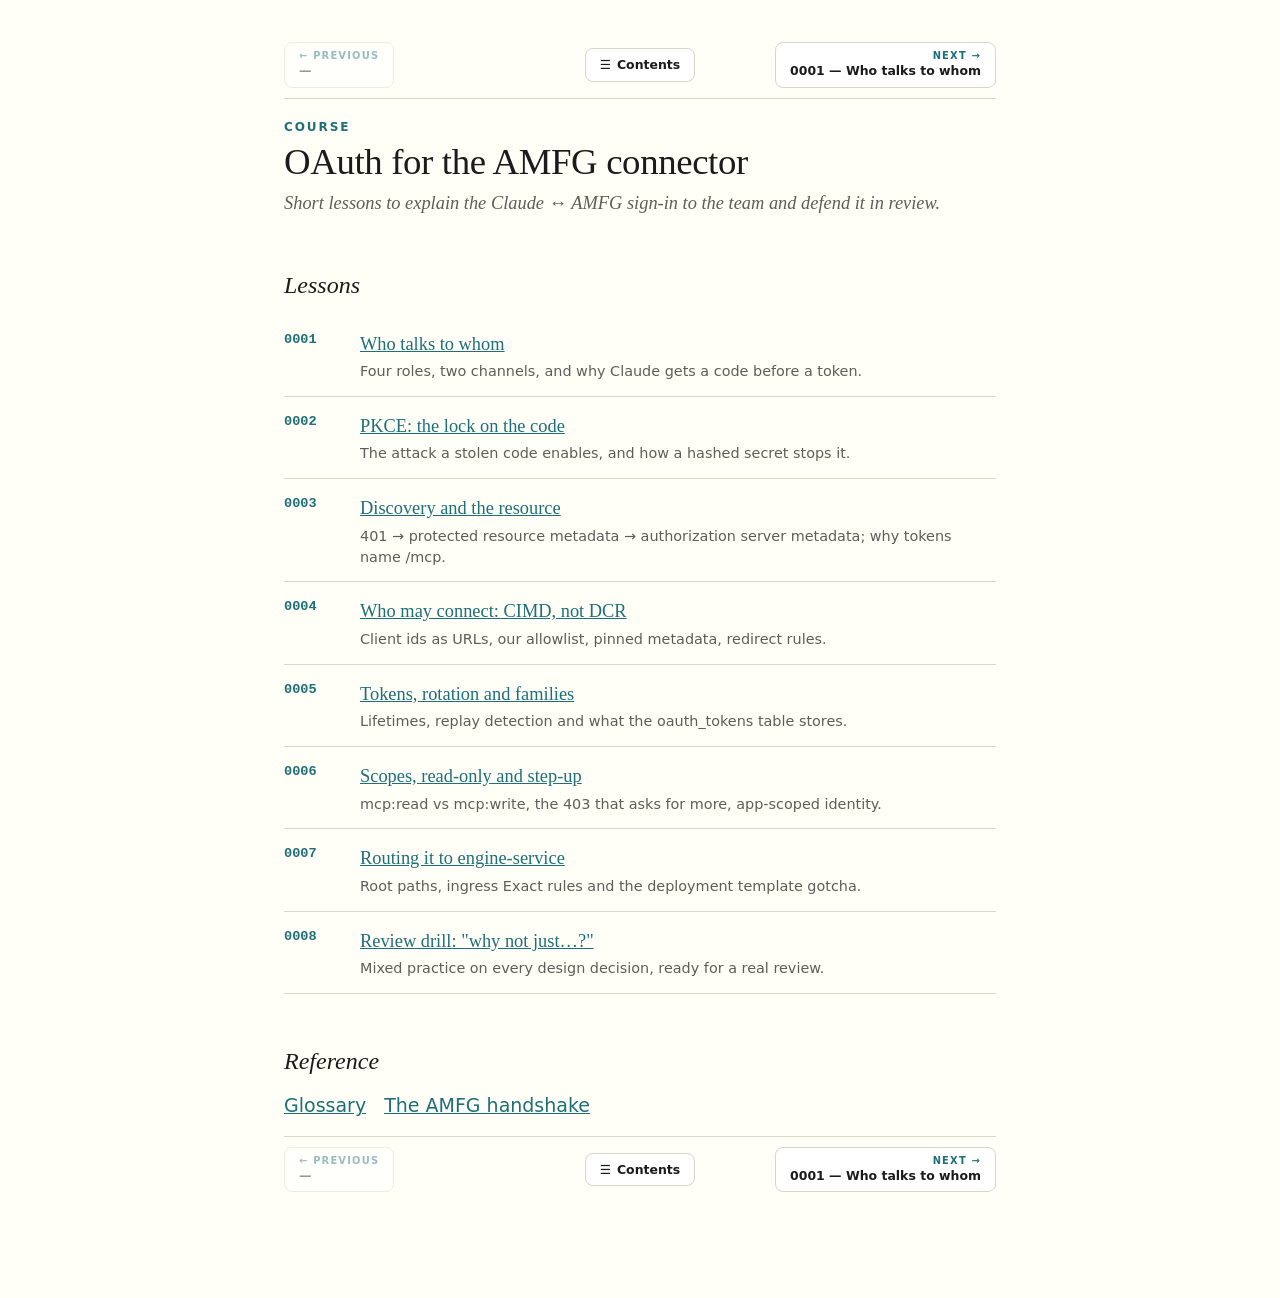
<file: index.html>
<!doctype html>
<html lang="en">
<head>
<meta charset="utf-8">
<meta name="viewport" content="width=device-width, initial-scale=1">
<title>OAuth for the AMFG connector — Contents</title>
<link rel="stylesheet" href="assets/course.css">
<style>
  .toc-list { list-style: none; padding: 0; margin: 0; counter-reset: none; }
  .toc-list li { display: grid; grid-template-columns: 64px 1fr; gap: 12px; padding: 14px 0; border-bottom: 1px solid var(--rule); margin: 0; }
  .toc-list .n { font: 600 0.85rem var(--mono); color: var(--accent); padding-top: 3px; }
  .toc-list a, .toc-list .title { font-size: 1.15rem; }
  .toc-list .soon { color: var(--soft); }
  .toc-list .soon .title::after { content: ' · coming soon'; font: 600 0.65rem var(--sans); letter-spacing: .12em; text-transform: uppercase; }
  .toc-list p { margin: 2px 0 0; font: 0.9rem/1.45 var(--sans); color: var(--soft); }
  .refs a { margin-right: 18px; font-family: var(--sans); }
</style>
</head>
<body>
<main>
<nav class="lesson-nav" data-auto></nav>
<div class="kicker">Course</div>
<h1>OAuth for the AMFG connector</h1>
<p class="subtitle">Short lessons to explain the Claude ↔ AMFG sign-in to the team and defend it in review.</p>
<h2>Lessons</h2>
<ol class="toc-list" id="lessons"></ol>
<h2>Reference</h2>
<p class="refs" id="refs"></p>
<footer><nav class="lesson-nav" data-auto></nav></footer>
</main>
<script src="assets/nav.js"></script>
<script>
  document.getElementById('lessons').innerHTML = COURSE.lessons.map((l) => `
    <li class="${l.ready ? '' : 'soon'}"><span class="n">${l.n}</span><div>${l.ready ? `<a href="${l.file}">${l.title}</a>` : `<span class="title">${l.title}</span>`}<p>${l.teaser}</p></div></li>`).join('');
  document.getElementById('refs').innerHTML = COURSE.references.map((r) => `<a href="${r.file}">${r.title}</a>`).join('');
</script>
</body>
</html>
</file>
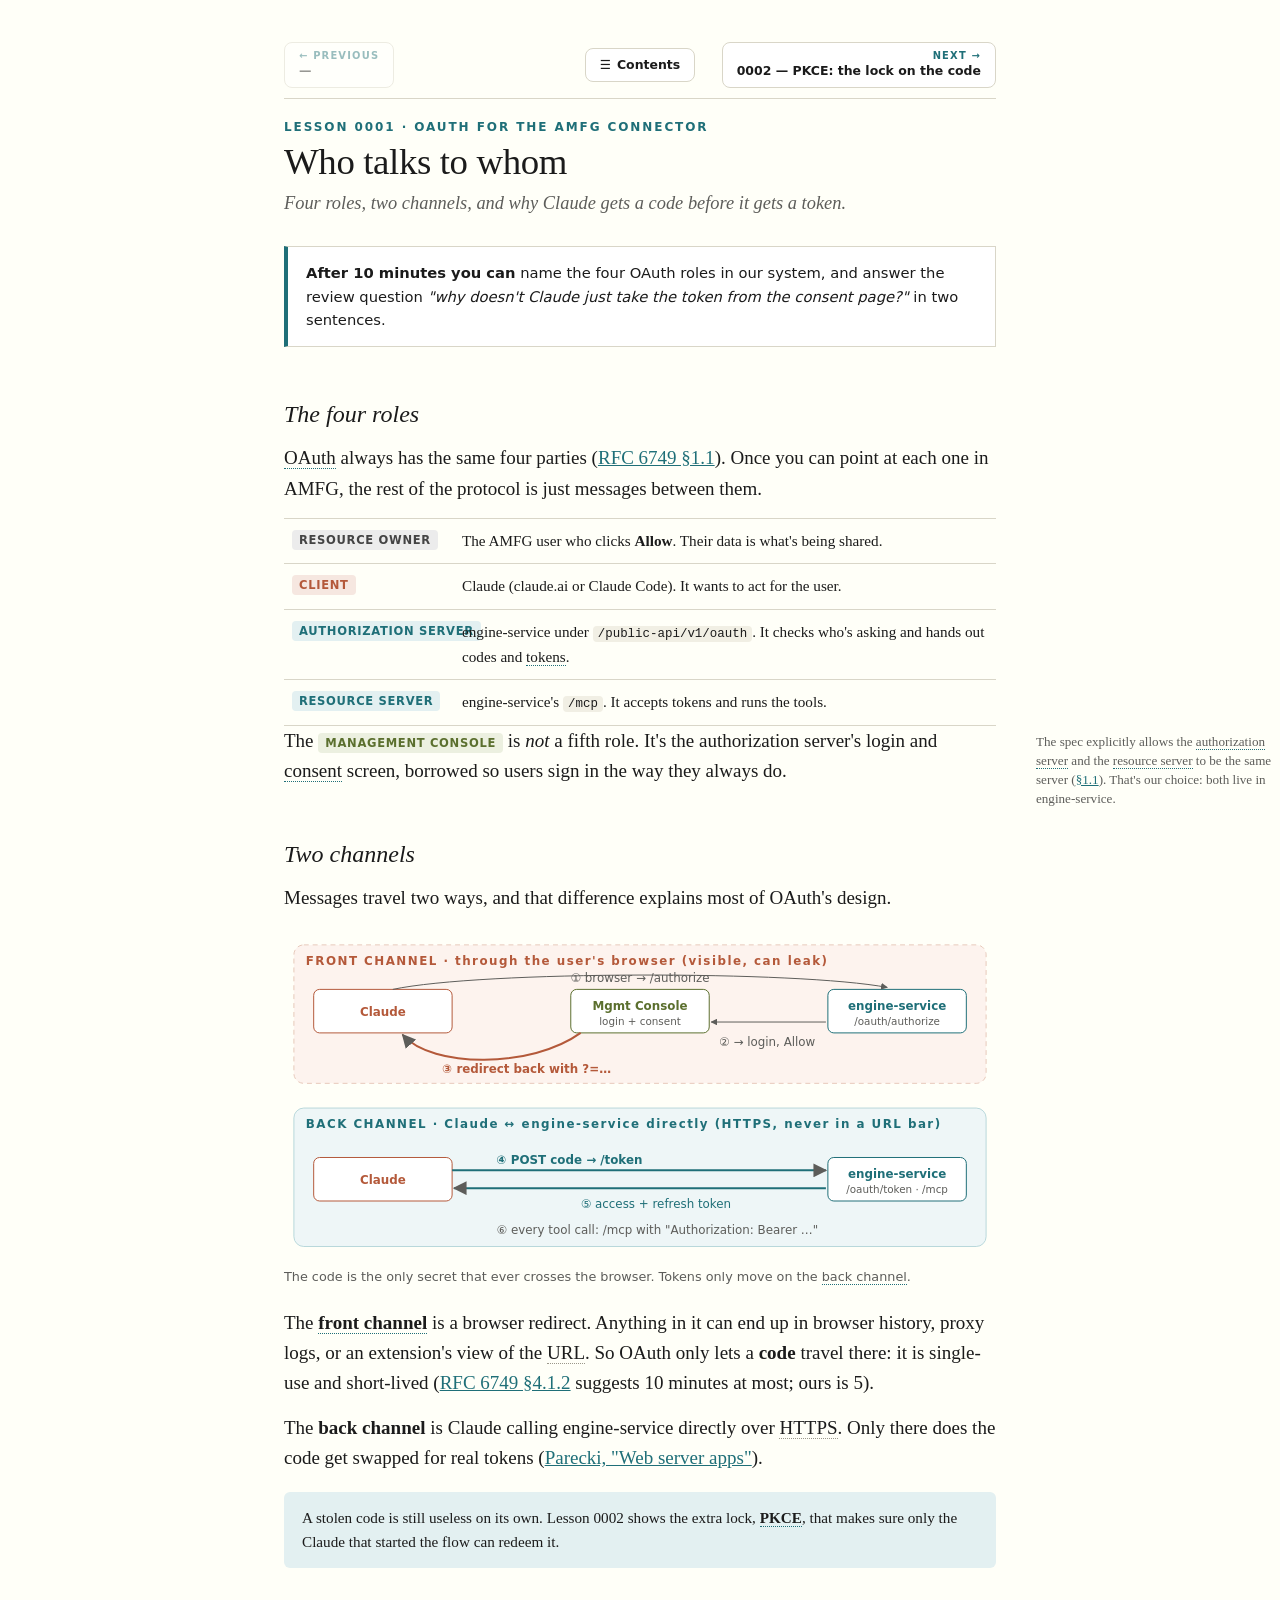
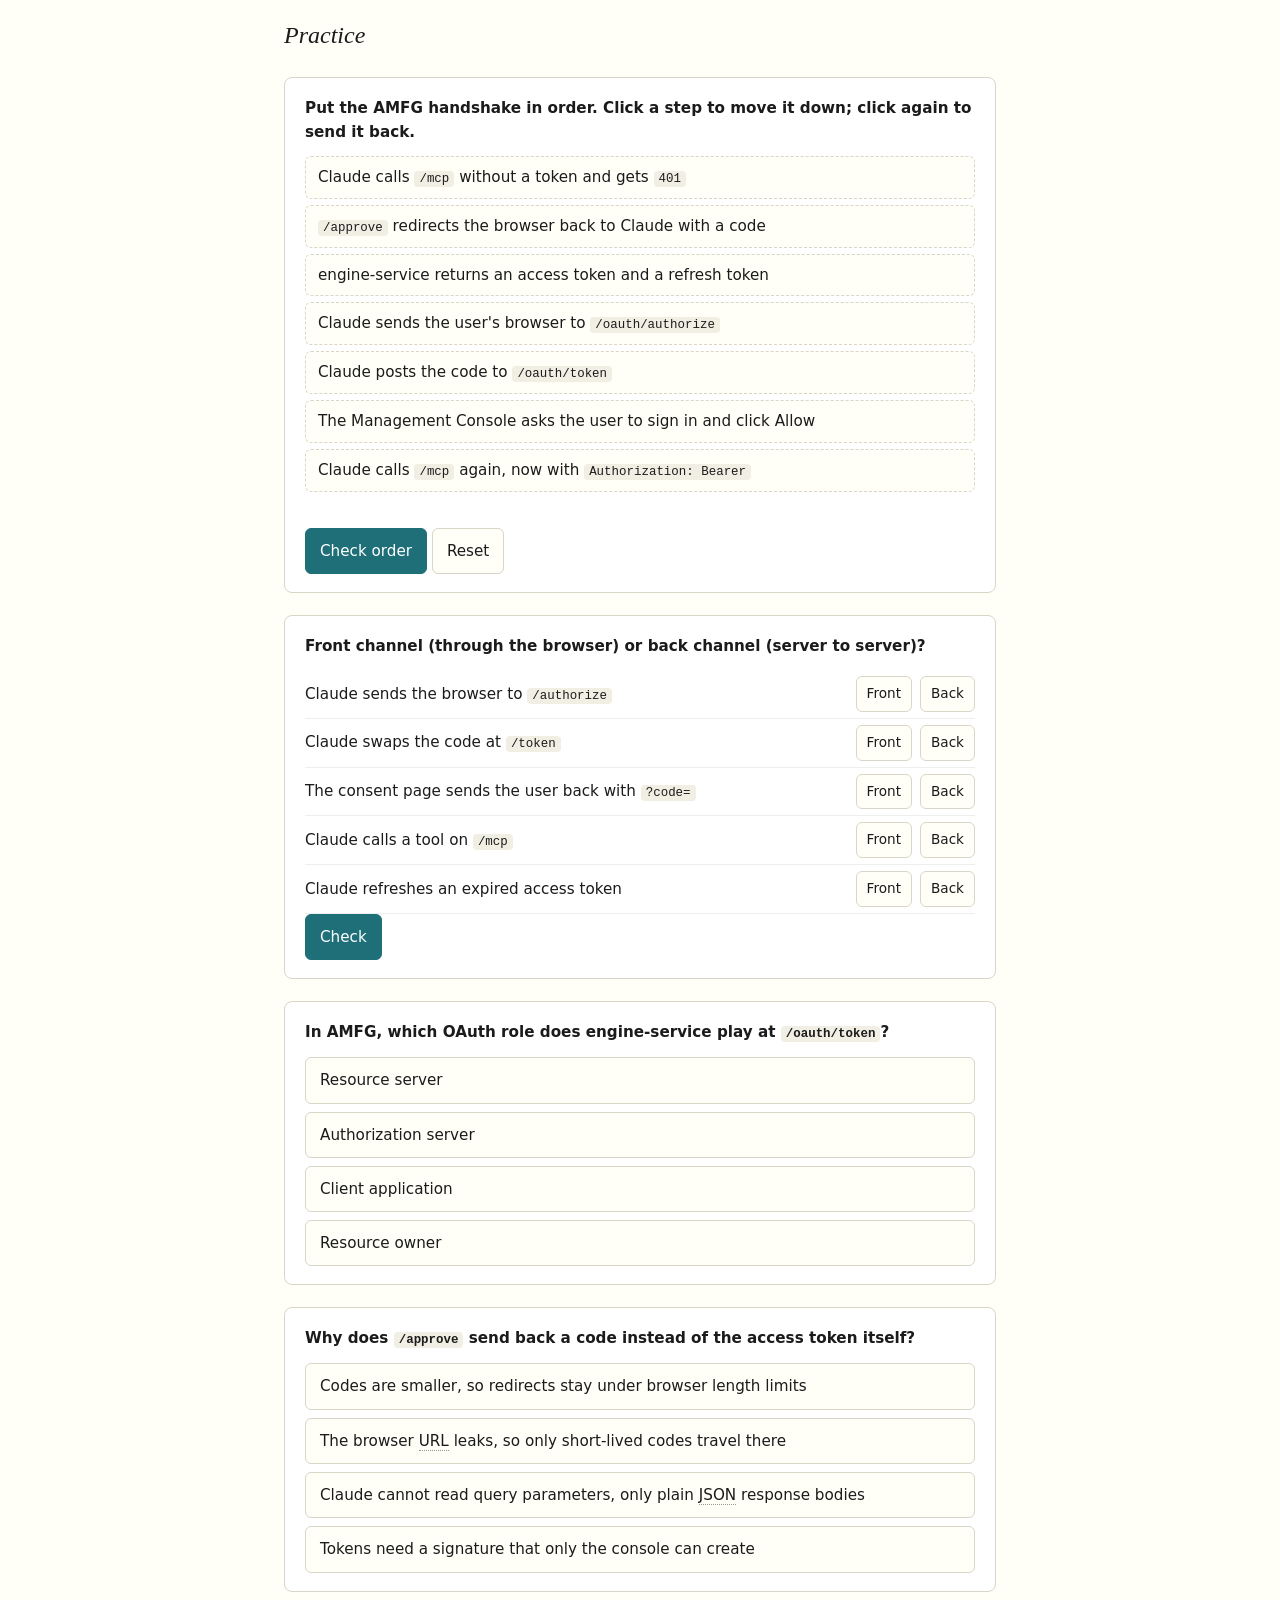
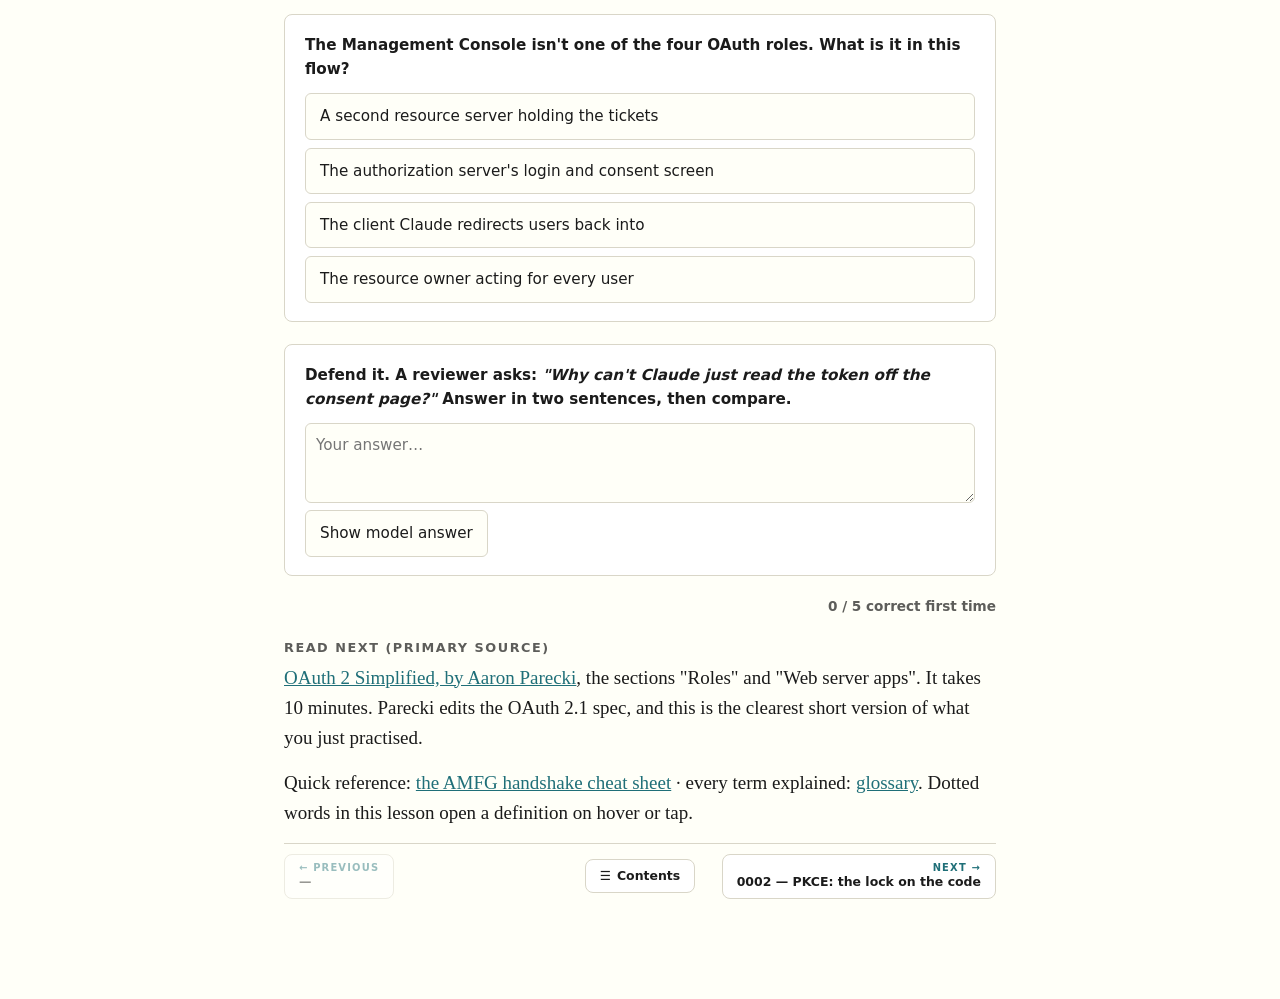
<file: lessons/0001-who-talks-to-whom.html>
<!doctype html>
<html lang="en">
<head>
<meta charset="utf-8">
<meta name="viewport" content="width=device-width, initial-scale=1">
<title>0001 — Who talks to whom</title>
<link rel="stylesheet" href="../assets/course.css">
</head>
<body>
<main>
<nav class="lesson-nav" data-auto></nav>

<div class="kicker">Lesson 0001 · OAuth for the AMFG connector</div>
<h1>Who talks to whom</h1>
<p class="subtitle">Four roles, two channels, and why Claude gets a <em>code</em> before it gets a token.</p>

<div class="goal"><b>After 10 minutes you can</b> name the four OAuth roles in our system, and answer the review question <i>"why doesn't Claude just take the token from the consent page?"</i> in two sentences.</div>

<h2>The four roles</h2>
<p><dfn data-t="oauth">OAuth</dfn> always has the same four parties (<a href="https://www.rfc-editor.org/rfc/rfc6749#section-1.1">RFC 6749 §1.1</a>). Once you can point at each one in AMFG, the rest of the protocol is just messages between them.</p>
<div class="defs">
  <div><span class="actor user">Resource owner</span></div><div>The AMFG user who clicks <b>Allow</b>. Their data is what's being shared.</div>
  <div><span class="actor claude">Client</span></div><div>Claude (claude.ai or Claude Code). It wants to act for the user.</div>
  <div><span class="actor engine">Authorization server</span></div><div>engine-service under <code>/public-api/v1/oauth</code>. It checks who's asking and hands out codes and <dfn data-t="access-token">tokens</dfn>.</div>
  <div><span class="actor engine">Resource server</span></div><div>engine-service's <code>/mcp</code>. It accepts tokens and runs the tools.</div>
</div>
<p class="aside">The spec explicitly allows the <dfn data-t="authorization-server">authorization server</dfn> and the <dfn data-t="resource-server">resource server</dfn> to be the same server (<a href="https://www.rfc-editor.org/rfc/rfc6749#section-1.1">§1.1</a>). That's our choice: both live in engine-service.</p>
<p>The <span class="actor mc">Management Console</span> is <i>not</i> a fifth role. It's the authorization server's login and <dfn data-t="consent">consent</dfn> screen, borrowed so users sign in the way they always do.</p>

<h2>Two channels</h2>
<p>Messages travel two ways, and that difference explains most of OAuth's design.</p>
<figure>
<svg viewBox="0 0 720 330" role="img" aria-label="Front channel through the browser and back channel server to server">
  <defs><marker id="ar" viewBox="0 0 10 10" refX="9" refY="5" markerWidth="7" markerHeight="7" orient="auto"><path d="M0,0 L10,5 L0,10z" fill="#5d5d5a"/></marker></defs>
  <g font-family="Inter, system-ui, sans-serif" font-size="12">
    <rect x="10" y="10" width="700" height="140" rx="10" fill="#fdf3ee" stroke="#e7c9bb" stroke-dasharray="5 4"/>
    <text x="22" y="30" fill="#b4593a" font-weight="700" letter-spacing="1.5">FRONT CHANNEL · through the user's browser (visible, can leak)</text>
    <rect x="10" y="175" width="700" height="140" rx="10" fill="#eef6f7" stroke="#b9d8db"/>
    <text x="22" y="195" fill="#1f6f78" font-weight="700" letter-spacing="1.5">BACK CHANNEL · Claude ↔ engine-service directly (HTTPS, never in a URL bar)</text>

    <rect x="30" y="55" width="140" height="44" rx="6" fill="#fff" stroke="#b4593a"/><text x="100" y="82" text-anchor="middle" fill="#b4593a" font-weight="700">Claude</text>
    <rect x="290" y="55" width="140" height="44" rx="6" fill="#fff" stroke="#5b6f2e"/><text x="360" y="76" text-anchor="middle" fill="#5b6f2e" font-weight="700">Mgmt Console</text><text x="360" y="91" text-anchor="middle" fill="#5d5d5a" font-size="10.5">login + consent</text>
    <rect x="550" y="55" width="140" height="44" rx="6" fill="#fff" stroke="#1f6f78"/><text x="620" y="76" text-anchor="middle" fill="#1f6f78" font-weight="700">engine-service</text><text x="620" y="91" text-anchor="middle" fill="#5d5d5a" font-size="10.5">/oauth/authorize</text>
    <path d="M110,55 C200,36 520,36 610,53" fill="none" stroke="#5d5d5a" marker-end="url(#ar)"/><text x="360" y="48" text-anchor="middle" fill="#5d5d5a">① browser → /authorize</text>
    <line x1="548" y1="88" x2="432" y2="88" stroke="#5d5d5a" marker-end="url(#ar)"/><text x="440" y="112" fill="#5d5d5a">② → login, Allow</text>
    <path d="M300,99 C250,135 150,135 120,101" fill="none" stroke="#b4593a" stroke-width="2" marker-end="url(#ar)"/><text x="160" y="140" fill="#b4593a" font-weight="700">③ redirect back with ?<dfn data-t="authorization-code">code</dfn>=…</text>

    <rect x="30" y="225" width="140" height="44" rx="6" fill="#fff" stroke="#b4593a"/><text x="100" y="252" text-anchor="middle" fill="#b4593a" font-weight="700">Claude</text>
    <rect x="550" y="225" width="140" height="44" rx="6" fill="#fff" stroke="#1f6f78"/><text x="620" y="246" text-anchor="middle" fill="#1f6f78" font-weight="700">engine-service</text><text x="620" y="261" text-anchor="middle" fill="#5d5d5a" font-size="10.5">/oauth/token · /mcp</text>
    <line x1="170" y1="238" x2="548" y2="238" stroke="#1f6f78" stroke-width="2" marker-end="url(#ar)"/><text x="215" y="232" fill="#1f6f78" font-weight="700">④ POST code → /token</text>
    <line x1="548" y1="256" x2="172" y2="256" stroke="#1f6f78" stroke-width="2" marker-end="url(#ar)"/><text x="300" y="276" fill="#1f6f78">⑤ access + refresh token</text>
    <text x="215" y="302" fill="#5d5d5a">⑥ every tool call: /mcp with "Authorization: Bearer …"</text>
  </g>
</svg>
<figcaption>The code is the only secret that ever crosses the browser. Tokens only move on the <dfn data-t="back-channel">back channel</dfn>.</figcaption>
</figure>
<p>The <b><dfn data-t="front-channel">front channel</dfn></b> is a browser redirect. Anything in it can end up in browser history, proxy logs, or an extension's view of the URL. So OAuth only lets a <b>code</b> travel there: it is single-use and short-lived (<a href="https://www.rfc-editor.org/rfc/rfc6749#section-4.1.2">RFC 6749 §4.1.2</a> suggests 10 minutes at most; ours is 5).</p>
<p>The <b>back channel</b> is Claude calling engine-service directly over HTTPS. Only there does the code get swapped for real tokens (<a href="https://aaronparecki.com/oauth-2-simplified/#web-server-apps">Parecki, "Web server apps"</a>).</p>
<div class="callout">A stolen code is still useless on its own. Lesson 0002 shows the extra lock, <b><dfn data-t="pkce">PKCE</dfn></b>, that makes sure only the Claude that started the flow can redeem it.</div>

<h2>Practice</h2>

<div class="exercise order" id="order-steps" data-solution="a,b,c,d,e,f,g">
  <div class="prompt">Put the AMFG handshake in order. Click a step to move it down; click again to send it back.</div>
  <div class="order-pool">
    <div class="item" data-id="a">Claude calls <code>/mcp</code> without a token and gets <code>401</code></div>
    <div class="item" data-id="b">Claude sends the user's browser to <code>/oauth/authorize</code></div>
    <div class="item" data-id="c">The Management Console asks the user to sign in and click Allow</div>
    <div class="item" data-id="d"><code>/approve</code> redirects the browser back to Claude with a code</div>
    <div class="item" data-id="e">Claude posts the code to <code>/oauth/token</code></div>
    <div class="item" data-id="f">engine-service returns an access token and a refresh token</div>
    <div class="item" data-id="g">Claude calls <code>/mcp</code> again, now with <code>Authorization: Bearer</code></div>
  </div>
  <div class="order-picked"></div>
  <button class="btn primary check">Check order</button> <button class="btn reset">Reset</button>
  <div class="feedback" data-right="Right: discover, send the browser off, consent, code back, swap it, use the token." data-wrong="Not quite. Hint: nothing can be swapped before the user has clicked Allow."></div>
</div>

<div class="exercise sort" id="sort-channels">
  <div class="prompt">Front channel (through the browser) or back channel (server to server)?</div>
  <div class="sort-row" data-answer="front"><span>Claude sends the browser to <code>/authorize</code></span><button class="btn" data-pick="front">Front</button><button class="btn" data-pick="back">Back</button></div>
  <div class="sort-row" data-answer="back"><span>Claude swaps the code at <code>/token</code></span><button class="btn" data-pick="front">Front</button><button class="btn" data-pick="back">Back</button></div>
  <div class="sort-row" data-answer="front"><span>The consent page sends the user back with <code>?code=</code></span><button class="btn" data-pick="front">Front</button><button class="btn" data-pick="back">Back</button></div>
  <div class="sort-row" data-answer="back"><span>Claude calls a tool on <code>/mcp</code></span><button class="btn" data-pick="front">Front</button><button class="btn" data-pick="back">Back</button></div>
  <div class="sort-row" data-answer="back"><span>Claude refreshes an expired access token</span><button class="btn" data-pick="front">Front</button><button class="btn" data-pick="back">Back</button></div>
  <button class="btn primary check">Check</button>
  <div class="feedback" data-right="Exactly: only the redirects touch the browser. Everything carrying a token is back channel." data-wrong="Red rows are wrong. Rule of thumb: does a URL bar ever show it? Then it's front channel."></div>
</div>

<div class="exercise mcq" data-answer="as">
  <div class="prompt">In AMFG, which OAuth role does engine-service play at <code>/oauth/token</code>?</div>
  <div class="opts">
    <button class="opt" data-key="rs">Resource server</button>
    <button class="opt" data-key="as">Authorization server</button>
    <button class="opt" data-key="cl">Client application</button>
    <button class="opt" data-key="ro">Resource owner</button>
  </div>
  <div class="feedback" data-right="Yes. /oauth/* is the authorization server; /mcp is the resource server. Same service, two roles." data-wrong="Look again: who hands out tokens, and who only accepts them?"></div>
</div>

<div class="exercise mcq" data-answer="leak">
  <div class="prompt">Why does <code>/approve</code> send back a code instead of the access token itself?</div>
  <div class="opts">
    <button class="opt" data-key="size">Codes are smaller, so redirects stay under browser length limits</button>
    <button class="opt" data-key="leak">The browser URL leaks, so only short-lived codes travel there</button>
    <button class="opt" data-key="json">Claude cannot read query parameters, only plain JSON response bodies</button>
    <button class="opt" data-key="sig">Tokens need a signature that only the console can create</button>
  </div>
  <div class="feedback" data-right="Right. The front channel can leak, so it only carries a single-use, short-lived code." data-wrong="Think about where a redirect URL can end up: history, logs, extensions."></div>
</div>

<div class="exercise mcq" data-answer="ui">
  <div class="prompt">The Management Console isn't one of the four OAuth roles. What is it in this flow?</div>
  <div class="opts">
    <button class="opt" data-key="rs">A second resource server holding the tickets</button>
    <button class="opt" data-key="ui">The authorization server's login and consent screen</button>
    <button class="opt" data-key="cl">The client Claude redirects users back into</button>
    <button class="opt" data-key="ro">The resource owner acting for every user</button>
  </div>
  <div class="feedback" data-right="Yes. It's engine-service's user interface for sign-in and consent; /approve is the step that actually issues the code." data-wrong="Not that one. Who decides whether a code gets issued, and where does the user click Allow?"></div>
</div>

<div class="exercise recall">
  <div class="prompt">Defend it. A reviewer asks: <i>"Why can't Claude just read the token off the consent page?"</i> Answer in two sentences, then compare.</div>
  <textarea placeholder="Your answer…"></textarea>
  <button class="btn reveal">Show model answer</button>
  <div class="model">The consent page lives in the browser, which is the front channel. URLs there can leak through history, logs or extensions, so it only carries a 5-minute, single-use code. Claude swaps that code for tokens on a direct HTTPS call to <code>/oauth/token</code>, and with PKCE (next lesson) only the Claude that started the flow can do that swap.</div>
</div>

<div class="score"></div>

<h3>Read next (primary source)</h3>
<p><a href="https://aaronparecki.com/oauth-2-simplified/">OAuth 2 Simplified, by Aaron Parecki</a>, the sections "Roles" and "Web server apps". It takes 10 minutes. Parecki edits the OAuth 2.1 spec, and this is the clearest short version of what you just practised.</p>
<p>Quick reference: <a href="../reference/handshake.html">the AMFG handshake cheat sheet</a> · every term explained: <a href="../reference/glossary.html">glossary</a>. Dotted words in this lesson open a definition on hover or tap.</p>


<footer><nav class="lesson-nav" data-auto></nav></footer>
</main>
<script src="../assets/quiz.js"></script>
<script src="../assets/terms.js"></script>
<script src="../assets/nav.js"></script>
</body>
</html>
</file>
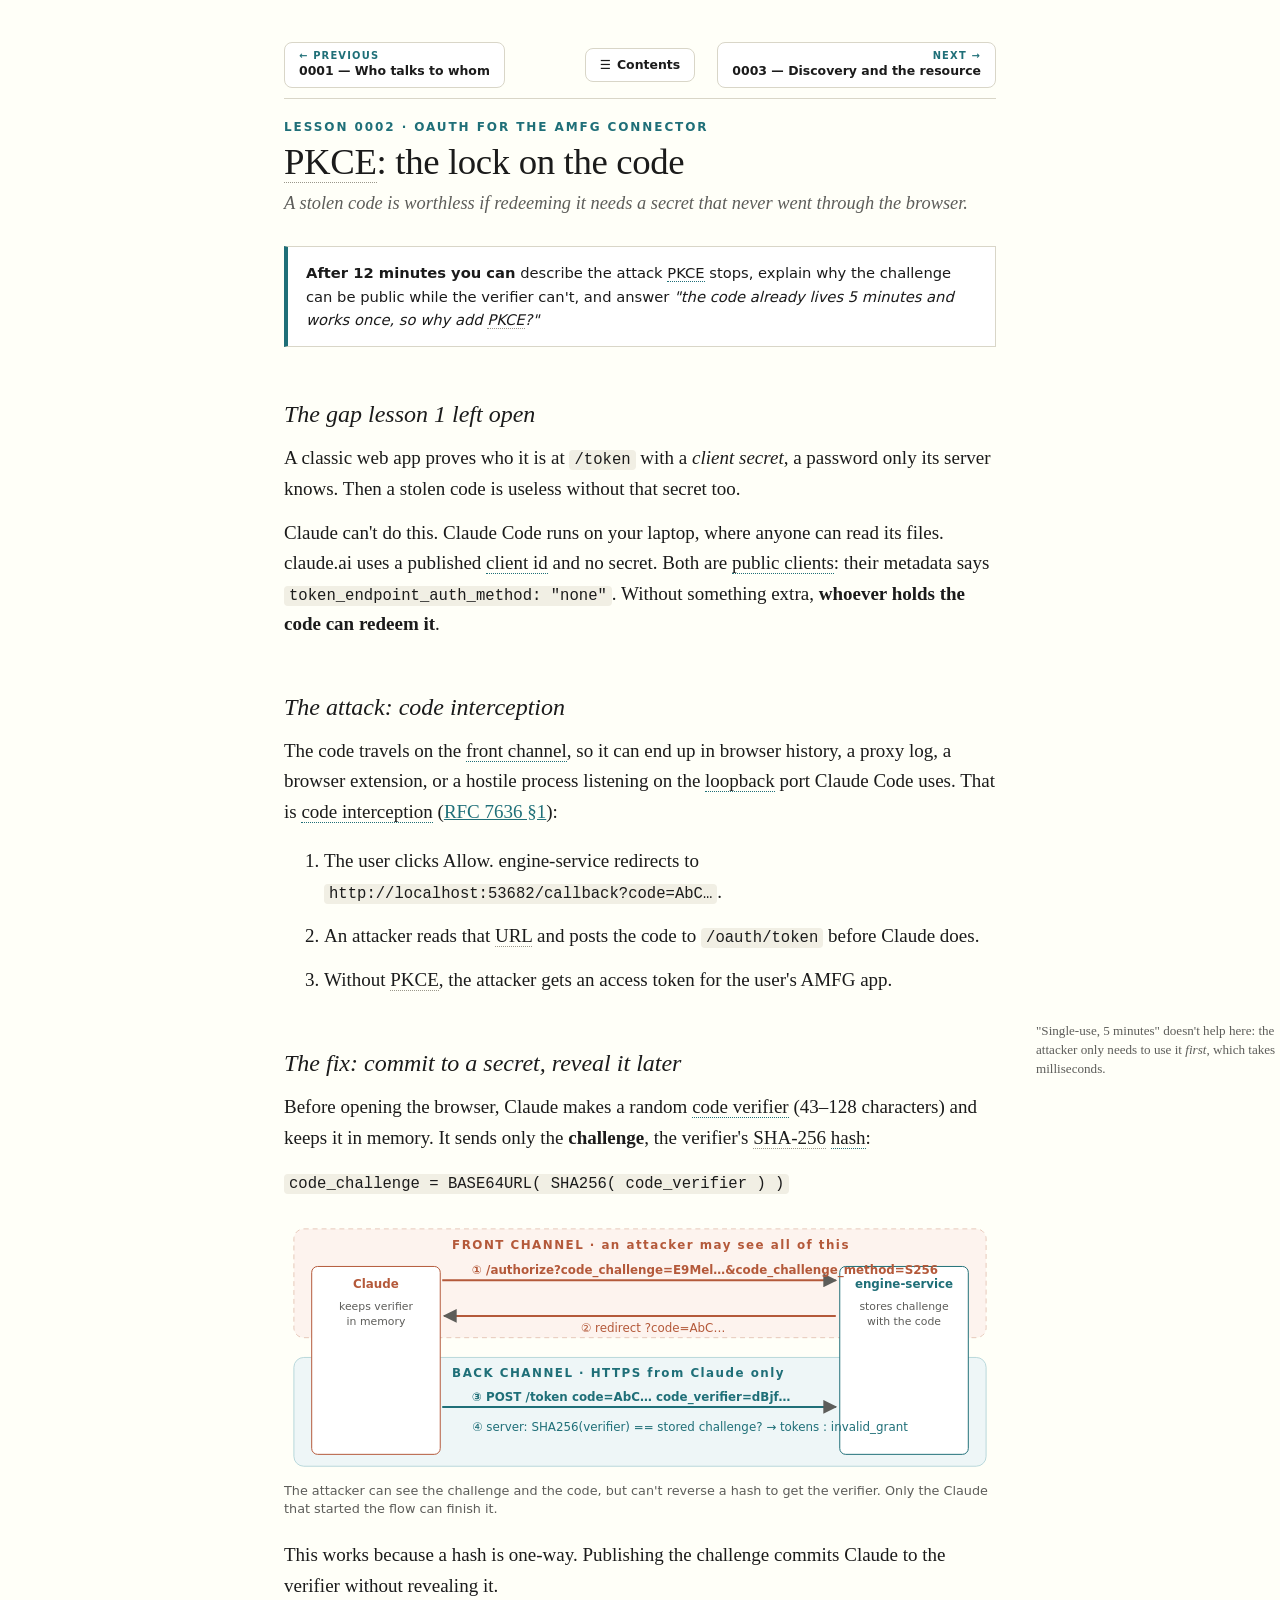
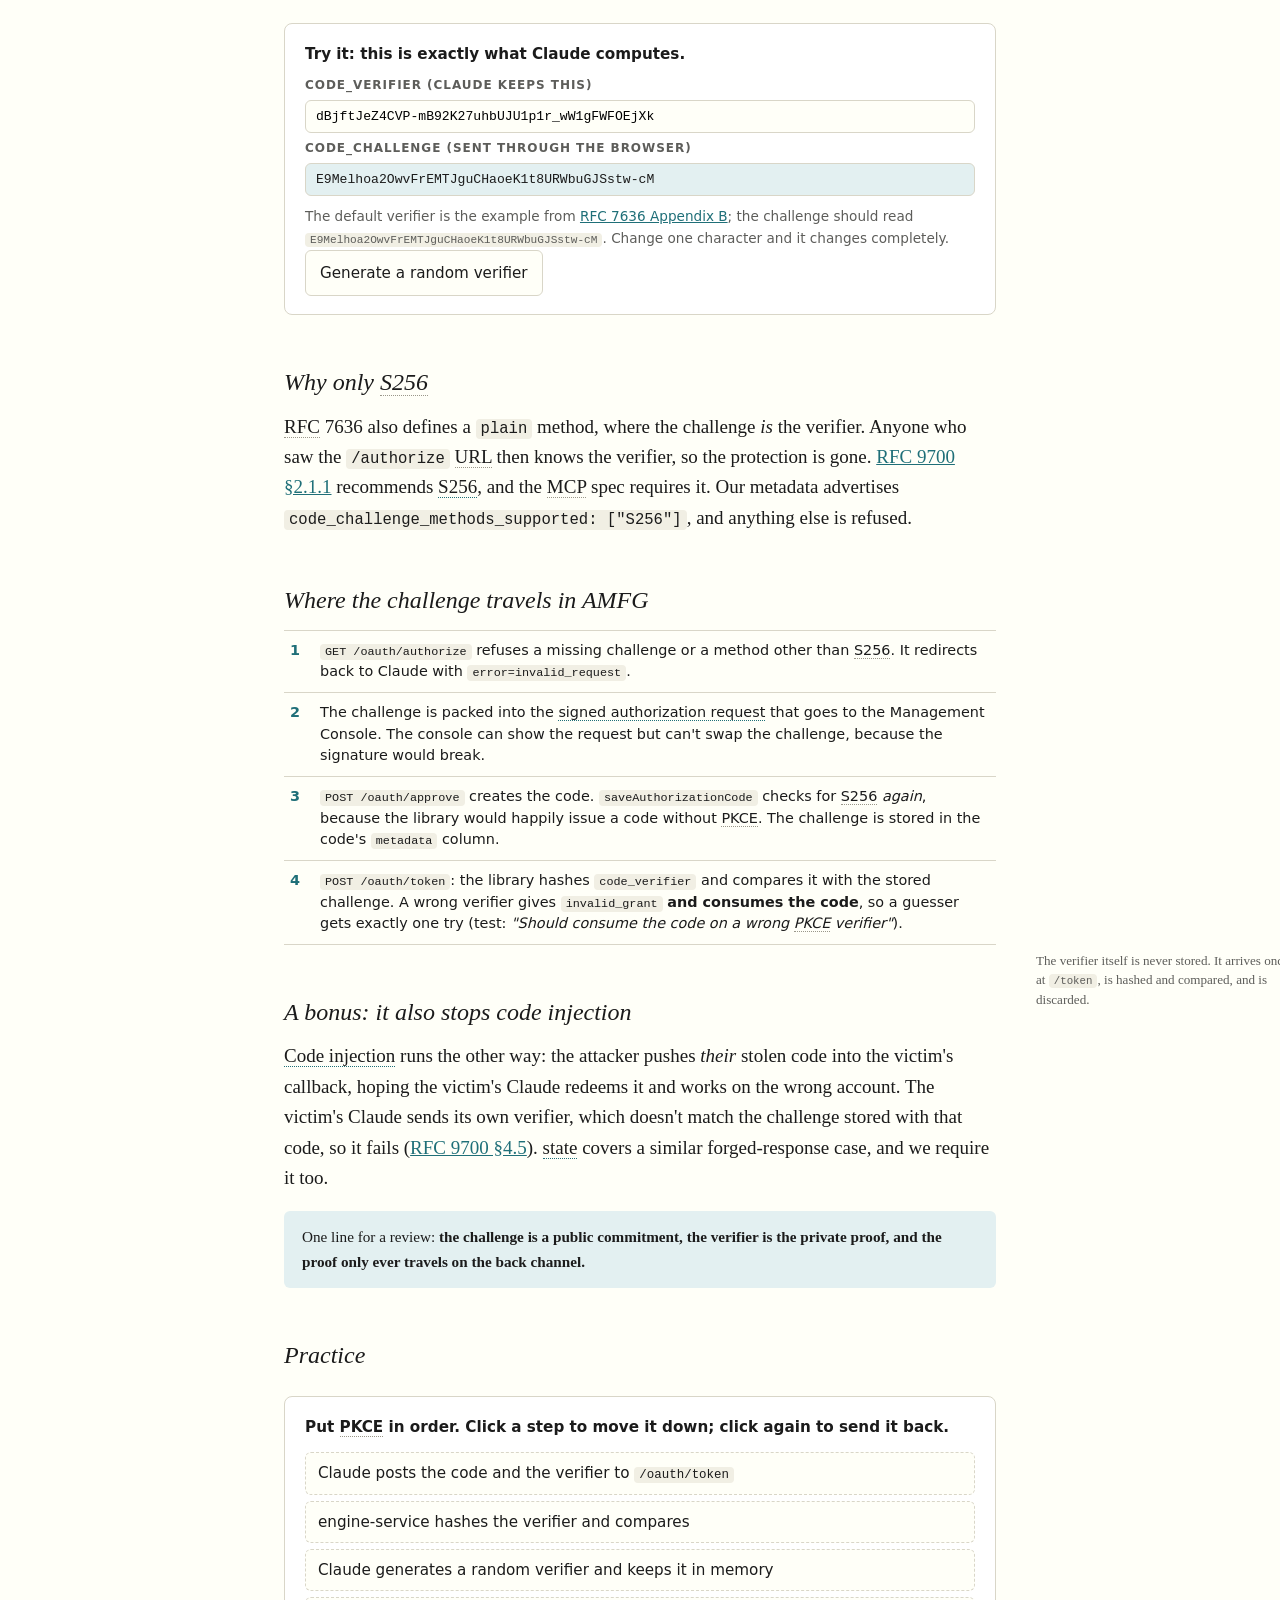
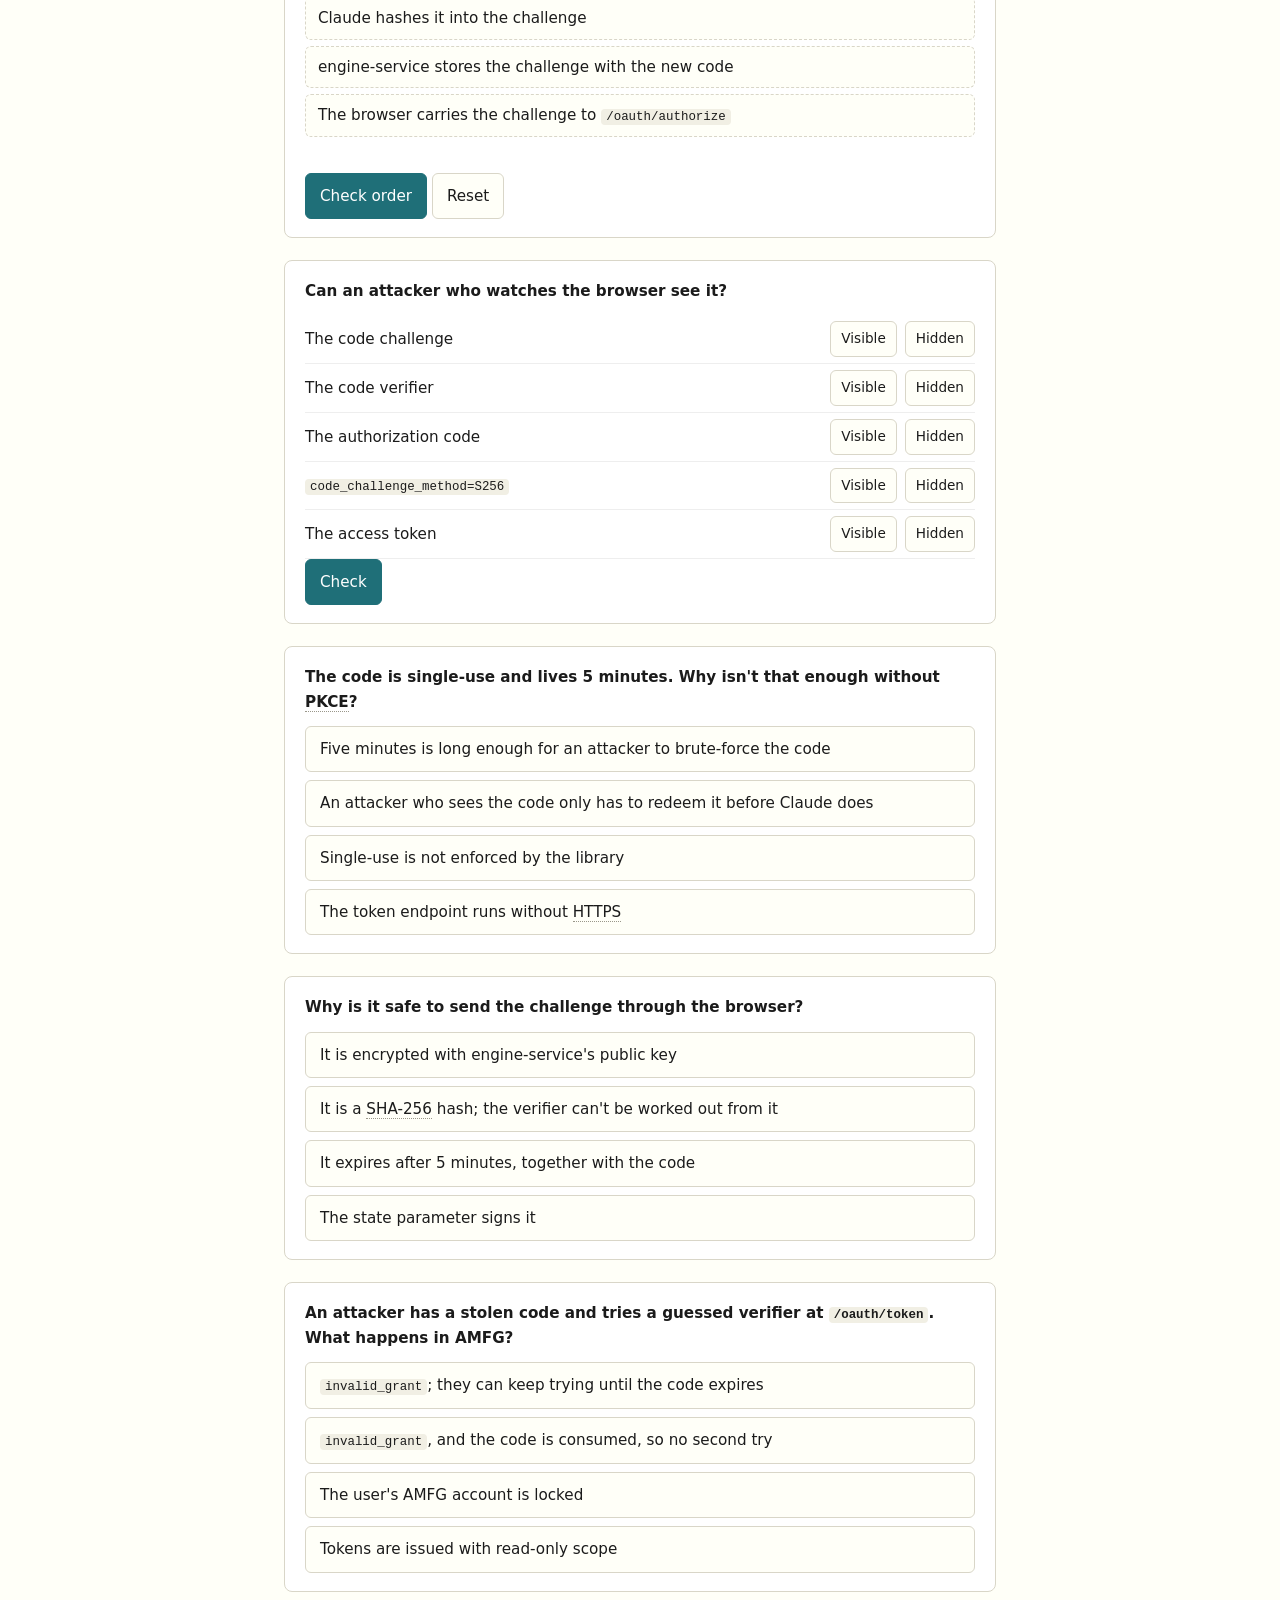
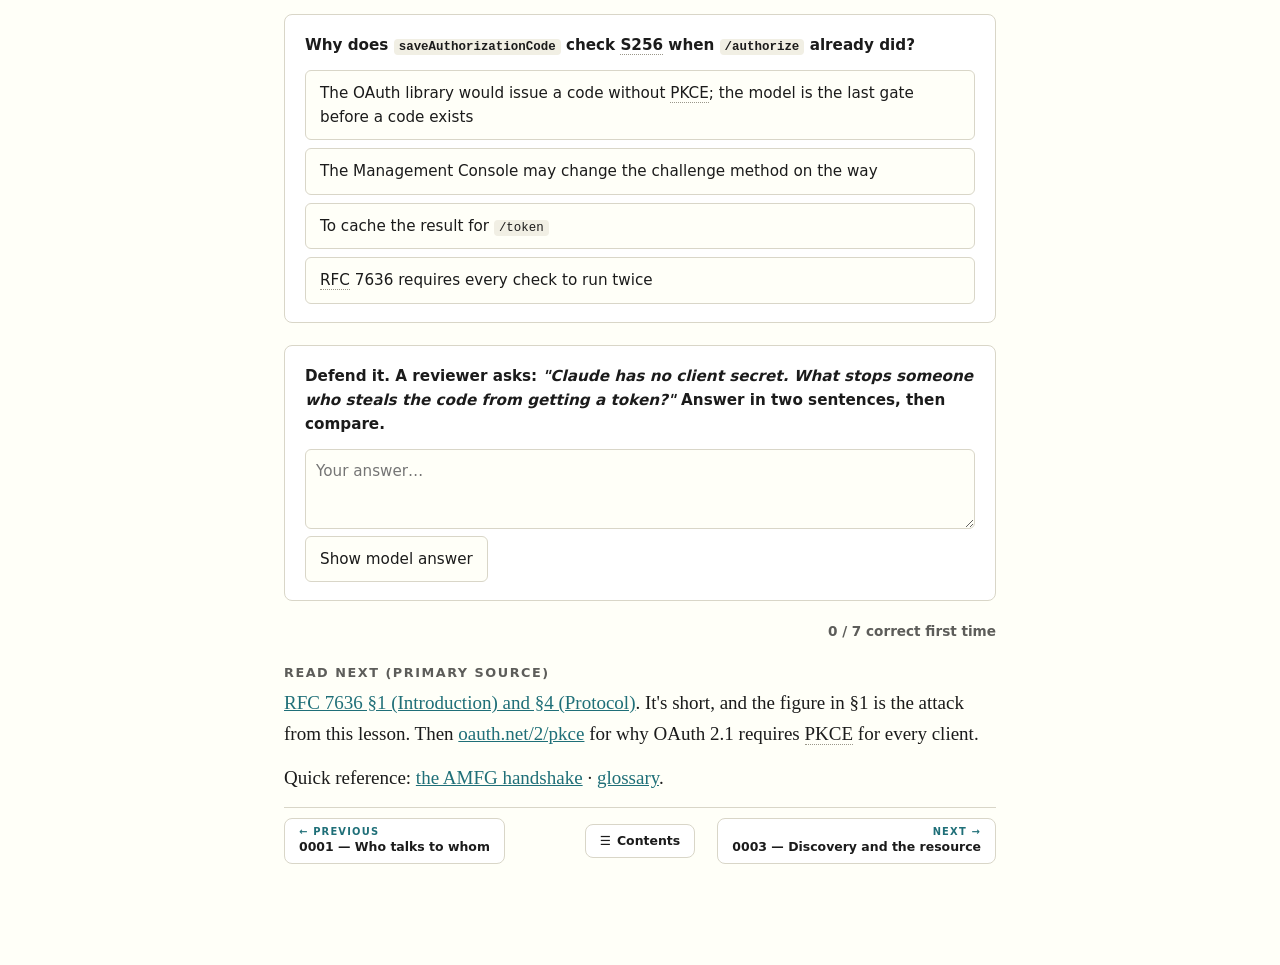
<file: lessons/0002-pkce.html>
<!doctype html>
<html lang="en">
<head>
<meta charset="utf-8">
<meta name="viewport" content="width=device-width, initial-scale=1">
<title>0002 — PKCE: the lock on the code</title>
<link rel="stylesheet" href="../assets/course.css">
<style>
  .lab { display: grid; gap: 8px; }
  .lab label { font: 600 0.75rem var(--sans); letter-spacing: .08em; text-transform: uppercase; color: var(--soft); }
  .lab output, .lab input { font: 0.82rem var(--mono); padding: 8px 10px; border: 1px solid var(--rule); border-radius: 6px; background: var(--paper); word-break: break-all; }
  .lab output { background: var(--accent-soft); min-height: 2.2em; }
  .where { display: grid; grid-template-columns: 30px 1fr; border-top: 1px solid var(--rule); font: 0.9rem/1.5 var(--sans); }
  .where > div { padding: 9px 6px; border-bottom: 1px solid var(--rule); }
  .where .n { font-weight: 700; color: var(--accent); }
</style>
</head>
<body>
<main>
<nav class="lesson-nav" data-auto></nav>

<div class="kicker">Lesson 0002 · OAuth for the AMFG connector</div>
<h1>PKCE: the lock on the code</h1>
<p class="subtitle">A stolen code is worthless if redeeming it needs a secret that never went through the browser.</p>

<div class="goal"><b>After 12 minutes you can</b> describe the attack <dfn data-t="pkce">PKCE</dfn> stops, explain why the challenge can be public while the verifier can't, and answer <i>"the code already lives 5 minutes and works once, so why add PKCE?"</i></div>

<h2>The gap lesson 1 left open</h2>
<p>A classic web app proves who it is at <code>/token</code> with a <i>client secret</i>, a password only its server knows. Then a stolen code is useless without that secret too.</p>
<p>Claude can't do this. Claude Code runs on your laptop, where anyone can read its files. claude.ai uses a published <dfn data-t="client-id">client id</dfn> and no secret. Both are <dfn data-t="public-client">public clients</dfn>: their metadata says <code>token_endpoint_auth_method: "none"</code>. Without something extra, <b>whoever holds the code can redeem it</b>.</p>

<h2>The attack: code interception</h2>
<p>The code travels on the <dfn data-t="front-channel">front channel</dfn>, so it can end up in browser history, a proxy log, a browser extension, or a hostile process listening on the <dfn data-t="loopback">loopback</dfn> port Claude Code uses. That is <dfn data-t="code-interception">code interception</dfn> (<a href="https://www.rfc-editor.org/rfc/rfc7636#section-1">RFC 7636 §1</a>):</p>
<ol>
  <li>The user clicks Allow. engine-service redirects to <code>http://localhost:53682/callback?code=AbC…</code>.</li>
  <li>An attacker reads that URL and posts the code to <code>/oauth/token</code> before Claude does.</li>
  <li>Without PKCE, the attacker gets an access token for the user's AMFG app.</li>
</ol>
<p class="aside">"Single-use, 5 minutes" doesn't help here: the attacker only needs to use it <i>first</i>, which takes milliseconds.</p>

<h2>The fix: commit to a secret, reveal it later</h2>
<p>Before opening the browser, Claude makes a random <dfn data-t="code-verifier">code verifier</dfn> (43–128 characters) and keeps it in memory. It sends only the <b>challenge</b>, the verifier's SHA-256 <dfn data-t="hash">hash</dfn>:</p>
<p><code>code_challenge = BASE64URL( SHA256( code_verifier ) )</code></p>
<figure>
<svg viewBox="0 0 720 260" role="img" aria-label="Challenge goes through the browser, verifier only to the token endpoint">
  <defs><marker id="a2" viewBox="0 0 10 10" refX="9" refY="5" markerWidth="7" markerHeight="7" orient="auto"><path d="M0,0 L10,5 L0,10z" fill="#5d5d5a"/></marker></defs>
  <g font-family="Inter, system-ui, sans-serif" font-size="12">
    <rect x="10" y="10" width="700" height="110" rx="10" fill="#fdf3ee" stroke="#e7c9bb" stroke-dasharray="5 4"/>
    <text x="170" y="30" fill="#b4593a" font-weight="700" letter-spacing="1.5">FRONT CHANNEL · an attacker may see all of this</text>
    <rect x="10" y="140" width="700" height="110" rx="10" fill="#eef6f7" stroke="#b9d8db"/>
    <text x="170" y="160" fill="#1f6f78" font-weight="700" letter-spacing="1.5">BACK CHANNEL · HTTPS from Claude only</text>
    <rect x="28" y="48" width="130" height="190" rx="6" fill="#fff" stroke="#b4593a"/><text x="93" y="70" text-anchor="middle" fill="#b4593a" font-weight="700">Claude</text>
    <text x="93" y="92" text-anchor="middle" fill="#5d5d5a" font-size="11">keeps verifier</text><text x="93" y="107" text-anchor="middle" fill="#5d5d5a" font-size="11">in memory</text>
    <rect x="562" y="48" width="130" height="190" rx="6" fill="#fff" stroke="#1f6f78"/><text x="627" y="70" text-anchor="middle" fill="#1f6f78" font-weight="700">engine-service</text>
    <text x="627" y="92" text-anchor="middle" fill="#5d5d5a" font-size="11">stores challenge</text><text x="627" y="107" text-anchor="middle" fill="#5d5d5a" font-size="11">with the code</text>
    <line x1="160" y1="62" x2="558" y2="62" stroke="#b4593a" stroke-width="2" marker-end="url(#a2)"/><text x="190" y="56" fill="#b4593a" font-weight="700">① /authorize?code_challenge=E9Mel…&amp;code_challenge_method=S256</text>
    <line x1="558" y1="98" x2="162" y2="98" stroke="#b4593a" stroke-width="2" marker-end="url(#a2)"/><text x="300" y="114" fill="#b4593a">② redirect ?code=AbC…</text>
    <line x1="160" y1="190" x2="558" y2="190" stroke="#1f6f78" stroke-width="2" marker-end="url(#a2)"/><text x="190" y="184" fill="#1f6f78" font-weight="700">③ POST /token  code=AbC…  code_verifier=dBjf…</text>
    <text x="190" y="214" fill="#1f6f78">④ server: SHA256(verifier) == stored challenge? → tokens : invalid_grant</text>
  </g>
</svg>
<figcaption>The attacker can see the challenge and the code, but can't reverse a hash to get the verifier. Only the Claude that started the flow can finish it.</figcaption>
</figure>
<p>This works because a hash is one-way. Publishing the challenge commits Claude to the verifier without revealing it.</p>

<div class="exercise" id="lab">
  <div class="prompt">Try it: this is exactly what Claude computes.</div>
  <div class="lab">
    <label for="verifier">code_verifier (Claude keeps this)</label>
    <input id="verifier" value="dBjftJeZ4CVP-mB92K27uhbUJU1p1r_wW1gFWFOEjXk">
    <label>code_challenge (sent through the browser)</label>
    <output id="challenge"></output>
  </div>
  <p style="margin:10px 0 0;font-size:.85rem;color:var(--soft)">The default verifier is the example from <a href="https://www.rfc-editor.org/rfc/rfc7636#appendix-B">RFC 7636 Appendix B</a>; the challenge should read <code>E9Melhoa2OwvFrEMTJguCHaoeK1t8URWbuGJSstw-cM</code>. Change one character and it changes completely.</p>
  <button class="btn" id="newVerifier">Generate a random verifier</button>
</div>

<h2>Why only S256</h2>
<p>RFC 7636 also defines a <code>plain</code> method, where the challenge <i>is</i> the verifier. Anyone who saw the <code>/authorize</code> URL then knows the verifier, so the protection is gone. <a href="https://www.rfc-editor.org/rfc/rfc9700.html#section-2.1.1">RFC 9700 §2.1.1</a> recommends <dfn data-t="s256">S256</dfn>, and the MCP spec requires it. Our metadata advertises <code>code_challenge_methods_supported: ["S256"]</code>, and anything else is refused.</p>

<h2>Where the challenge travels in AMFG</h2>
<div class="where">
  <div class="n">1</div><div><code>GET /oauth/authorize</code> refuses a missing challenge or a method other than S256. It redirects back to Claude with <code>error=invalid_request</code>.</div>
  <div class="n">2</div><div>The challenge is packed into the <dfn data-t="signed-request">signed authorization request</dfn> that goes to the Management Console. The console can show the request but can't swap the challenge, because the signature would break.</div>
  <div class="n">3</div><div><code>POST /oauth/approve</code> creates the code. <code>saveAuthorizationCode</code> checks for S256 <i>again</i>, because the library would happily issue a code without PKCE. The challenge is stored in the code's <code>metadata</code> column.</div>
  <div class="n">4</div><div><code>POST /oauth/token</code>: the library hashes <code>code_verifier</code> and compares it with the stored challenge. A wrong verifier gives <code>invalid_grant</code> <b>and consumes the code</b>, so a guesser gets exactly one try (test: <i>"Should consume the code on a wrong PKCE verifier"</i>).</div>
</div>
<p class="aside">The verifier itself is never stored. It arrives once at <code>/token</code>, is hashed and compared, and is discarded.</p>

<h2>A bonus: it also stops code injection</h2>
<p><dfn data-t="code-injection">Code injection</dfn> runs the other way: the attacker pushes <i>their</i> stolen code into the victim's callback, hoping the victim's Claude redeems it and works on the wrong account. The victim's Claude sends its own verifier, which doesn't match the challenge stored with that code, so it fails (<a href="https://www.rfc-editor.org/rfc/rfc9700.html#section-4.5">RFC 9700 §4.5</a>). <dfn data-t="state">state</dfn> covers a similar forged-response case, and we require it too.</p>

<div class="callout">One line for a review: <b>the challenge is a public commitment, the verifier is the private proof, and the proof only ever travels on the back channel.</b></div>

<h2>Practice</h2>

<div class="exercise order" id="order-pkce" data-solution="a,b,c,d,e,f">
  <div class="prompt">Put PKCE in order. Click a step to move it down; click again to send it back.</div>
  <div class="order-pool">
    <div class="item" data-id="a">Claude generates a random verifier and keeps it in memory</div>
    <div class="item" data-id="b">Claude hashes it into the challenge</div>
    <div class="item" data-id="c">The browser carries the challenge to <code>/oauth/authorize</code></div>
    <div class="item" data-id="d">engine-service stores the challenge with the new code</div>
    <div class="item" data-id="e">Claude posts the code and the verifier to <code>/oauth/token</code></div>
    <div class="item" data-id="f">engine-service hashes the verifier and compares</div>
  </div>
  <div class="order-picked"></div>
  <button class="btn primary check">Check order</button> <button class="btn reset">Reset</button>
  <div class="feedback" data-right="Right: commit (hash) first, reveal (verifier) last, on the back channel." data-wrong="Not quite. The challenge must reach the server before the code exists; the verifier comes last."></div>
</div>

<div class="exercise sort" id="sort-pkce">
  <div class="prompt">Can an attacker who watches the browser see it?</div>
  <div class="sort-row" data-answer="yes"><span>The code challenge</span><button class="btn" data-pick="yes">Visible</button><button class="btn" data-pick="no">Hidden</button></div>
  <div class="sort-row" data-answer="no"><span>The code verifier</span><button class="btn" data-pick="yes">Visible</button><button class="btn" data-pick="no">Hidden</button></div>
  <div class="sort-row" data-answer="yes"><span>The authorization code</span><button class="btn" data-pick="yes">Visible</button><button class="btn" data-pick="no">Hidden</button></div>
  <div class="sort-row" data-answer="yes"><span><code>code_challenge_method=S256</code></span><button class="btn" data-pick="yes">Visible</button><button class="btn" data-pick="no">Hidden</button></div>
  <div class="sort-row" data-answer="no"><span>The access token</span><button class="btn" data-pick="yes">Visible</button><button class="btn" data-pick="no">Hidden</button></div>
  <button class="btn primary check">Check</button>
  <div class="feedback" data-right="Exactly. PKCE assumes the whole front channel is public; only the verifier and the tokens stay off it." data-wrong="Red rows are wrong. Anything in a redirect URL is visible; the verifier only appears at /token."></div>
</div>

<div class="exercise mcq" data-answer="first">
  <div class="prompt">The code is single-use and lives 5 minutes. Why isn't that enough without PKCE?</div>
  <div class="opts">
    <button class="opt" data-key="long">Five minutes is long enough for an attacker to brute-force the code</button>
    <button class="opt" data-key="first">An attacker who sees the code only has to redeem it before Claude does</button>
    <button class="opt" data-key="reuse">Single-use is not enforced by the library</button>
    <button class="opt" data-key="tls">The token endpoint runs without HTTPS</button>
  </div>
  <div class="feedback" data-right="Right. Single-use protects against a second use, not a faster first use." data-wrong="Think about a race: who uses the code first?"></div>
</div>

<div class="exercise mcq" data-answer="hash">
  <div class="prompt">Why is it safe to send the challenge through the browser?</div>
  <div class="opts">
    <button class="opt" data-key="enc">It is encrypted with engine-service's public key</button>
    <button class="opt" data-key="hash">It is a SHA-256 hash; the verifier can't be worked out from it</button>
    <button class="opt" data-key="short">It expires after 5 minutes, together with the code</button>
    <button class="opt" data-key="state">The state parameter signs it</button>
  </div>
  <div class="feedback" data-right="Yes. A one-way hash commits to the verifier without revealing it." data-wrong="Nothing is encrypted here. What property does SHA-256 have?"></div>
</div>

<div class="exercise mcq" data-answer="once">
  <div class="prompt">An attacker has a stolen code and tries a guessed verifier at <code>/oauth/token</code>. What happens in AMFG?</div>
  <div class="opts">
    <button class="opt" data-key="retry"><code>invalid_grant</code>; they can keep trying until the code expires</button>
    <button class="opt" data-key="once"><code>invalid_grant</code>, and the code is consumed, so no second try</button>
    <button class="opt" data-key="lock">The user's AMFG account is locked</button>
    <button class="opt" data-key="ok">Tokens are issued with read-only scope</button>
  </div>
  <div class="feedback" data-right="Right. The library revokes the code before checking the verifier, so a guess burns it." data-wrong="Check the 4th row of the table above."></div>
</div>

<div class="exercise mcq" data-answer="lib">
  <div class="prompt">Why does <code>saveAuthorizationCode</code> check S256 when <code>/authorize</code> already did?</div>
  <div class="opts">
    <button class="opt" data-key="lib">The OAuth library would issue a code without PKCE; the model is the last gate before a code exists</button>
    <button class="opt" data-key="mc">The Management Console may change the challenge method on the way</button>
    <button class="opt" data-key="perf">To cache the result for <code>/token</code></button>
    <button class="opt" data-key="spec">RFC 7636 requires every check to run twice</button>
  </div>
  <div class="feedback" data-right="Yes. Defence in depth: whatever path reaches the library, no code gets saved without an S256 challenge." data-wrong="The console can't change it, because the request is signed. Who else issues codes?"></div>
</div>

<div class="exercise recall">
  <div class="prompt">Defend it. A reviewer asks: <i>"Claude has no client secret. What stops someone who steals the code from getting a token?"</i> Answer in two sentences, then compare.</div>
  <textarea placeholder="Your answer…"></textarea>
  <button class="btn reveal">Show model answer</button>
  <div class="model">PKCE: Claude sends only a SHA-256 challenge through the browser and reveals the matching verifier only on its direct call to <code>/oauth/token</code>, where we check it, and we accept only S256. Someone with the stolen code doesn't have the verifier, a wrong guess burns the code, and the verifier is never stored or sent through the browser.</div>
</div>

<div class="score"></div>

<h3>Read next (primary source)</h3>
<p><a href="https://www.rfc-editor.org/rfc/rfc7636#section-1">RFC 7636 §1 (Introduction) and §4 (Protocol)</a>. It's short, and the figure in §1 is the attack from this lesson. Then <a href="https://oauth.net/2/pkce/">oauth.net/2/pkce</a> for why OAuth 2.1 requires PKCE for every client.</p>
<p>Quick reference: <a href="../reference/handshake.html">the AMFG handshake</a> · <a href="../reference/glossary.html">glossary</a>.</p>


<footer><nav class="lesson-nav" data-auto></nav></footer>
</main>
<script>
  (() => {
    const b64url = (buf) => btoa(String.fromCharCode(...new Uint8Array(buf))).replace(/\+/g, '-').replace(/\//g, '_').replace(/=+$/, '');
    const input = document.getElementById('verifier');
    const out = document.getElementById('challenge');
    const update = async () => {
      if (!crypto.subtle) return (out.textContent = 'Your browser blocks crypto.subtle on this page; open it over http(s) to try.');
      out.textContent = b64url(await crypto.subtle.digest('SHA-256', new TextEncoder().encode(input.value)));
    };
    input.addEventListener('input', update);
    document.getElementById('newVerifier').addEventListener('click', () => {
      input.value = b64url(crypto.getRandomValues(new Uint8Array(32)));
      update();
    });
    update();
  })();
</script>
<script src="../assets/quiz.js"></script>
<script src="../assets/terms.js"></script>
<script src="../assets/nav.js"></script>
</body>
</html>
</file>
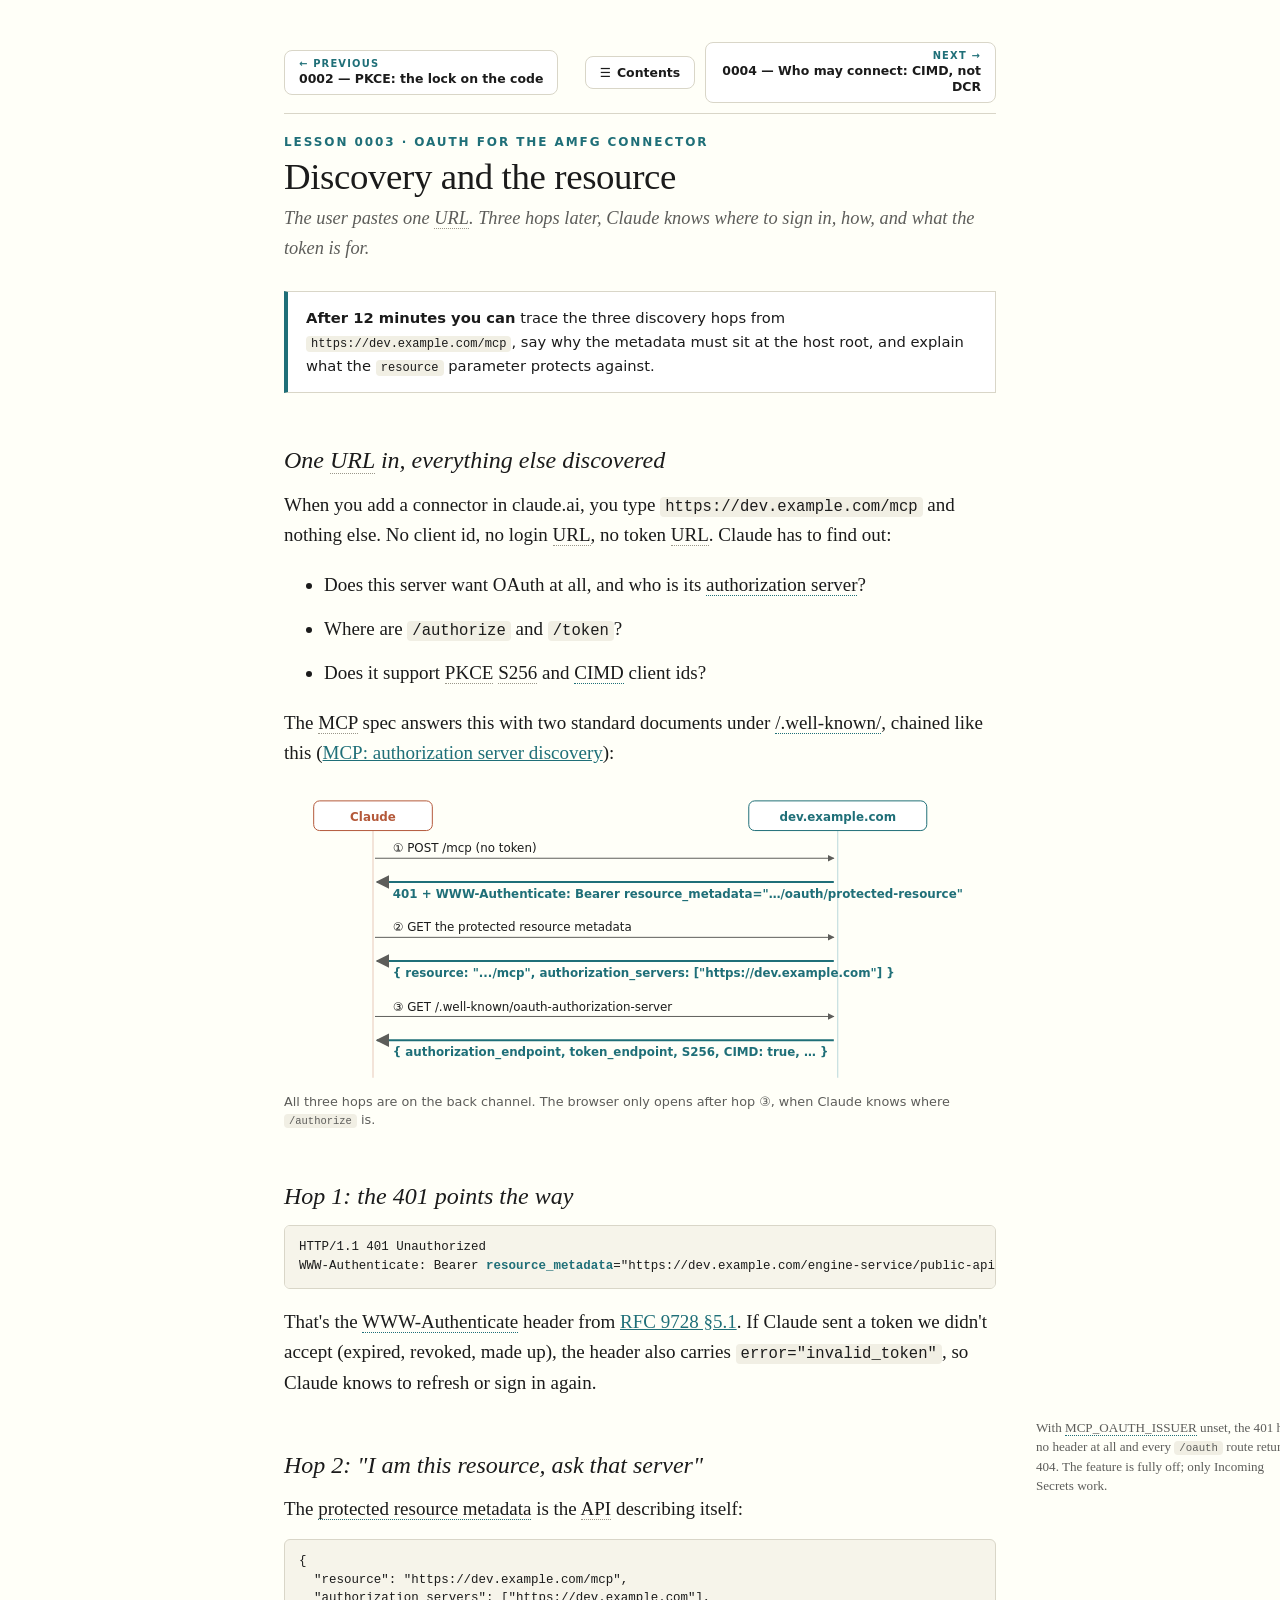
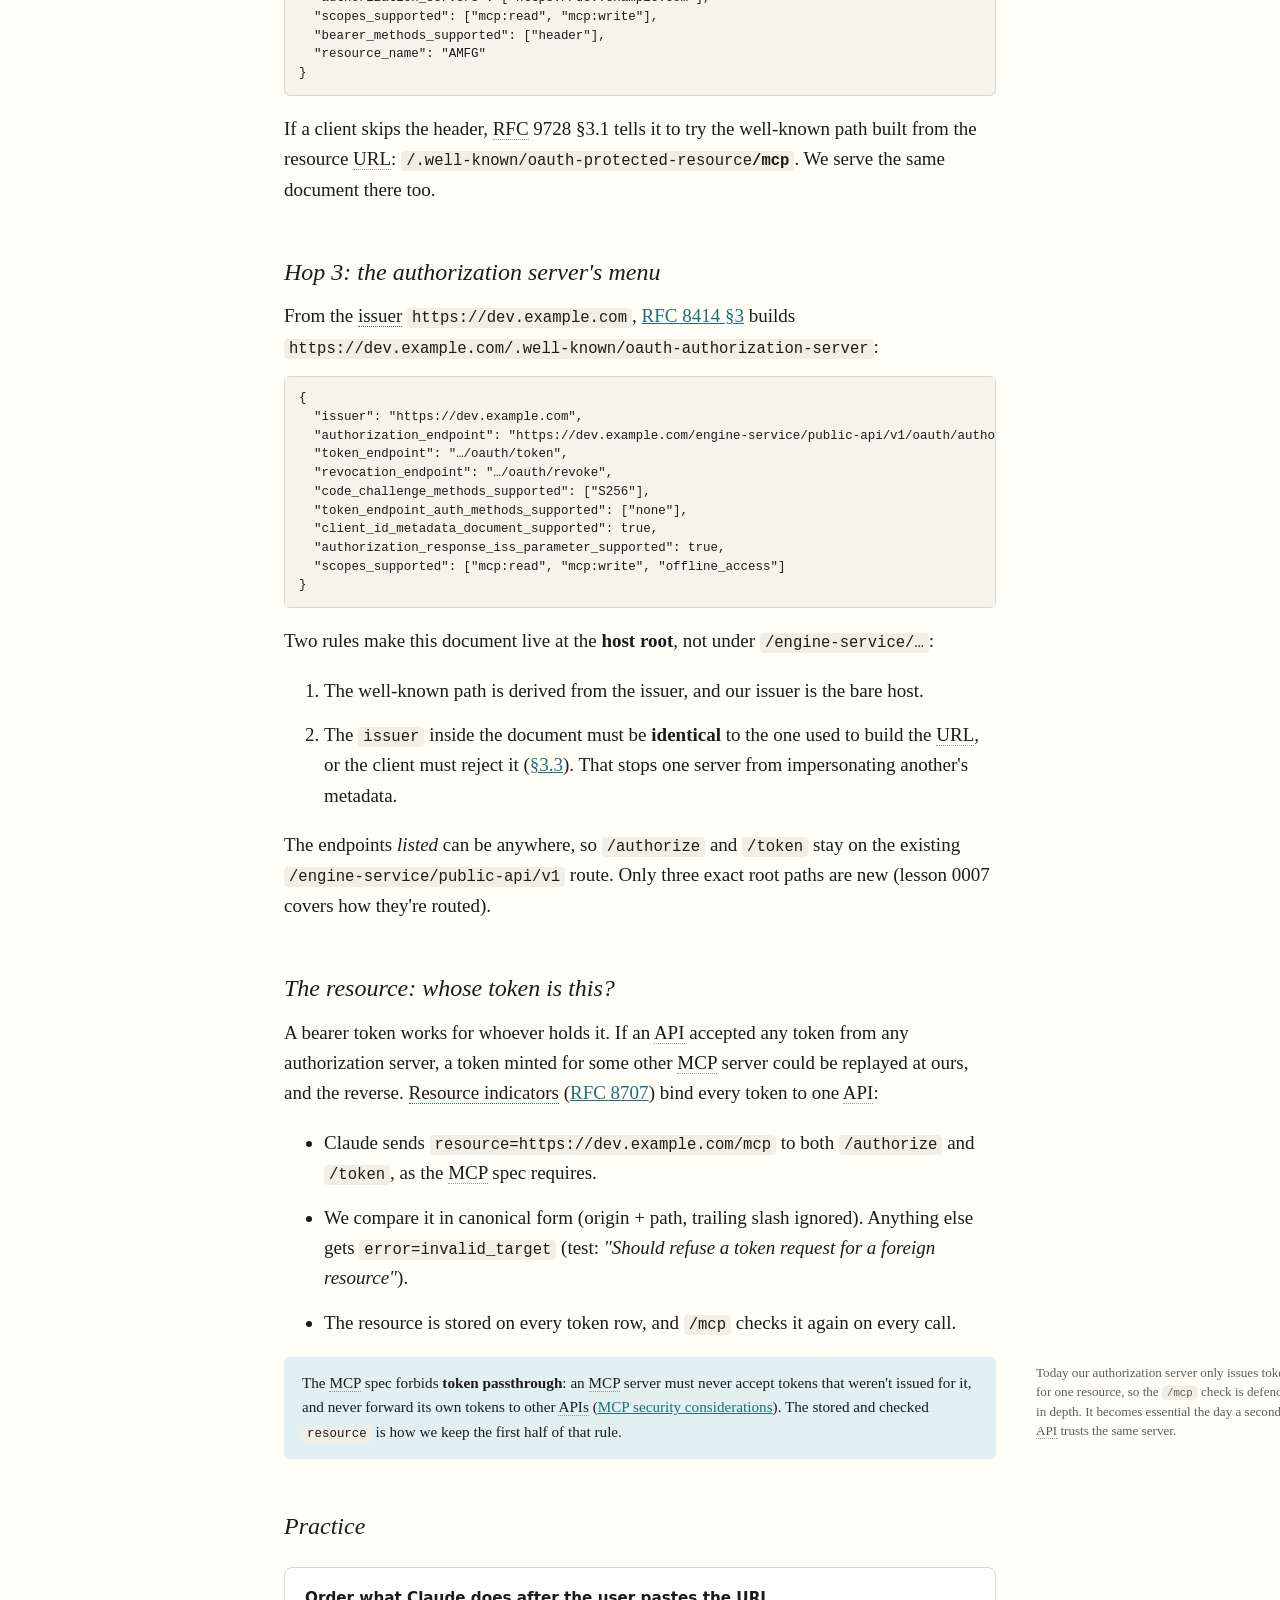
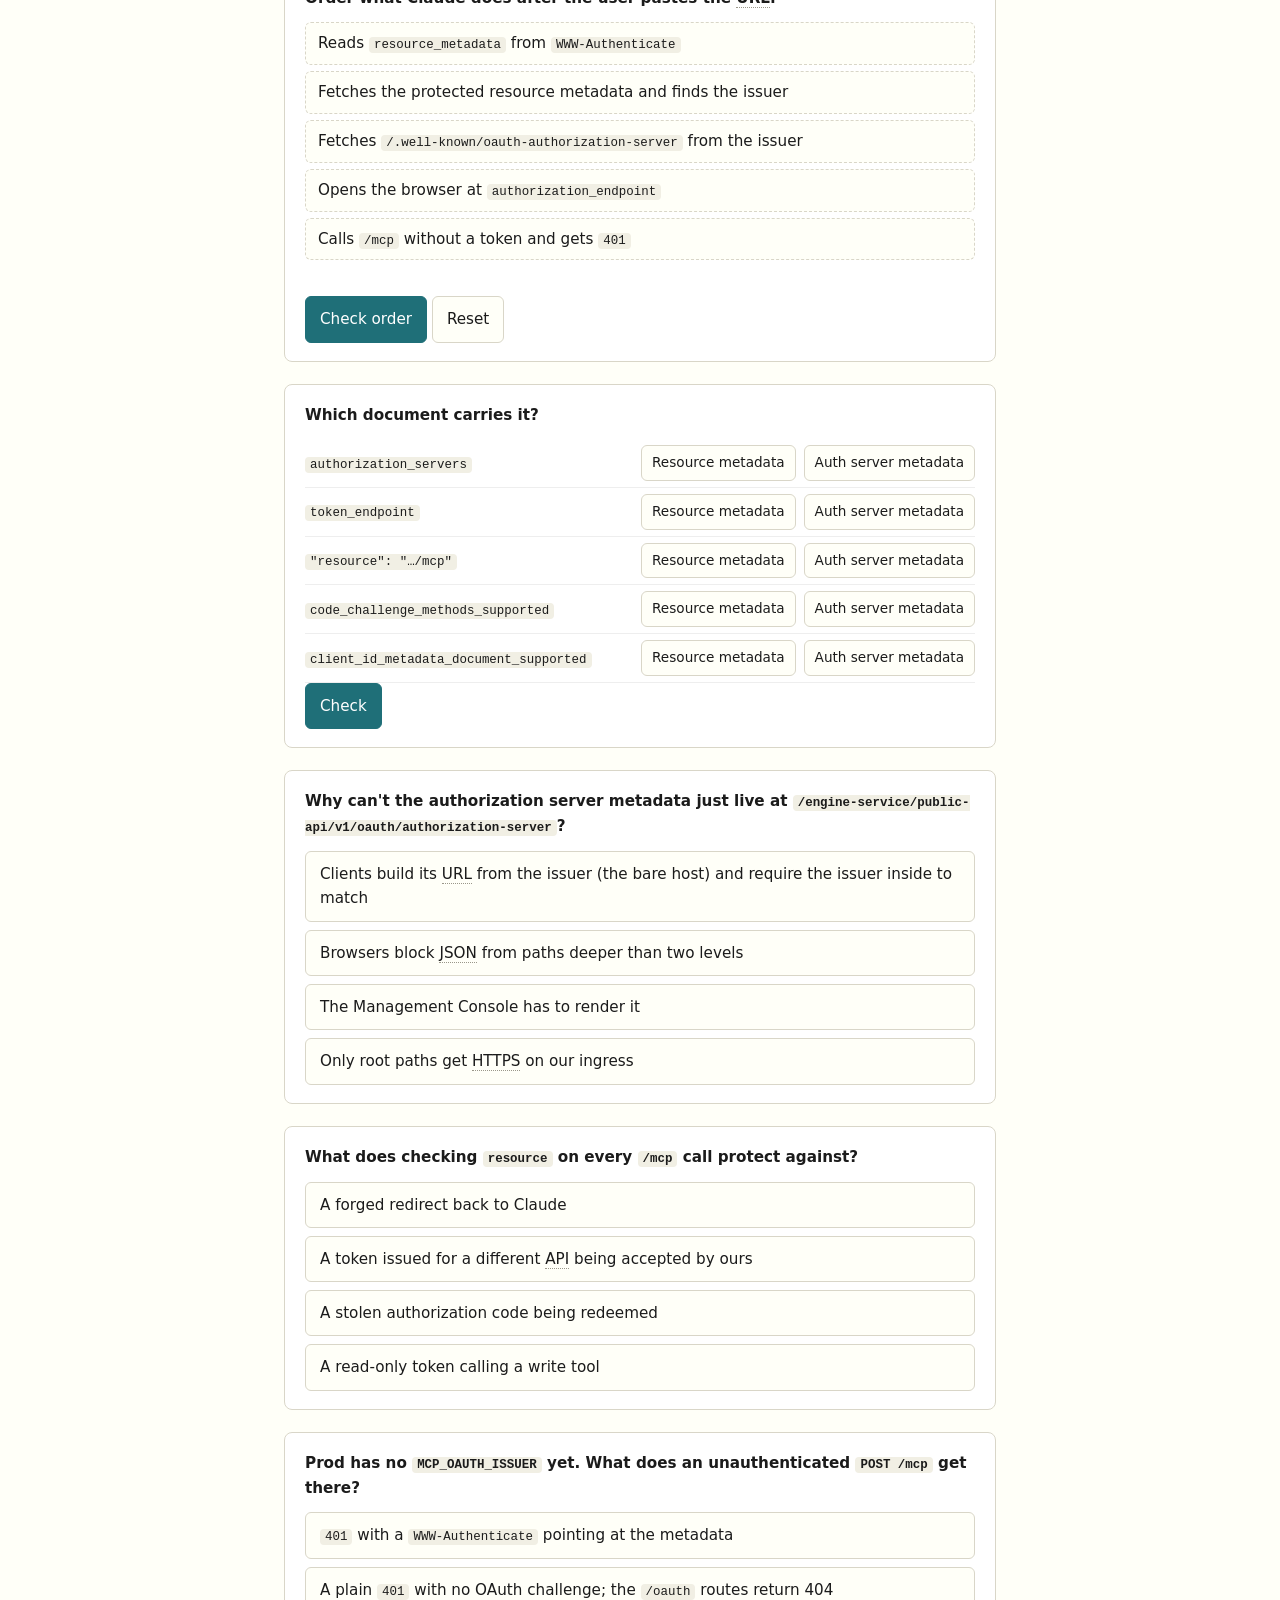
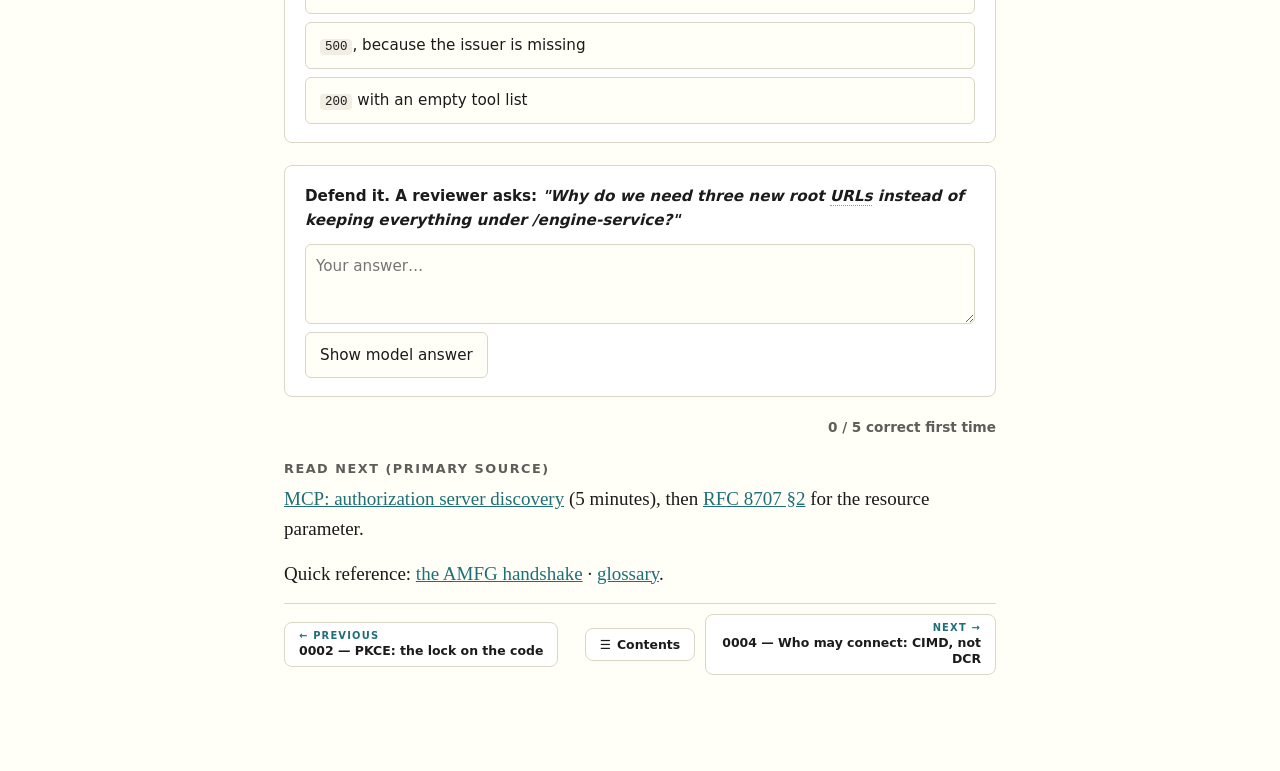
<file: lessons/0003-discovery-and-resource.html>
<!doctype html>
<html lang="en">
<head>
<meta charset="utf-8">
<meta name="viewport" content="width=device-width, initial-scale=1">
<title>0003 — Discovery and the resource</title>
<link rel="stylesheet" href="../assets/course.css">
<style>
  pre { font: 0.78rem/1.5 var(--mono); background: #f6f4ea; border: 1px solid var(--rule); border-radius: 6px; padding: 12px 14px; overflow-x: auto; margin: 10px 0 18px; }
  pre b { color: var(--accent); font-weight: 700; }
</style>
</head>
<body>
<main>
<nav class="lesson-nav" data-auto></nav>

<div class="kicker">Lesson 0003 · OAuth for the AMFG connector</div>
<h1>Discovery and the resource</h1>
<p class="subtitle">The user pastes one URL. Three hops later, Claude knows where to sign in, how, and what the token is for.</p>

<div class="goal"><b>After 12 minutes you can</b> trace the three discovery hops from <code>https://dev.example.com/mcp</code>, say why the metadata must sit at the host root, and explain what the <code>resource</code> parameter protects against.</div>

<h2>One URL in, everything else discovered</h2>
<p>When you add a connector in claude.ai, you type <code>https://dev.example.com/mcp</code> and nothing else. No client id, no login URL, no token URL. Claude has to find out:</p>
<ul>
  <li>Does this server want OAuth at all, and who is its <dfn data-t="authorization-server">authorization server</dfn>?</li>
  <li>Where are <code>/authorize</code> and <code>/token</code>?</li>
  <li>Does it support PKCE S256 and <dfn data-t="cimd">CIMD</dfn> client ids?</li>
</ul>
<p>The MCP spec answers this with two standard documents under <dfn data-t="well-known">/.well-known/</dfn>, chained like this (<a href="https://modelcontextprotocol.io/specification/2026-07-28/basic/authorization/authorization-server-discovery">MCP: authorization server discovery</a>):</p>

<figure>
<svg viewBox="0 0 720 300" role="img" aria-label="Three discovery hops">
  <defs><marker id="a3" viewBox="0 0 10 10" refX="9" refY="5" markerWidth="7" markerHeight="7" orient="auto"><path d="M0,0 L10,5 L0,10z" fill="#5d5d5a"/></marker></defs>
  <g font-family="Inter, system-ui, sans-serif" font-size="12">
    <line x1="90" y1="40" x2="90" y2="290" stroke="#e7c9bb"/><line x1="560" y1="40" x2="560" y2="290" stroke="#b9d8db"/>
    <rect x="30" y="10" width="120" height="30" rx="6" fill="#fff" stroke="#b4593a"/><text x="90" y="30" text-anchor="middle" fill="#b4593a" font-weight="700">Claude</text>
    <rect x="470" y="10" width="180" height="30" rx="6" fill="#fff" stroke="#1f6f78"/><text x="560" y="30" text-anchor="middle" fill="#1f6f78" font-weight="700">dev.example.com</text>

    <line x1="92" y1="68" x2="556" y2="68" stroke="#5d5d5a" marker-end="url(#a3)"/><text x="110" y="62" fill="#1b1b1b">① POST /mcp  (no token)</text>
    <line x1="556" y1="92" x2="94" y2="92" stroke="#1f6f78" stroke-width="2" marker-end="url(#a3)"/><text x="110" y="108" fill="#1f6f78" font-weight="700">401 + WWW-Authenticate: Bearer resource_metadata="…/oauth/protected-resource"</text>

    <line x1="92" y1="148" x2="556" y2="148" stroke="#5d5d5a" marker-end="url(#a3)"/><text x="110" y="142" fill="#1b1b1b">② GET the protected resource metadata</text>
    <line x1="556" y1="172" x2="94" y2="172" stroke="#1f6f78" stroke-width="2" marker-end="url(#a3)"/><text x="110" y="188" fill="#1f6f78" font-weight="700">{ resource: ".../mcp", authorization_servers: ["https://dev.example.com"] }</text>

    <line x1="92" y1="228" x2="556" y2="228" stroke="#5d5d5a" marker-end="url(#a3)"/><text x="110" y="222" fill="#1b1b1b">③ GET /.well-known/oauth-authorization-server</text>
    <line x1="556" y1="252" x2="94" y2="252" stroke="#1f6f78" stroke-width="2" marker-end="url(#a3)"/><text x="110" y="268" fill="#1f6f78" font-weight="700">{ authorization_endpoint, token_endpoint, S256, CIMD: true, … }</text>
  </g>
</svg>
<figcaption>All three hops are on the back channel. The browser only opens after hop ③, when Claude knows where <code>/authorize</code> is.</figcaption>
</figure>

<h2>Hop 1: the 401 points the way</h2>
<pre>HTTP/1.1 401 Unauthorized
WWW-Authenticate: Bearer <b>resource_metadata</b>="https://dev.example.com/engine-service/public-api/v1/oauth/protected-resource", scope="mcp:read mcp:write"</pre>
<p>That's the <dfn data-t="www-authenticate">WWW-Authenticate</dfn> header from <a href="https://www.rfc-editor.org/rfc/rfc9728#section-5.1">RFC 9728 §5.1</a>. If Claude sent a token we didn't accept (expired, revoked, made up), the header also carries <code>error="invalid_token"</code>, so Claude knows to refresh or sign in again.</p>
<p class="aside">With <dfn data-t="issuer-flag">MCP_OAUTH_ISSUER</dfn> unset, the 401 has no header at all and every <code>/oauth</code> route returns 404. The feature is fully off; only Incoming Secrets work.</p>

<h2>Hop 2: "I am this resource, ask that server"</h2>
<p>The <dfn data-t="prm">protected resource metadata</dfn> is the API describing itself:</p>
<pre>{
  "resource": "https://dev.example.com/mcp",
  "authorization_servers": ["https://dev.example.com"],
  "scopes_supported": ["mcp:read", "mcp:write"],
  "bearer_methods_supported": ["header"],
  "resource_name": "AMFG"
}</pre>
<p>If a client skips the header, RFC 9728 §3.1 tells it to try the well-known path built from the resource URL: <code>/.well-known/oauth-protected-resource<b>/mcp</b></code>. We serve the same document there too.</p>

<h2>Hop 3: the authorization server's menu</h2>
<p>From the <dfn data-t="issuer">issuer</dfn> <code>https://dev.example.com</code>, <a href="https://www.rfc-editor.org/rfc/rfc8414#section-3">RFC 8414 §3</a> builds <code>https://dev.example.com/.well-known/oauth-authorization-server</code>:</p>
<pre>{
  "issuer": "https://dev.example.com",
  "authorization_endpoint": "https://dev.example.com/engine-service/public-api/v1/oauth/authorize",
  "token_endpoint": "…/oauth/token",
  "revocation_endpoint": "…/oauth/revoke",
  "code_challenge_methods_supported": ["S256"],
  "token_endpoint_auth_methods_supported": ["none"],
  "client_id_metadata_document_supported": true,
  "authorization_response_iss_parameter_supported": true,
  "scopes_supported": ["mcp:read", "mcp:write", "offline_access"]
}</pre>
<p>Two rules make this document live at the <b>host root</b>, not under <code>/engine-service/…</code>:</p>
<ol>
  <li>The well-known path is derived from the issuer, and our issuer is the bare host.</li>
  <li>The <code>issuer</code> inside the document must be <b>identical</b> to the one used to build the URL, or the client must reject it (<a href="https://www.rfc-editor.org/rfc/rfc8414#section-3.3">§3.3</a>). That stops one server from impersonating another's metadata.</li>
</ol>
<p>The endpoints <i>listed</i> can be anywhere, so <code>/authorize</code> and <code>/token</code> stay on the existing <code>/engine-service/public-api/v1</code> route. Only three exact root paths are new (lesson 0007 covers how they're routed).</p>

<h2>The resource: whose token is this?</h2>
<p>A bearer token works for whoever holds it. If an API accepted any token from any authorization server, a token minted for some other MCP server could be replayed at ours, and the reverse. <dfn data-t="resource-indicator">Resource indicators</dfn> (<a href="https://www.rfc-editor.org/rfc/rfc8707">RFC 8707</a>) bind every token to one API:</p>
<ul>
  <li>Claude sends <code>resource=https://dev.example.com/mcp</code> to both <code>/authorize</code> and <code>/token</code>, as the MCP spec requires.</li>
  <li>We compare it in canonical form (origin + path, trailing slash ignored). Anything else gets <code>error=invalid_target</code> (test: <i>"Should refuse a token request for a foreign resource"</i>).</li>
  <li>The resource is stored on every token row, and <code>/mcp</code> checks it again on every call.</li>
</ul>
<p class="aside">Today our authorization server only issues tokens for one resource, so the <code>/mcp</code> check is defence in depth. It becomes essential the day a second API trusts the same server.</p>
<div class="callout">The MCP spec forbids <b>token passthrough</b>: an MCP server must never accept tokens that weren't issued for it, and never forward its own tokens to other APIs (<a href="https://modelcontextprotocol.io/specification/2026-07-28/basic/authorization/security-considerations">MCP security considerations</a>). The stored and checked <code>resource</code> is how we keep the first half of that rule.</div>

<h2>Practice</h2>

<div class="exercise order" id="order-disc" data-solution="a,b,c,d,e">
  <div class="prompt">Order what Claude does after the user pastes the URL.</div>
  <div class="order-pool">
    <div class="item" data-id="a">Calls <code>/mcp</code> without a token and gets <code>401</code></div>
    <div class="item" data-id="b">Reads <code>resource_metadata</code> from <code>WWW-Authenticate</code></div>
    <div class="item" data-id="c">Fetches the protected resource metadata and finds the issuer</div>
    <div class="item" data-id="d">Fetches <code>/.well-known/oauth-authorization-server</code> from the issuer</div>
    <div class="item" data-id="e">Opens the browser at <code>authorization_endpoint</code></div>
  </div>
  <div class="order-picked"></div>
  <button class="btn primary check">Check order</button> <button class="btn reset">Reset</button>
  <div class="feedback" data-right="Right: 401 → resource metadata → authorization server metadata → browser." data-wrong="Not quite. Claude can't open /authorize before it has learned where it is."></div>
</div>

<div class="exercise sort" id="sort-docs">
  <div class="prompt">Which document carries it?</div>
  <div class="sort-row" data-answer="prm"><span><code>authorization_servers</code></span><button class="btn" data-pick="prm">Resource metadata</button><button class="btn" data-pick="as">Auth server metadata</button></div>
  <div class="sort-row" data-answer="as"><span><code>token_endpoint</code></span><button class="btn" data-pick="prm">Resource metadata</button><button class="btn" data-pick="as">Auth server metadata</button></div>
  <div class="sort-row" data-answer="prm"><span><code>"resource": "…/mcp"</code></span><button class="btn" data-pick="prm">Resource metadata</button><button class="btn" data-pick="as">Auth server metadata</button></div>
  <div class="sort-row" data-answer="as"><span><code>code_challenge_methods_supported</code></span><button class="btn" data-pick="prm">Resource metadata</button><button class="btn" data-pick="as">Auth server metadata</button></div>
  <div class="sort-row" data-answer="as"><span><code>client_id_metadata_document_supported</code></span><button class="btn" data-pick="prm">Resource metadata</button><button class="btn" data-pick="as">Auth server metadata</button></div>
  <button class="btn primary check">Check</button>
  <div class="feedback" data-right="Exactly. The API says who it is and who to ask; the authorization server says how to ask." data-wrong="Red rows are wrong. Rule: anything about getting a token belongs to the authorization server."></div>
</div>

<div class="exercise mcq" data-answer="issuer">
  <div class="prompt">Why can't the authorization server metadata just live at <code>/engine-service/public-api/v1/oauth/authorization-server</code>?</div>
  <div class="opts">
    <button class="opt" data-key="issuer">Clients build its URL from the issuer (the bare host) and require the issuer inside to match</button>
    <button class="opt" data-key="cors">Browsers block JSON from paths deeper than two levels</button>
    <button class="opt" data-key="mc">The Management Console has to render it</button>
    <button class="opt" data-key="tls">Only root paths get HTTPS on our ingress</button>
  </div>
  <div class="feedback" data-right="Right. It is served there too, internally, but clients only ever look at the root well-known path." data-wrong="Think about how a client finds the document from just the issuer."></div>
</div>

<div class="exercise mcq" data-answer="bind">
  <div class="prompt">What does checking <code>resource</code> on every <code>/mcp</code> call protect against?</div>
  <div class="opts">
    <button class="opt" data-key="csrf">A forged redirect back to Claude</button>
    <button class="opt" data-key="bind">A token issued for a different API being accepted by ours</button>
    <button class="opt" data-key="pkce">A stolen authorization code being redeemed</button>
    <button class="opt" data-key="scope">A read-only token calling a write tool</button>
  </div>
  <div class="feedback" data-right="Yes. Audience binding: the token names the API it is for, and only that API accepts it." data-wrong="That one belongs to another mechanism (state, PKCE, or scopes). The resource names an API."></div>
</div>

<div class="exercise mcq" data-answer="off">
  <div class="prompt">Prod has no <code>MCP_OAUTH_ISSUER</code> yet. What does an unauthenticated <code>POST /mcp</code> get there?</div>
  <div class="opts">
    <button class="opt" data-key="chal"><code>401</code> with a <code>WWW-Authenticate</code> pointing at the metadata</button>
    <button class="opt" data-key="off">A plain <code>401</code> with no OAuth challenge; the <code>/oauth</code> routes return 404</button>
    <button class="opt" data-key="500"><code>500</code>, because the issuer is missing</button>
    <button class="opt" data-key="ok"><code>200</code> with an empty tool list</button>
  </div>
  <div class="feedback" data-right="Right. The flag switches off the whole feature, discovery included." data-wrong="Look at the side note under Hop 1."></div>
</div>

<div class="exercise recall">
  <div class="prompt">Defend it. A reviewer asks: <i>"Why do we need three new root URLs instead of keeping everything under /engine-service?"</i></div>
  <textarea placeholder="Your answer…"></textarea>
  <button class="btn reveal">Show model answer</button>
  <div class="model">Users paste the clean <code>https://…/mcp</code>, and MCP clients discover everything from it. RFC 9728 and RFC 8414 put both metadata documents at fixed well-known paths derived from that URL and from the issuer (the bare host), and the issuer must match exactly. So <code>/mcp</code> and the two well-known documents must answer at the root. The real endpoints (<code>/authorize</code>, <code>/token</code>, <code>/revoke</code>) stay under the existing prefix, because the metadata simply lists them.</div>
</div>

<div class="score"></div>

<h3>Read next (primary source)</h3>
<p><a href="https://modelcontextprotocol.io/specification/2026-07-28/basic/authorization/authorization-server-discovery">MCP: authorization server discovery</a> (5 minutes), then <a href="https://www.rfc-editor.org/rfc/rfc8707#section-2">RFC 8707 §2</a> for the resource parameter.</p>
<p>Quick reference: <a href="../reference/handshake.html">the AMFG handshake</a> · <a href="../reference/glossary.html">glossary</a>.</p>


<footer><nav class="lesson-nav" data-auto></nav></footer>
</main>
<script src="../assets/quiz.js"></script>
<script src="../assets/terms.js"></script>
<script src="../assets/nav.js"></script>
</body>
</html>
</file>
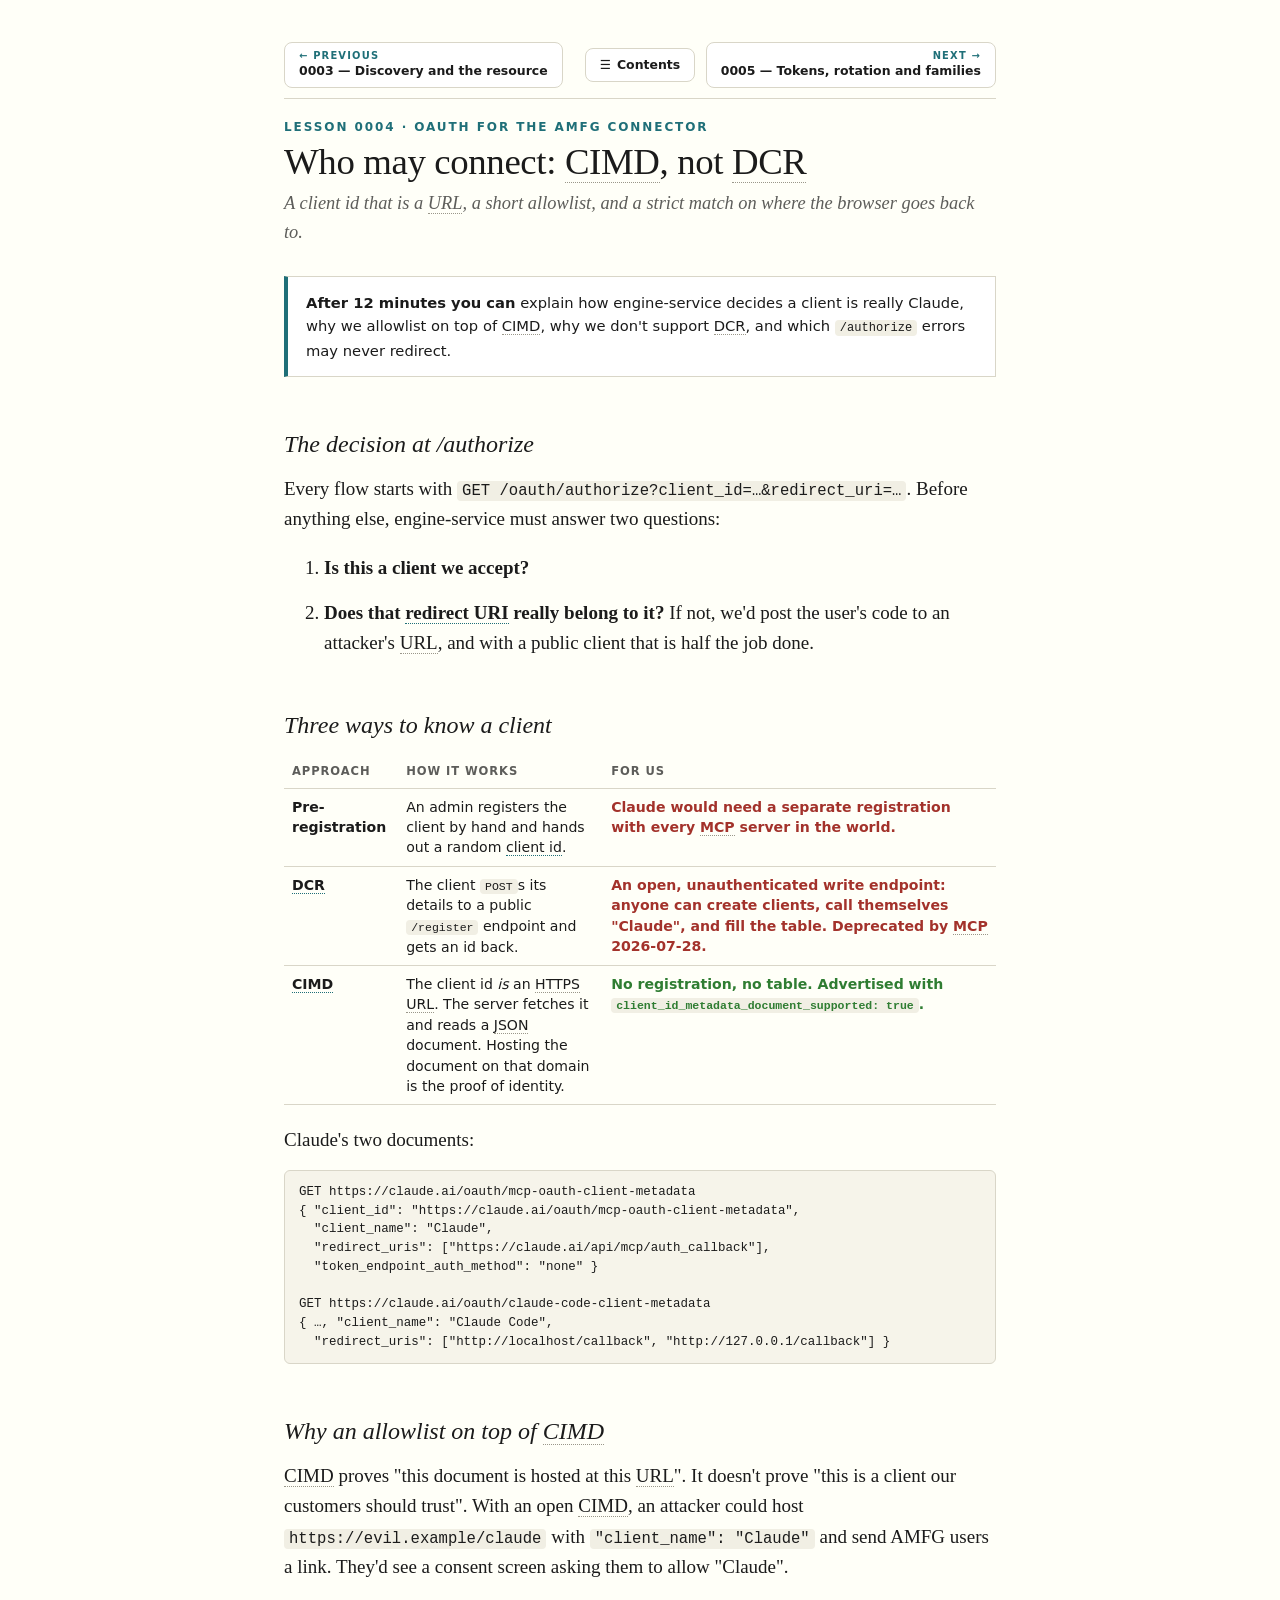
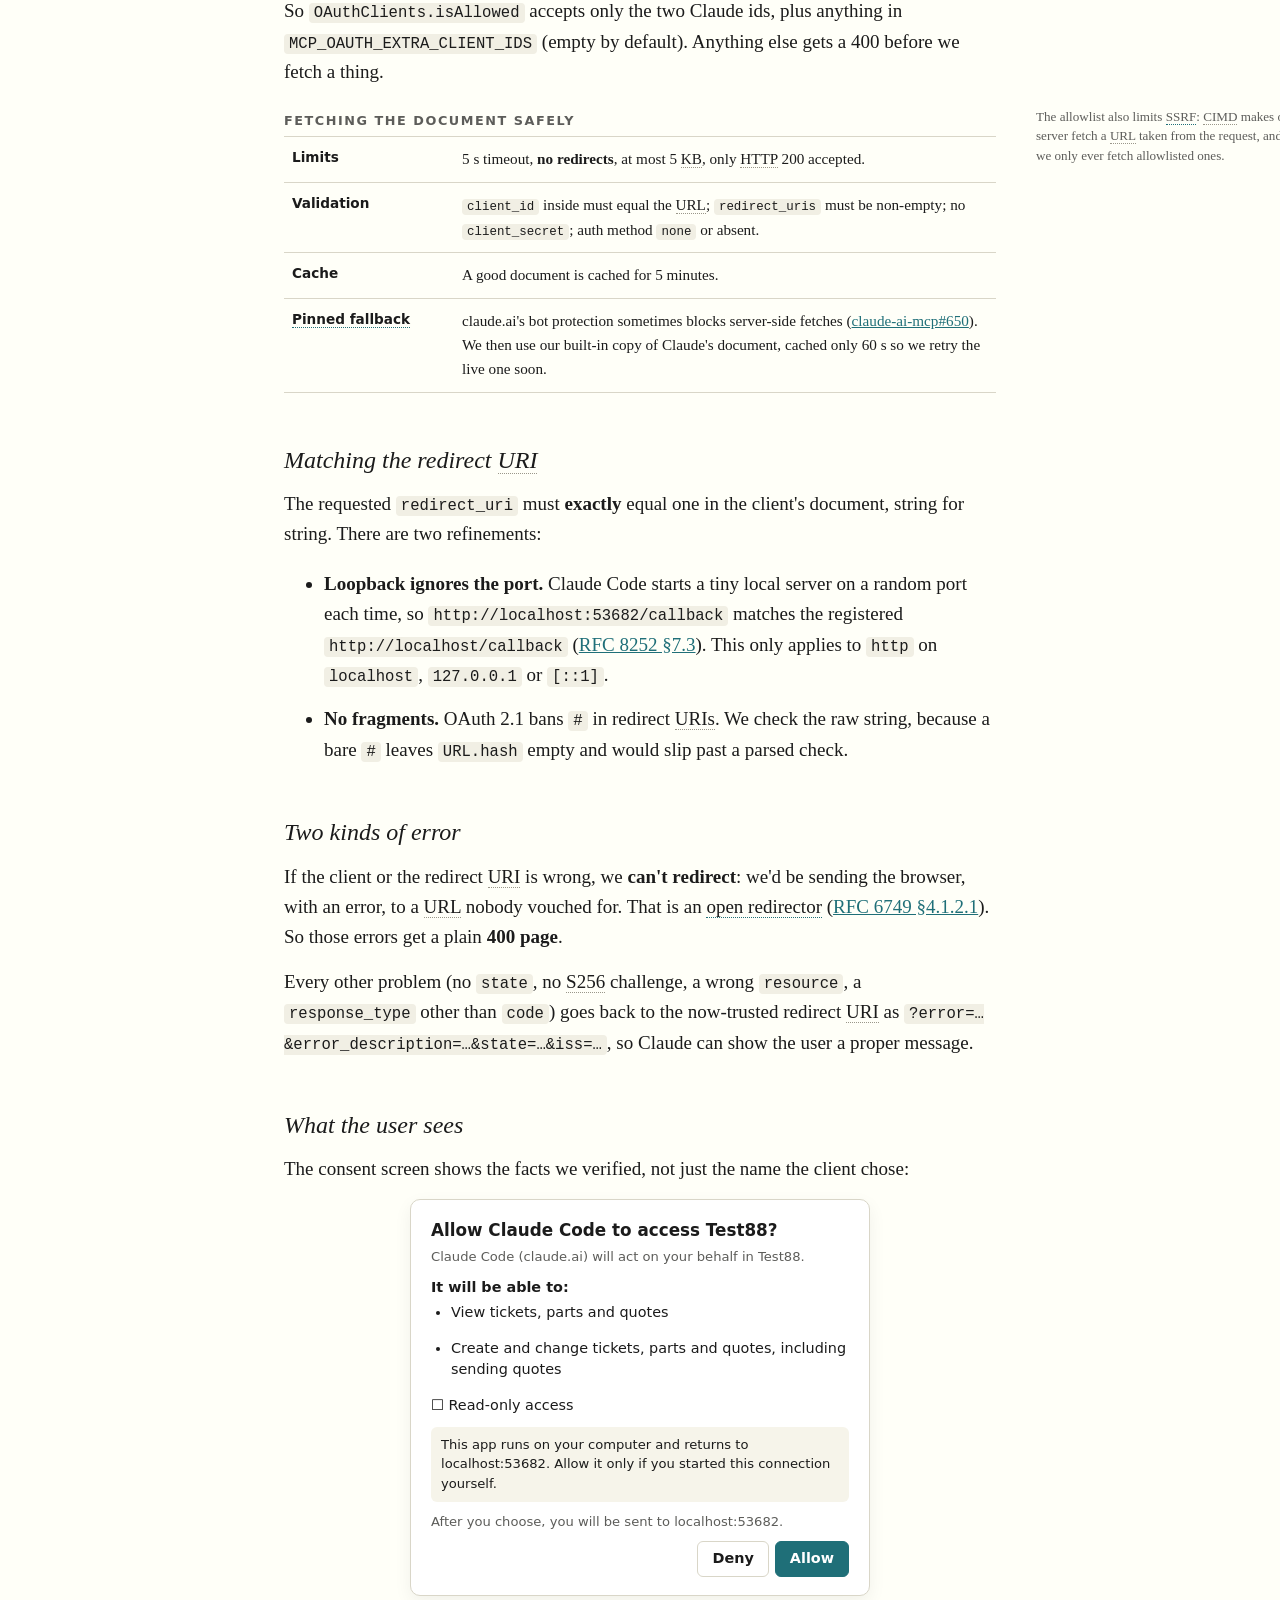
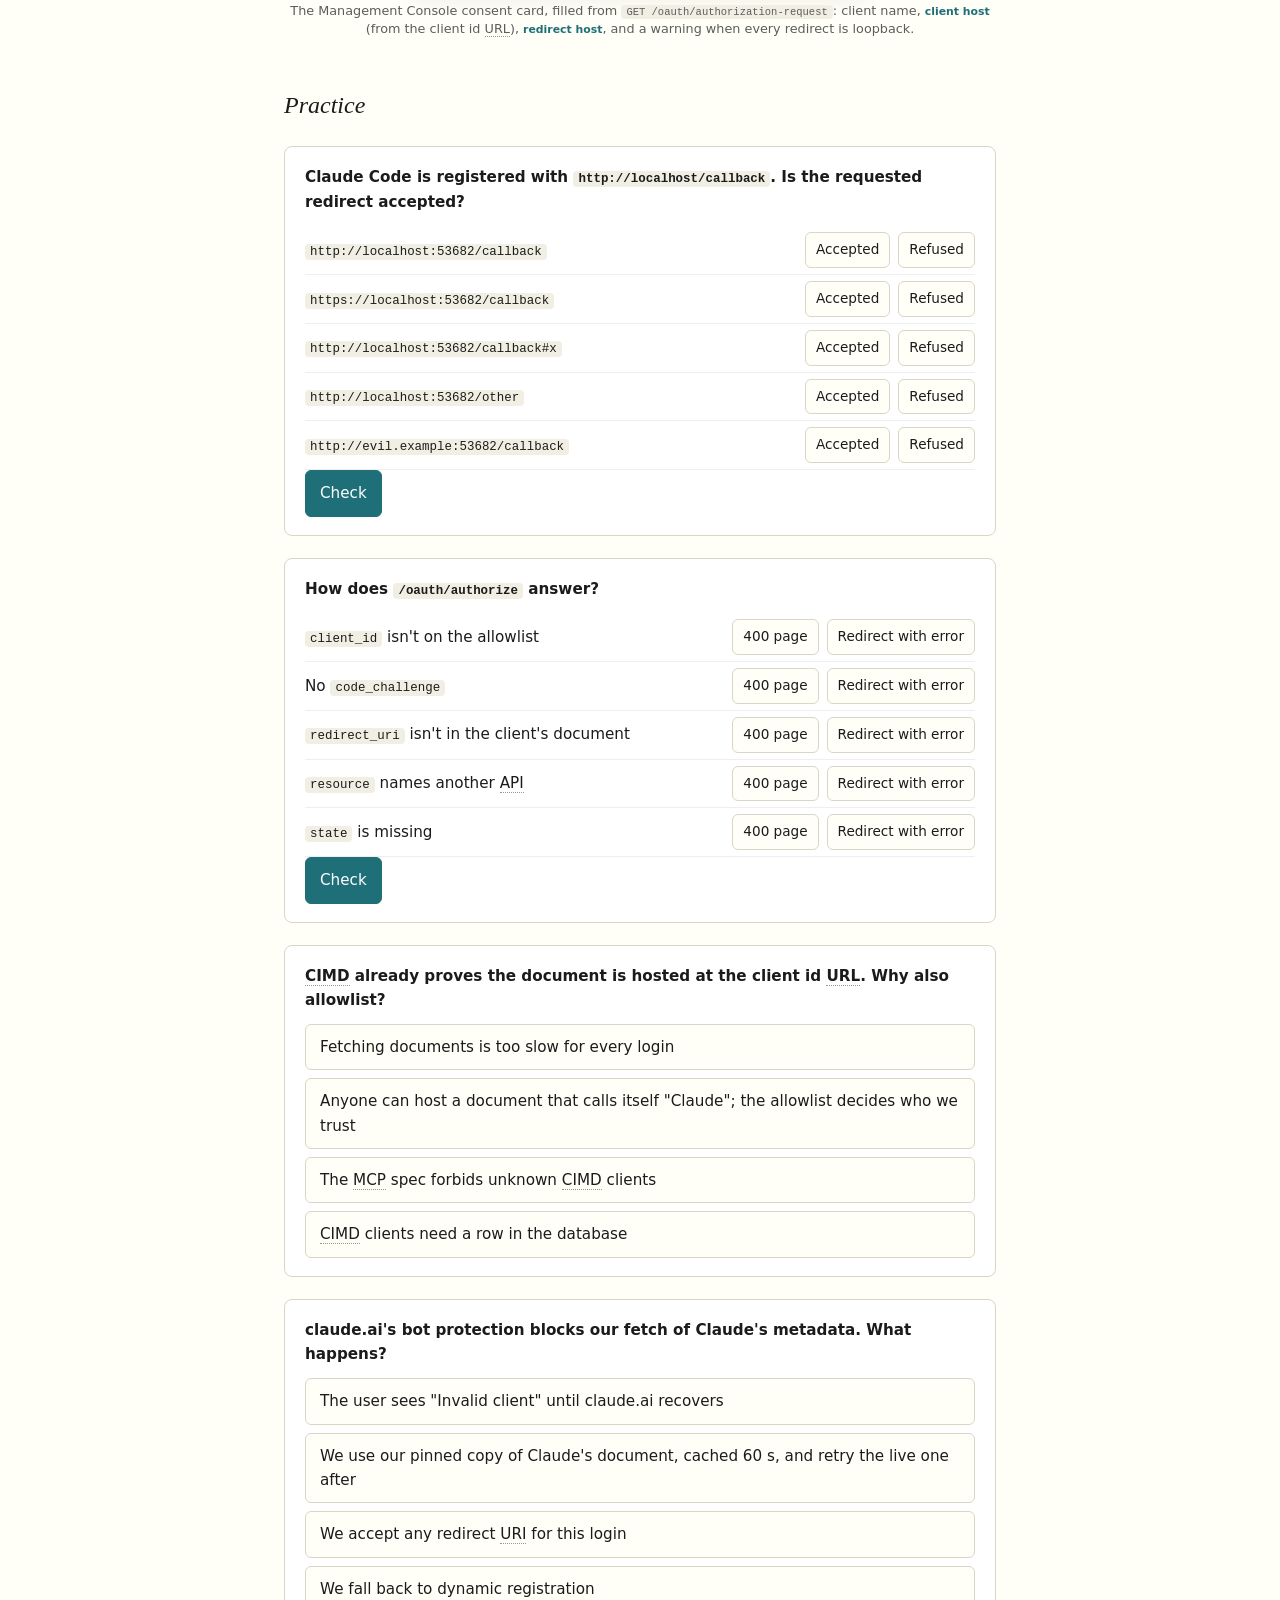
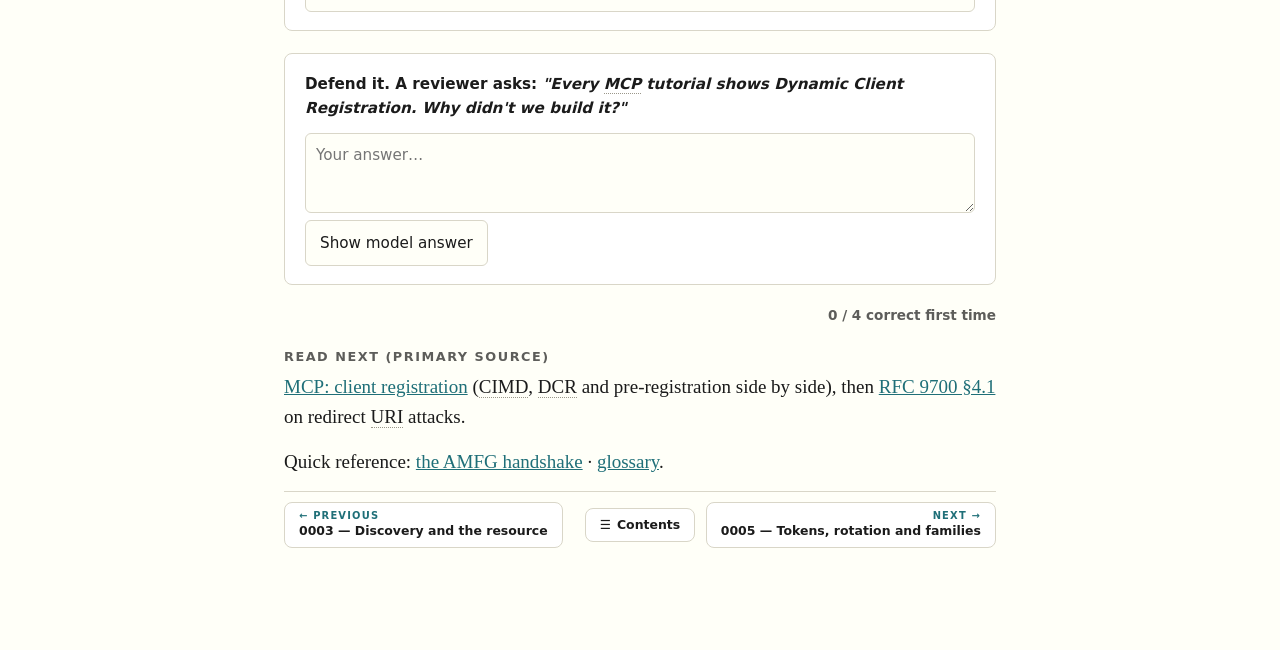
<file: lessons/0004-who-may-connect.html>
<!doctype html>
<html lang="en">
<head>
<meta charset="utf-8">
<meta name="viewport" content="width=device-width, initial-scale=1">
<title>0004 — Who may connect: CIMD, not DCR</title>
<link rel="stylesheet" href="../assets/course.css">
<style>
  pre { font: 0.78rem/1.5 var(--mono); background: #f6f4ea; border: 1px solid var(--rule); border-radius: 6px; padding: 12px 14px; overflow-x: auto; margin: 10px 0 18px; }
  table { width: 100%; border-collapse: collapse; font: 0.88rem/1.45 var(--sans); margin: 10px 0 20px; }
  th, td { text-align: left; vertical-align: top; padding: 8px 8px; border-bottom: 1px solid var(--rule); }
  th { font-size: 0.72rem; letter-spacing: .08em; text-transform: uppercase; color: var(--soft); }
  td.ok { color: var(--good); font-weight: 600; } td.no { color: var(--bad); font-weight: 600; }
  .consent { border: 1px solid var(--rule); border-radius: 10px; background: #fff; padding: 18px 20px; font: 0.9rem/1.5 var(--sans); max-width: 460px; margin: 10px auto 6px; box-shadow: 0 6px 18px rgba(0,0,0,.06); }
  .consent h4 { margin: 0 0 4px; font-size: 1.05rem; }
  .consent .muted { color: var(--soft); font-size: .82rem; }
  .consent .warn { background: #f6f4ea; border-radius: 6px; padding: 8px 10px; margin: 10px 0; font-size: .82rem; }
  .consent .btns { text-align: right; margin-top: 10px; }
  .consent .btns span { display: inline-block; padding: 6px 14px; border-radius: 6px; border: 1px solid var(--rule); margin-left: 6px; font-weight: 600; }
  .consent .btns span.p { background: var(--accent); color: #fff; border-color: var(--accent); }
  .tag { font: 600 .68rem var(--sans); color: var(--accent); }
</style>
</head>
<body>
<main>
<nav class="lesson-nav" data-auto></nav>

<div class="kicker">Lesson 0004 · OAuth for the AMFG connector</div>
<h1>Who may connect: CIMD, not DCR</h1>
<p class="subtitle">A client id that is a URL, a short allowlist, and a strict match on where the browser goes back to.</p>

<div class="goal"><b>After 12 minutes you can</b> explain how engine-service decides a client is really Claude, why we allowlist on top of CIMD, why we don't support DCR, and which <code>/authorize</code> errors may never redirect.</div>

<h2>The decision at /authorize</h2>
<p>Every flow starts with <code>GET /oauth/authorize?client_id=…&amp;redirect_uri=…</code>. Before anything else, engine-service must answer two questions:</p>
<ol>
  <li><b>Is this a client we accept?</b></li>
  <li><b>Does that <dfn data-t="redirect-uri">redirect URI</dfn> really belong to it?</b> If not, we'd post the user's code to an attacker's URL, and with a public client that is half the job done.</li>
</ol>

<h2>Three ways to know a client</h2>
<table>
  <tr><th>Approach</th><th>How it works</th><th>For us</th></tr>
  <tr><td><b>Pre-registration</b></td><td>An admin registers the client by hand and hands out a random <dfn data-t="client-id">client id</dfn>.</td><td class="no">Claude would need a separate registration with every MCP server in the world.</td></tr>
  <tr><td><b><dfn data-t="dcr">DCR</dfn></b></td><td>The client <code>POST</code>s its details to a public <code>/register</code> endpoint and gets an id back.</td><td class="no">An open, unauthenticated write endpoint: anyone can create clients, call themselves "Claude", and fill the table. Deprecated by MCP 2026-07-28.</td></tr>
  <tr><td><b><dfn data-t="cimd">CIMD</dfn></b></td><td>The client id <i>is</i> an HTTPS URL. The server fetches it and reads a JSON document. Hosting the document on that domain is the proof of identity.</td><td class="ok">No registration, no table. Advertised with <code>client_id_metadata_document_supported: true</code>.</td></tr>
</table>
<p>Claude's two documents:</p>
<pre>GET https://claude.ai/oauth/mcp-oauth-client-metadata
{ "client_id": "https://claude.ai/oauth/mcp-oauth-client-metadata",
  "client_name": "Claude",
  "redirect_uris": ["https://claude.ai/api/mcp/auth_callback"],
  "token_endpoint_auth_method": "none" }

GET https://claude.ai/oauth/claude-code-client-metadata
{ …, "client_name": "Claude Code",
  "redirect_uris": ["http://localhost/callback", "http://127.0.0.1/callback"] }</pre>

<h2>Why an allowlist on top of CIMD</h2>
<p>CIMD proves "this document is hosted at this URL". It doesn't prove "this is a client our customers should trust". With an open CIMD, an attacker could host <code>https://evil.example/claude</code> with <code>"client_name": "Claude"</code> and send AMFG users a link. They'd see a consent screen asking them to allow "Claude".</p>
<p>So <code>OAuthClients.isAllowed</code> accepts only the two Claude ids, plus anything in <code>MCP_OAUTH_EXTRA_CLIENT_IDS</code> (empty by default). Anything else gets a 400 before we fetch a thing.</p>
<p class="aside">The allowlist also limits <dfn data-t="ssrf">SSRF</dfn>: CIMD makes our server fetch a URL taken from the request, and we only ever fetch allowlisted ones.</p>

<h3>Fetching the document safely</h3>
<div class="defs">
  <div>Limits</div><div>5 s timeout, <b>no redirects</b>, at most 5 KB, only HTTP 200 accepted.</div>
  <div>Validation</div><div><code>client_id</code> inside must equal the URL; <code>redirect_uris</code> must be non-empty; no <code>client_secret</code>; auth method <code>none</code> or absent.</div>
  <div>Cache</div><div>A good document is cached for 5 minutes.</div>
  <div><dfn data-t="pinned-metadata">Pinned fallback</dfn></div><div>claude.ai's bot protection sometimes blocks server-side fetches (<a href="https://github.com/anthropics/claude-ai-mcp/issues/650">claude-ai-mcp#650</a>). We then use our built-in copy of Claude's document, cached only 60 s so we retry the live one soon.</div>
</div>

<h2>Matching the redirect URI</h2>
<p>The requested <code>redirect_uri</code> must <b>exactly</b> equal one in the client's document, string for string. There are two refinements:</p>
<ul>
  <li><b>Loopback ignores the port.</b> Claude Code starts a tiny local server on a random port each time, so <code>http://localhost:53682/callback</code> matches the registered <code>http://localhost/callback</code> (<a href="https://www.rfc-editor.org/rfc/rfc8252#section-7.3">RFC 8252 §7.3</a>). This only applies to <code>http</code> on <code>localhost</code>, <code>127.0.0.1</code> or <code>[::1]</code>.</li>
  <li><b>No fragments.</b> OAuth 2.1 bans <code>#</code> in redirect URIs. We check the raw string, because a bare <code>#</code> leaves <code>URL.hash</code> empty and would slip past a parsed check.</li>
</ul>

<h2>Two kinds of error</h2>
<p>If the client or the redirect URI is wrong, we <b>can't redirect</b>: we'd be sending the browser, with an error, to a URL nobody vouched for. That is an <dfn data-t="open-redirect">open redirector</dfn> (<a href="https://www.rfc-editor.org/rfc/rfc6749#section-4.1.2.1">RFC 6749 §4.1.2.1</a>). So those errors get a plain <b>400 page</b>.</p>
<p>Every other problem (no <code>state</code>, no S256 challenge, a wrong <code>resource</code>, a <code>response_type</code> other than <code>code</code>) goes back to the now-trusted redirect URI as <code>?error=…&amp;error_description=…&amp;state=…&amp;iss=…</code>, so Claude can show the user a proper message.</p>

<h2>What the user sees</h2>
<p>The consent screen shows the facts we verified, not just the name the client chose:</p>
<div class="consent">
  <h4>Allow Claude Code to access Test88?</h4>
  <div class="muted">Claude Code (claude.ai) will act on your behalf in Test88.</div>
  <p style="margin:10px 0 4px"><b>It will be able to:</b></p>
  <ul style="margin:0 0 6px;padding-left:20px"><li>View tickets, parts and quotes</li><li>Create and change tickets, parts and quotes, including sending quotes</li></ul>
  <div>☐ Read-only access</div>
  <div class="warn">This app runs on your computer and returns to localhost:53682. Allow it only if you started this connection yourself.</div>
  <div class="muted">After you choose, you will be sent to localhost:53682.</div>
  <div class="btns"><span>Deny</span><span class="p">Allow</span></div>
</div>
<figcaption style="text-align:center">The Management Console consent card, filled from <code>GET /oauth/authorization-request</code>: client name, <span class="tag">client host</span> (from the client id URL), <span class="tag">redirect host</span>, and a warning when every redirect is loopback.</figcaption>

<h2>Practice</h2>

<div class="exercise sort" id="sort-redirect">
  <div class="prompt">Claude Code is registered with <code>http://localhost/callback</code>. Is the requested redirect accepted?</div>
  <div class="sort-row" data-answer="ok"><span><code>http://localhost:53682/callback</code></span><button class="btn" data-pick="ok">Accepted</button><button class="btn" data-pick="no">Refused</button></div>
  <div class="sort-row" data-answer="no"><span><code>https://localhost:53682/callback</code></span><button class="btn" data-pick="ok">Accepted</button><button class="btn" data-pick="no">Refused</button></div>
  <div class="sort-row" data-answer="no"><span><code>http://localhost:53682/callback#x</code></span><button class="btn" data-pick="ok">Accepted</button><button class="btn" data-pick="no">Refused</button></div>
  <div class="sort-row" data-answer="no"><span><code>http://localhost:53682/other</code></span><button class="btn" data-pick="ok">Accepted</button><button class="btn" data-pick="no">Refused</button></div>
  <div class="sort-row" data-answer="no"><span><code>http://evil.example:53682/callback</code></span><button class="btn" data-pick="ok">Accepted</button><button class="btn" data-pick="no">Refused</button></div>
  <button class="btn primary check">Check</button>
  <div class="feedback" data-right="Exactly. Only the port may vary, and only for http loopback." data-wrong="Red rows are wrong. Only the port is allowed to differ; scheme, host, path and fragment must match."></div>
</div>

<div class="exercise sort" id="sort-errors">
  <div class="prompt">How does <code>/oauth/authorize</code> answer?</div>
  <div class="sort-row" data-answer="page"><span><code>client_id</code> isn't on the allowlist</span><button class="btn" data-pick="page">400 page</button><button class="btn" data-pick="redir">Redirect with error</button></div>
  <div class="sort-row" data-answer="redir"><span>No <code>code_challenge</code></span><button class="btn" data-pick="page">400 page</button><button class="btn" data-pick="redir">Redirect with error</button></div>
  <div class="sort-row" data-answer="page"><span><code>redirect_uri</code> isn't in the client's document</span><button class="btn" data-pick="page">400 page</button><button class="btn" data-pick="redir">Redirect with error</button></div>
  <div class="sort-row" data-answer="redir"><span><code>resource</code> names another API</span><button class="btn" data-pick="page">400 page</button><button class="btn" data-pick="redir">Redirect with error</button></div>
  <div class="sort-row" data-answer="redir"><span><code>state</code> is missing</span><button class="btn" data-pick="page">400 page</button><button class="btn" data-pick="redir">Redirect with error</button></div>
  <button class="btn primary check">Check</button>
  <div class="feedback" data-right="Right. Once the client and its redirect are verified, errors can safely go back to it." data-wrong="Red rows are wrong. Ask: do we already trust the redirect URI at this point?"></div>
</div>

<div class="exercise mcq" data-answer="name">
  <div class="prompt">CIMD already proves the document is hosted at the client id URL. Why also allowlist?</div>
  <div class="opts">
    <button class="opt" data-key="speed">Fetching documents is too slow for every login</button>
    <button class="opt" data-key="name">Anyone can host a document that calls itself "Claude"; the allowlist decides who we trust</button>
    <button class="opt" data-key="spec">The MCP spec forbids unknown CIMD clients</button>
    <button class="opt" data-key="db">CIMD clients need a row in the database</button>
  </div>
  <div class="feedback" data-right="Yes. CIMD proves where a client lives, not that it's one we want. It also keeps our server from fetching arbitrary URLs." data-wrong="Think about a phishing link with a convincing client name."></div>
</div>

<div class="exercise mcq" data-answer="pinned">
  <div class="prompt">claude.ai's bot protection blocks our fetch of Claude's metadata. What happens?</div>
  <div class="opts">
    <button class="opt" data-key="fail">The user sees "Invalid client" until claude.ai recovers</button>
    <button class="opt" data-key="pinned">We use our pinned copy of Claude's document, cached 60 s, and retry the live one after</button>
    <button class="opt" data-key="any">We accept any redirect URI for this login</button>
    <button class="opt" data-key="dcr">We fall back to dynamic registration</button>
  </div>
  <div class="feedback" data-right="Right. The pinned copy only exists for the two Claude ids." data-wrong="Look at the Pinned fallback row."></div>
</div>

<div class="exercise recall">
  <div class="prompt">Defend it. A reviewer asks: <i>"Every MCP tutorial shows Dynamic Client Registration. Why didn't we build it?"</i></div>
  <textarea placeholder="Your answer…"></textarea>
  <button class="btn reveal">Show model answer</button>
  <div class="model">DCR is a public, unauthenticated endpoint that writes rows: anyone could register clients with any name and grow the table, and MCP 2026-07-28 deprecates it in favour of CIMD. With CIMD, Claude's client id is a URL on claude.ai, so there's nothing to register or store. We still allowlist the two Claude ids, so a look-alike "Claude" hosted elsewhere is refused before we even fetch it.</div>
</div>

<div class="score"></div>

<h3>Read next (primary source)</h3>
<p><a href="https://modelcontextprotocol.io/specification/2026-07-28/basic/authorization/client-registration">MCP: client registration</a> (CIMD, DCR and pre-registration side by side), then <a href="https://www.rfc-editor.org/rfc/rfc9700.html#section-4.1">RFC 9700 §4.1</a> on redirect URI attacks.</p>
<p>Quick reference: <a href="../reference/handshake.html">the AMFG handshake</a> · <a href="../reference/glossary.html">glossary</a>.</p>


<footer><nav class="lesson-nav" data-auto></nav></footer>
</main>
<script src="../assets/quiz.js"></script>
<script src="../assets/terms.js"></script>
<script src="../assets/nav.js"></script>
</body>
</html>
</file>
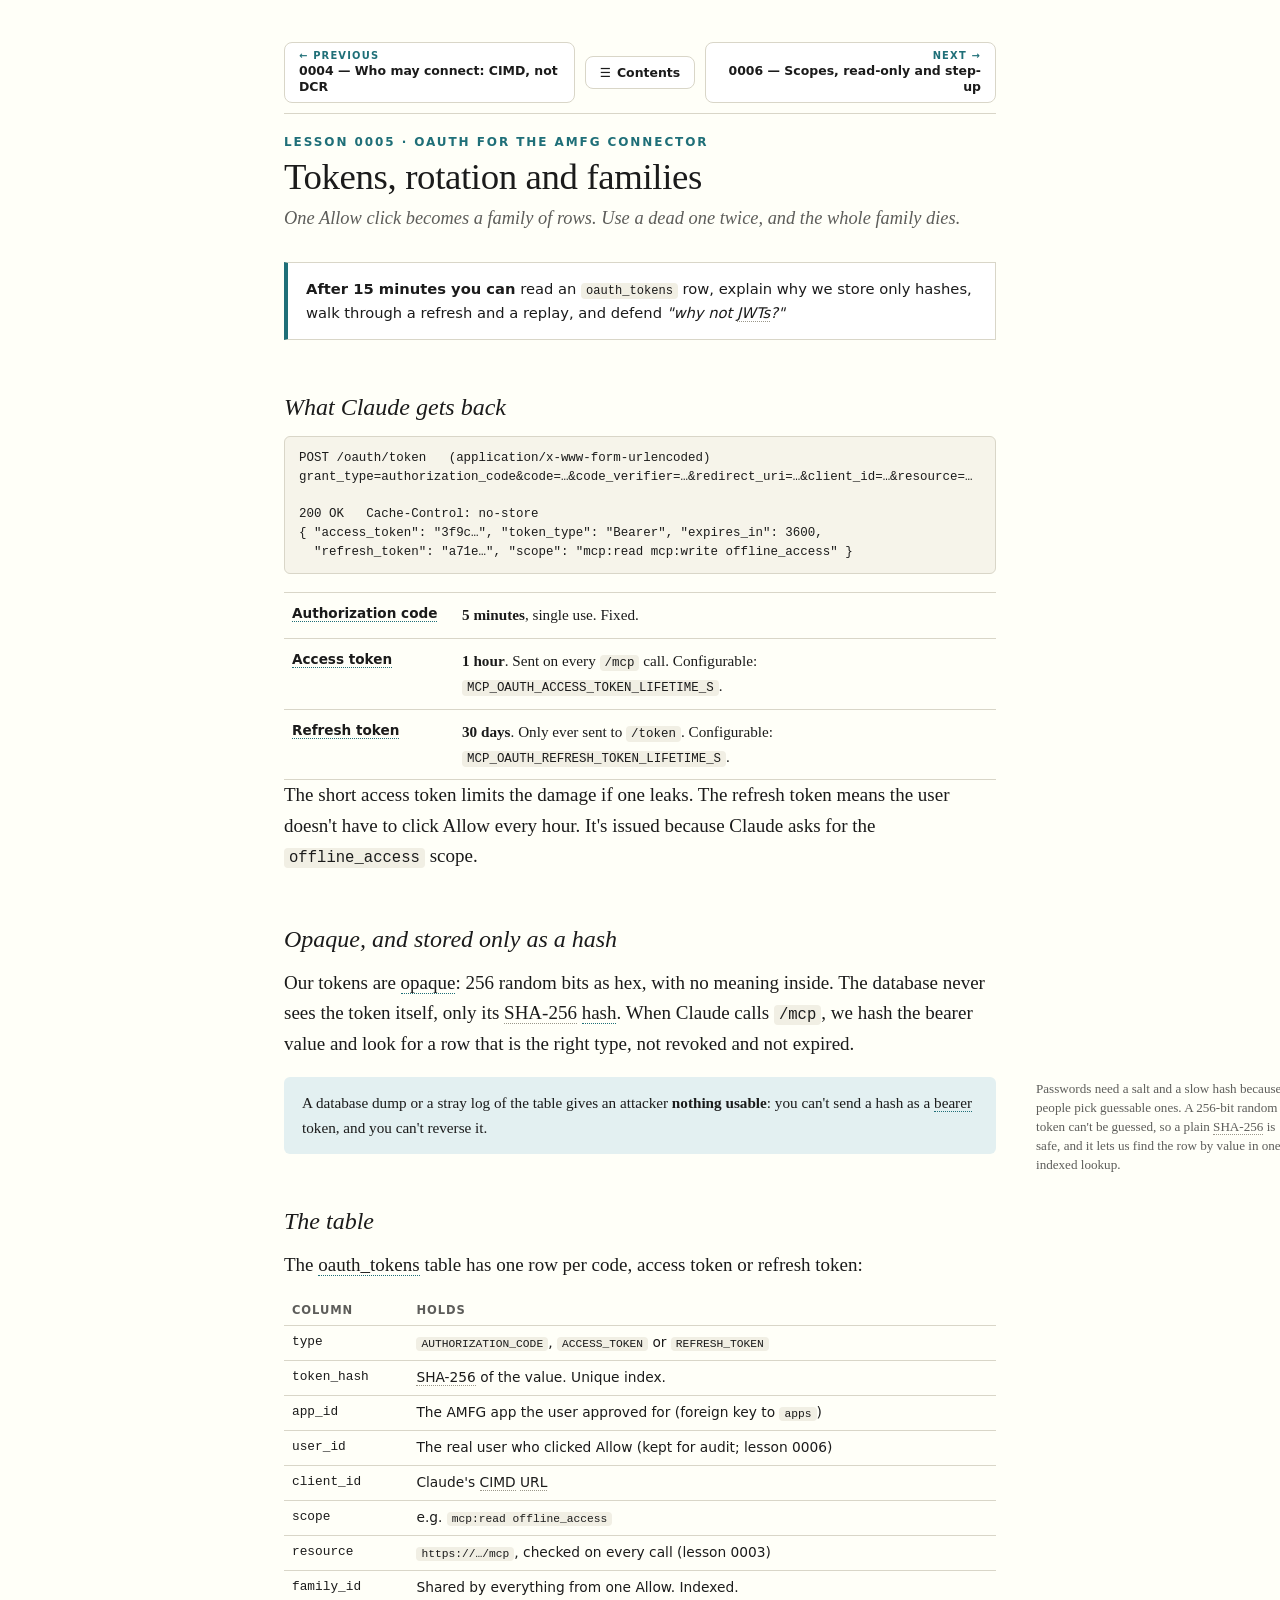
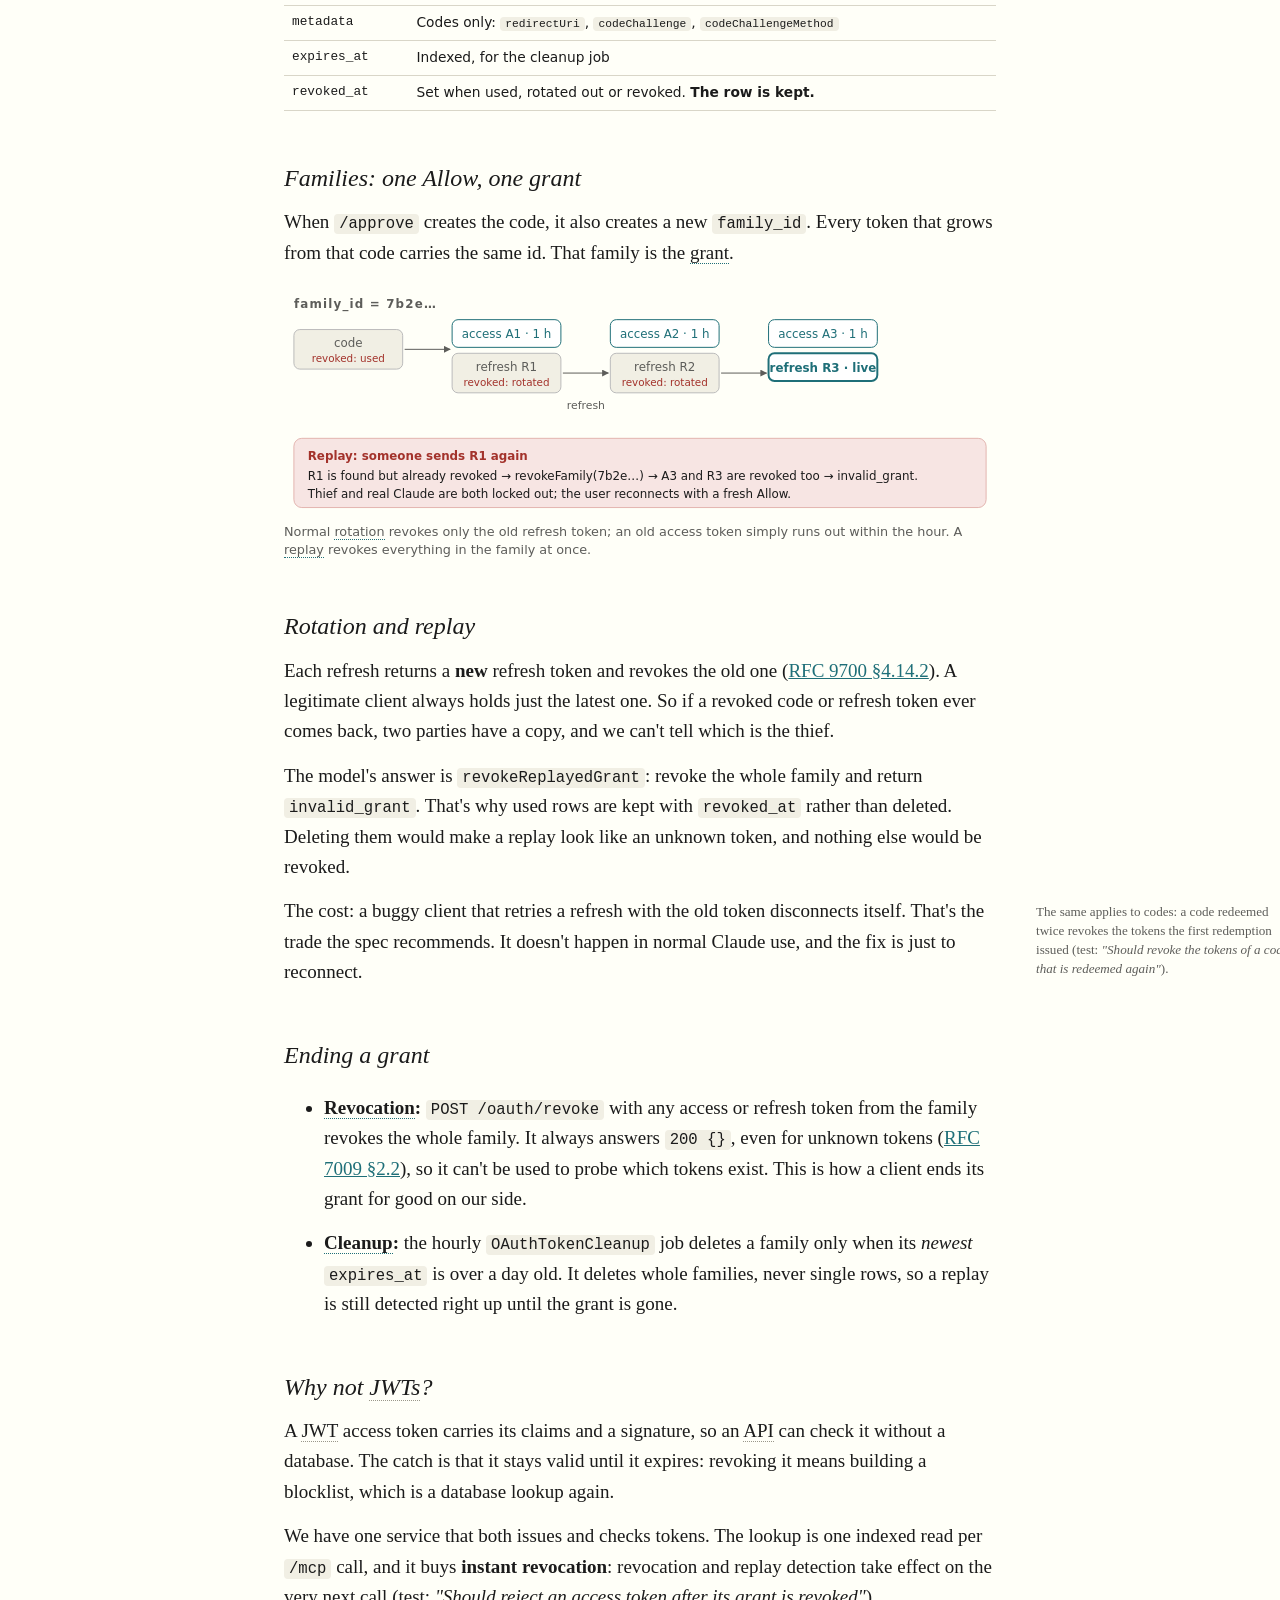
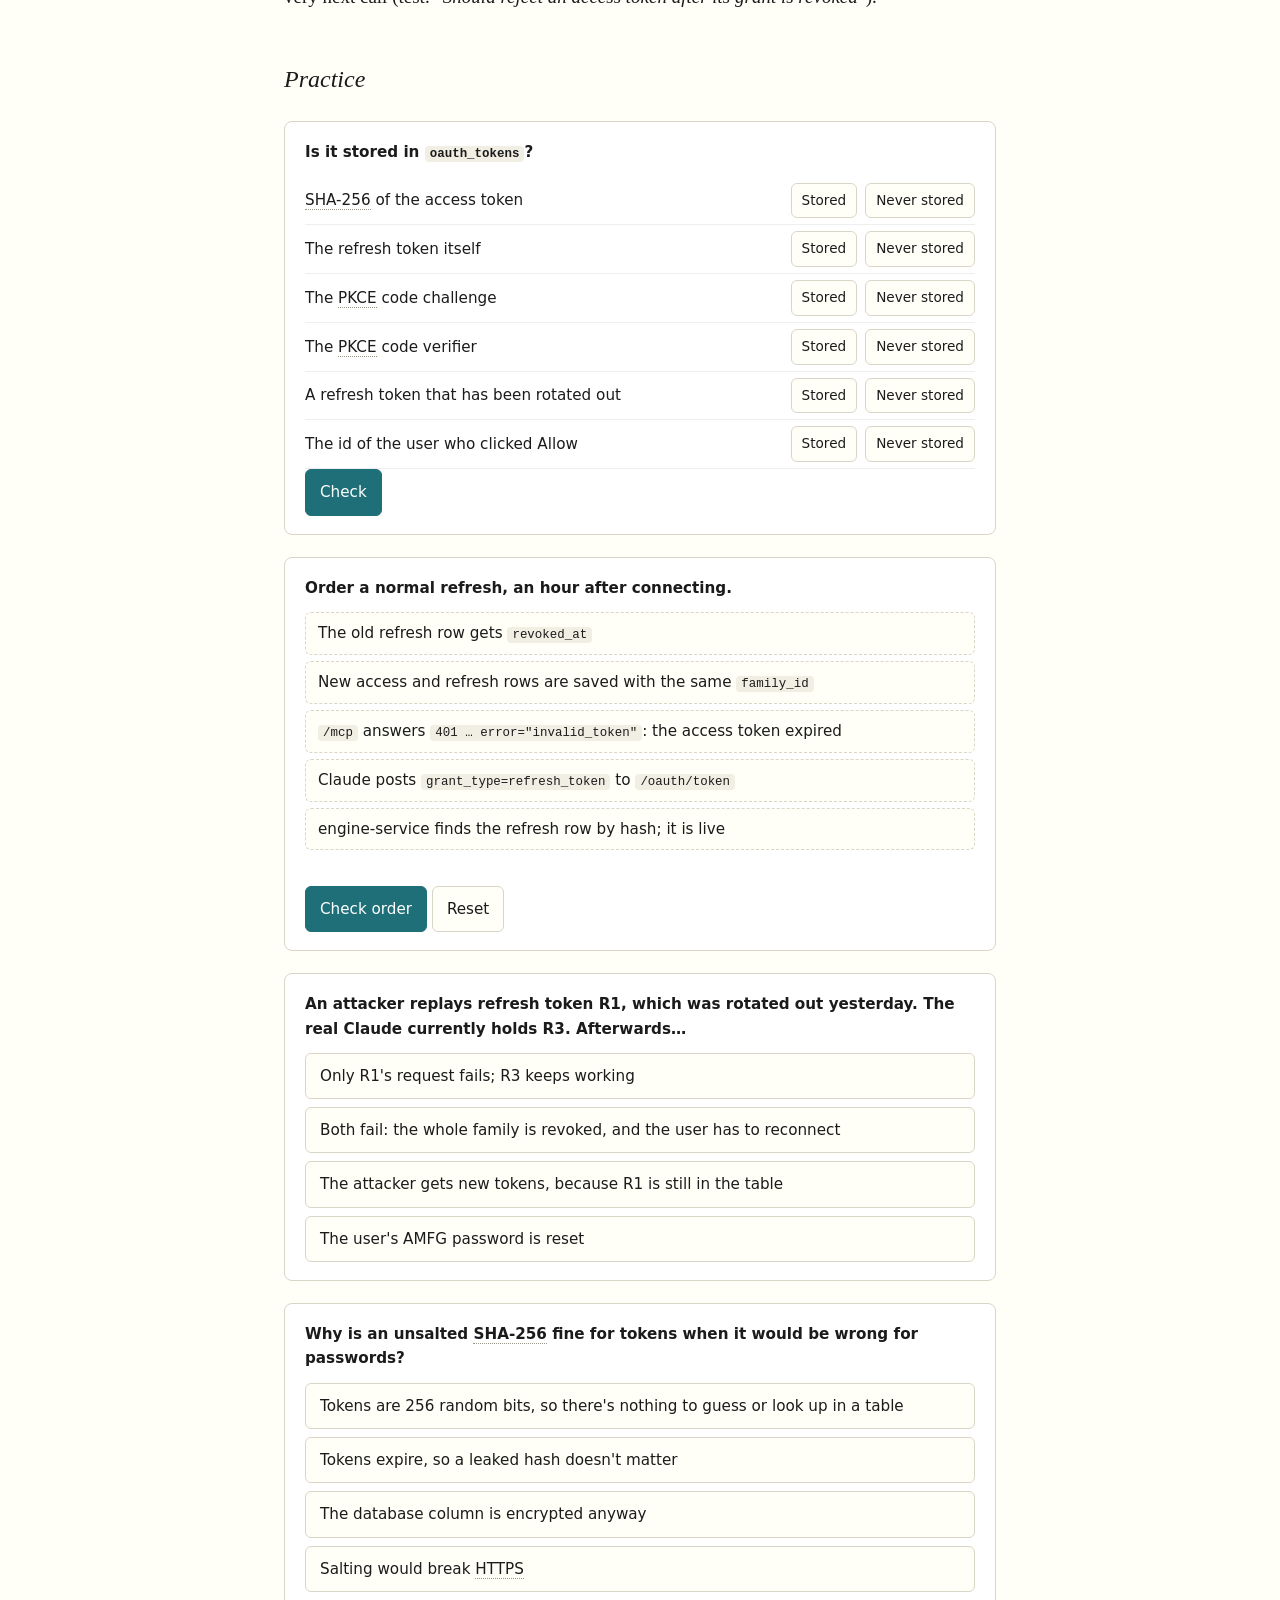
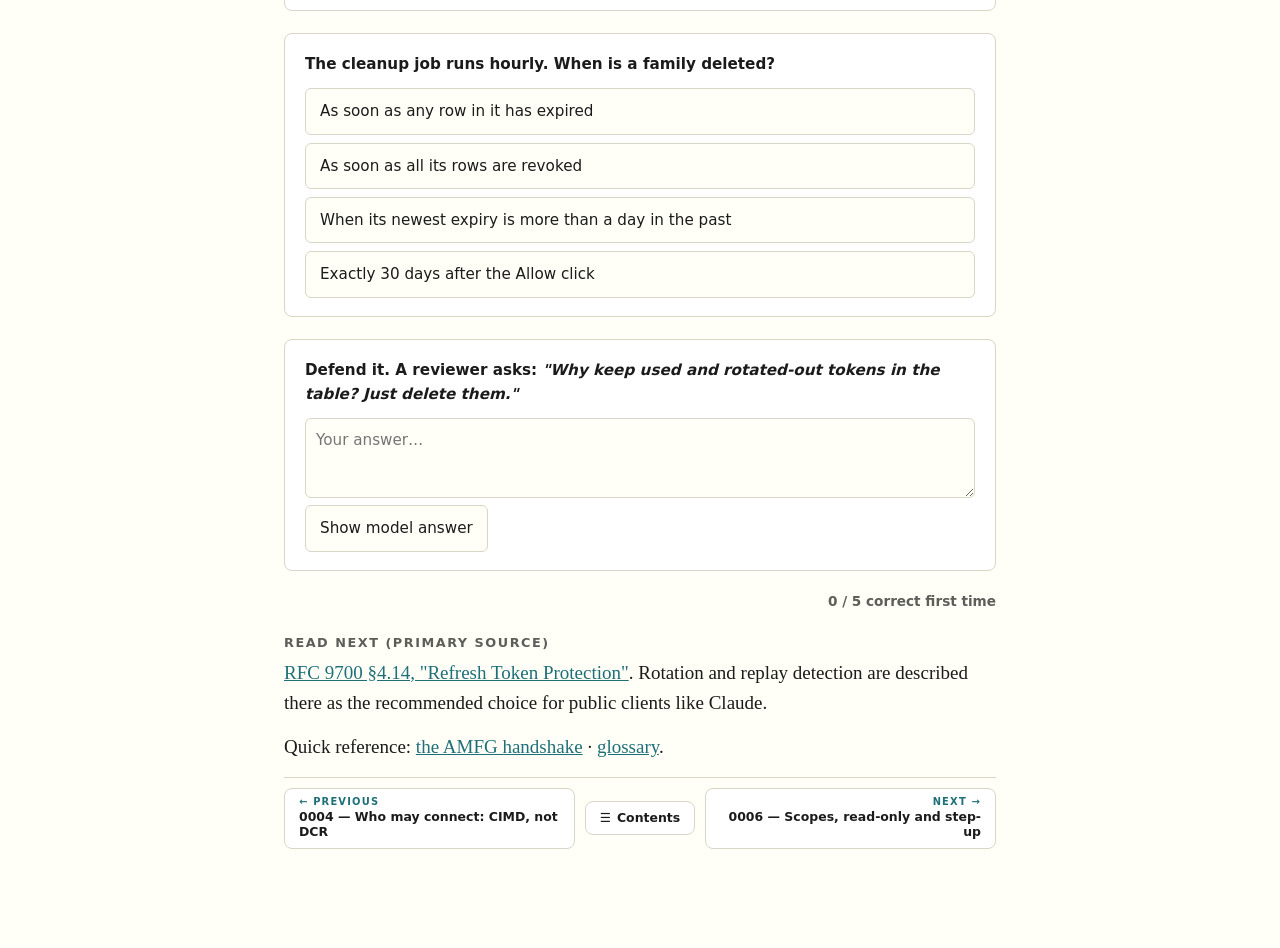
<file: lessons/0005-tokens-rotation-families.html>
<!doctype html>
<html lang="en">
<head>
<meta charset="utf-8">
<meta name="viewport" content="width=device-width, initial-scale=1">
<title>0005 — Tokens, rotation and families</title>
<link rel="stylesheet" href="../assets/course.css">
<style>
  pre { font: 0.78rem/1.5 var(--mono); background: #f6f4ea; border: 1px solid var(--rule); border-radius: 6px; padding: 12px 14px; overflow-x: auto; margin: 10px 0 18px; }
  table { width: 100%; border-collapse: collapse; font: 0.86rem/1.45 var(--sans); margin: 10px 0 20px; }
  th, td { text-align: left; vertical-align: top; padding: 7px 8px; border-bottom: 1px solid var(--rule); }
  th { font-size: 0.72rem; letter-spacing: .08em; text-transform: uppercase; color: var(--soft); }
  td:first-child { font-family: var(--mono); font-size: .8rem; white-space: nowrap; }
</style>
</head>
<body>
<main>
<nav class="lesson-nav" data-auto></nav>

<div class="kicker">Lesson 0005 · OAuth for the AMFG connector</div>
<h1>Tokens, rotation and families</h1>
<p class="subtitle">One Allow click becomes a family of rows. Use a dead one twice, and the whole family dies.</p>

<div class="goal"><b>After 15 minutes you can</b> read an <code>oauth_tokens</code> row, explain why we store only hashes, walk through a refresh and a replay, and defend <i>"why not JWTs?"</i></div>

<h2>What Claude gets back</h2>
<pre>POST /oauth/token   (application/x-www-form-urlencoded)
grant_type=authorization_code&amp;code=…&amp;code_verifier=…&amp;redirect_uri=…&amp;client_id=…&amp;resource=…

200 OK   Cache-Control: no-store
{ "access_token": "3f9c…", "token_type": "Bearer", "expires_in": 3600,
  "refresh_token": "a71e…", "scope": "mcp:read mcp:write offline_access" }</pre>
<div class="defs">
  <div><dfn data-t="authorization-code">Authorization code</dfn></div><div><b>5 minutes</b>, single use. Fixed.</div>
  <div><dfn data-t="access-token">Access token</dfn></div><div><b>1 hour</b>. Sent on every <code>/mcp</code> call. Configurable: <code>MCP_OAUTH_ACCESS_TOKEN_LIFETIME_S</code>.</div>
  <div><dfn data-t="refresh-token">Refresh token</dfn></div><div><b>30 days</b>. Only ever sent to <code>/token</code>. Configurable: <code>MCP_OAUTH_REFRESH_TOKEN_LIFETIME_S</code>.</div>
</div>
<p>The short access token limits the damage if one leaks. The refresh token means the user doesn't have to click Allow every hour. It's issued because Claude asks for the <code>offline_access</code> scope.</p>

<h2>Opaque, and stored only as a hash</h2>
<p>Our tokens are <dfn data-t="opaque-token">opaque</dfn>: 256 random bits as hex, with no meaning inside. The database never sees the token itself, only its SHA-256 <dfn data-t="hash">hash</dfn>. When Claude calls <code>/mcp</code>, we hash the bearer value and look for a row that is the right type, not revoked and not expired.</p>
<p class="aside">Passwords need a salt and a slow hash because people pick guessable ones. A 256-bit random token can't be guessed, so a plain SHA-256 is safe, and it lets us find the row by value in one indexed lookup.</p>
<div class="callout">A database dump or a stray log of the table gives an attacker <b>nothing usable</b>: you can't send a hash as a <dfn data-t="bearer">bearer</dfn> token, and you can't reverse it.</div>

<h2>The table</h2>
<p>The <dfn data-t="oauth-tokens-table">oauth_tokens</dfn> table has one row per code, access token or refresh token:</p>
<table>
  <tr><th>Column</th><th>Holds</th></tr>
  <tr><td>type</td><td><code>AUTHORIZATION_CODE</code>, <code>ACCESS_TOKEN</code> or <code>REFRESH_TOKEN</code></td></tr>
  <tr><td>token_hash</td><td>SHA-256 of the value. Unique index.</td></tr>
  <tr><td>app_id</td><td>The AMFG app the user approved for (foreign key to <code>apps</code>)</td></tr>
  <tr><td>user_id</td><td>The real user who clicked Allow (kept for audit; lesson 0006)</td></tr>
  <tr><td>client_id</td><td>Claude's CIMD URL</td></tr>
  <tr><td>scope</td><td>e.g. <code>mcp:read offline_access</code></td></tr>
  <tr><td>resource</td><td><code>https://…/mcp</code>, checked on every call (lesson 0003)</td></tr>
  <tr><td>family_id</td><td>Shared by everything from one Allow. Indexed.</td></tr>
  <tr><td>metadata</td><td>Codes only: <code>redirectUri</code>, <code>codeChallenge</code>, <code>codeChallengeMethod</code></td></tr>
  <tr><td>expires_at</td><td>Indexed, for the cleanup job</td></tr>
  <tr><td>revoked_at</td><td>Set when used, rotated out or revoked. <b>The row is kept.</b></td></tr>
</table>

<h2>Families: one Allow, one grant</h2>
<p>When <code>/approve</code> creates the code, it also creates a new <code>family_id</code>. Every token that grows from that code carries the same id. That family is the <dfn data-t="grant">grant</dfn>.</p>
<figure>
<svg viewBox="0 0 720 230" role="img" aria-label="A token family over time">
  <defs><marker id="a5" viewBox="0 0 10 10" refX="9" refY="5" markerWidth="7" markerHeight="7" orient="auto"><path d="M0,0 L10,5 L0,10z" fill="#5d5d5a"/></marker></defs>
  <g font-family="Inter, system-ui, sans-serif" font-size="12">
    <text x="10" y="18" fill="#5d5d5a" font-weight="700" letter-spacing="1.2">family_id = 7b2e…</text>
    <rect x="10" y="40" width="110" height="40" rx="6" fill="#f1efe4" stroke="#bbb"/><text x="65" y="58" text-anchor="middle" fill="#5d5d5a">code</text><text x="65" y="73" text-anchor="middle" fill="#a3322b" font-size="10.5">revoked: used</text>
    <line x1="122" y1="60" x2="168" y2="60" stroke="#5d5d5a" marker-end="url(#a5)"/>
    <rect x="170" y="30" width="110" height="28" rx="6" fill="#fff" stroke="#1f6f78"/><text x="225" y="49" text-anchor="middle" fill="#1f6f78">access A1 · 1 h</text>
    <rect x="170" y="64" width="110" height="40" rx="6" fill="#f1efe4" stroke="#bbb"/><text x="225" y="82" text-anchor="middle" fill="#5d5d5a">refresh R1</text><text x="225" y="97" text-anchor="middle" fill="#a3322b" font-size="10.5">revoked: rotated</text>
    <line x1="282" y1="84" x2="328" y2="84" stroke="#5d5d5a" marker-end="url(#a5)"/><text x="286" y="120" fill="#5d5d5a" font-size="11">refresh</text>
    <rect x="330" y="30" width="110" height="28" rx="6" fill="#fff" stroke="#1f6f78"/><text x="385" y="49" text-anchor="middle" fill="#1f6f78">access A2 · 1 h</text>
    <rect x="330" y="64" width="110" height="40" rx="6" fill="#f1efe4" stroke="#bbb"/><text x="385" y="82" text-anchor="middle" fill="#5d5d5a">refresh R2</text><text x="385" y="97" text-anchor="middle" fill="#a3322b" font-size="10.5">revoked: rotated</text>
    <line x1="442" y1="84" x2="488" y2="84" stroke="#5d5d5a" marker-end="url(#a5)"/>
    <rect x="490" y="30" width="110" height="28" rx="6" fill="#fff" stroke="#1f6f78"/><text x="545" y="49" text-anchor="middle" fill="#1f6f78">access A3 · 1 h</text>
    <rect x="490" y="64" width="110" height="28" rx="6" fill="#fff" stroke="#1f6f78" stroke-width="2"/><text x="545" y="83" text-anchor="middle" fill="#1f6f78" font-weight="700">refresh R3 · live</text>

    <rect x="10" y="150" width="700" height="70" rx="8" fill="#f7e5e3" stroke="#e3b5b0"/>
    <text x="24" y="172" fill="#a3322b" font-weight="700">Replay: someone sends R1 again</text>
    <text x="24" y="192" fill="#1b1b1b">R1 is found but already revoked → revokeFamily(7b2e…) → A3 and R3 are revoked too → invalid_grant.</text>
    <text x="24" y="210" fill="#1b1b1b">Thief and real Claude are both locked out; the user reconnects with a fresh Allow.</text>
  </g>
</svg>
<figcaption>Normal <dfn data-t="rotation">rotation</dfn> revokes only the old refresh token; an old access token simply runs out within the hour. A <dfn data-t="replay">replay</dfn> revokes everything in the family at once.</figcaption>
</figure>

<h2>Rotation and replay</h2>
<p>Each refresh returns a <b>new</b> refresh token and revokes the old one (<a href="https://www.rfc-editor.org/rfc/rfc9700.html#section-4.14.2">RFC 9700 §4.14.2</a>). A legitimate client always holds just the latest one. So if a revoked code or refresh token ever comes back, two parties have a copy, and we can't tell which is the thief.</p>
<p>The model's answer is <code>revokeReplayedGrant</code>: revoke the whole family and return <code>invalid_grant</code>. That's why used rows are kept with <code>revoked_at</code> rather than deleted. Deleting them would make a replay look like an unknown token, and nothing else would be revoked.</p>
<p class="aside">The same applies to codes: a code redeemed twice revokes the tokens the first redemption issued (test: <i>"Should revoke the tokens of a code that is redeemed again"</i>).</p>
<p>The cost: a buggy client that retries a refresh with the old token disconnects itself. That's the trade the spec recommends. It doesn't happen in normal Claude use, and the fix is just to reconnect.</p>

<h2>Ending a grant</h2>
<ul>
  <li><b><dfn data-t="revocation">Revocation</dfn>:</b> <code>POST /oauth/revoke</code> with any access or refresh token from the family revokes the whole family. It always answers <code>200 {}</code>, even for unknown tokens (<a href="https://www.rfc-editor.org/rfc/rfc7009#section-2.2">RFC 7009 §2.2</a>), so it can't be used to probe which tokens exist. This is how a client ends its grant for good on our side.</li>
  <li><b><dfn data-t="cleanup-job">Cleanup</dfn>:</b> the hourly <code>OAuthTokenCleanup</code> job deletes a family only when its <i>newest</i> <code>expires_at</code> is over a day old. It deletes whole families, never single rows, so a replay is still detected right up until the grant is gone.</li>
</ul>

<h2>Why not JWTs?</h2>
<p>A JWT access token carries its claims and a signature, so an API can check it without a database. The catch is that it stays valid until it expires: revoking it means building a blocklist, which is a database lookup again.</p>
<p>We have one service that both issues and checks tokens. The lookup is one indexed read per <code>/mcp</code> call, and it buys <b>instant revocation</b>: revocation and replay detection take effect on the very next call (test: <i>"Should reject an access token after its grant is revoked"</i>).</p>

<h2>Practice</h2>

<div class="exercise sort" id="sort-stored">
  <div class="prompt">Is it stored in <code>oauth_tokens</code>?</div>
  <div class="sort-row" data-answer="yes"><span>SHA-256 of the access token</span><button class="btn" data-pick="yes">Stored</button><button class="btn" data-pick="no">Never stored</button></div>
  <div class="sort-row" data-answer="no"><span>The refresh token itself</span><button class="btn" data-pick="yes">Stored</button><button class="btn" data-pick="no">Never stored</button></div>
  <div class="sort-row" data-answer="yes"><span>The PKCE code challenge</span><button class="btn" data-pick="yes">Stored</button><button class="btn" data-pick="no">Never stored</button></div>
  <div class="sort-row" data-answer="no"><span>The PKCE code verifier</span><button class="btn" data-pick="yes">Stored</button><button class="btn" data-pick="no">Never stored</button></div>
  <div class="sort-row" data-answer="yes"><span>A refresh token that has been rotated out</span><button class="btn" data-pick="yes">Stored</button><button class="btn" data-pick="no">Never stored</button></div>
  <div class="sort-row" data-answer="yes"><span>The id of the user who clicked Allow</span><button class="btn" data-pick="yes">Stored</button><button class="btn" data-pick="no">Never stored</button></div>
  <button class="btn primary check">Check</button>
  <div class="feedback" data-right="Exactly. Secrets only as hashes; used rows kept so replays can be caught." data-wrong="Red rows are wrong. Rules: no raw secrets ever; used rows stay (revoked) until the whole family expires."></div>
</div>

<div class="exercise order" id="order-refresh" data-solution="a,b,c,d,e">
  <div class="prompt">Order a normal refresh, an hour after connecting.</div>
  <div class="order-pool">
    <div class="item" data-id="a"><code>/mcp</code> answers <code>401 … error="invalid_token"</code>: the access token expired</div>
    <div class="item" data-id="b">Claude posts <code>grant_type=refresh_token</code> to <code>/oauth/token</code></div>
    <div class="item" data-id="c">engine-service finds the refresh row by hash; it is live</div>
    <div class="item" data-id="d">The old refresh row gets <code>revoked_at</code></div>
    <div class="item" data-id="e">New access and refresh rows are saved with the same <code>family_id</code></div>
  </div>
  <div class="order-picked"></div>
  <button class="btn primary check">Check order</button> <button class="btn reset">Reset</button>
  <div class="feedback" data-right="Right. The library revokes the old token before saving the new pair." data-wrong="Not quite. The old token is revoked before the new pair is written."></div>
</div>

<div class="exercise mcq" data-answer="family">
  <div class="prompt">An attacker replays refresh token R1, which was rotated out yesterday. The real Claude currently holds R3. Afterwards…</div>
  <div class="opts">
    <button class="opt" data-key="only">Only R1's request fails; R3 keeps working</button>
    <button class="opt" data-key="family">Both fail: the whole family is revoked, and the user has to reconnect</button>
    <button class="opt" data-key="attacker">The attacker gets new tokens, because R1 is still in the table</button>
    <button class="opt" data-key="user">The user's AMFG password is reset</button>
  </div>
  <div class="feedback" data-right="Right. We can't tell thief from victim, so the grant ends for both." data-wrong="What does revokeReplayedGrant do?"></div>
</div>

<div class="exercise mcq" data-answer="random">
  <div class="prompt">Why is an unsalted SHA-256 fine for tokens when it would be wrong for passwords?</div>
  <div class="opts">
    <button class="opt" data-key="random">Tokens are 256 random bits, so there's nothing to guess or look up in a table</button>
    <button class="opt" data-key="short">Tokens expire, so a leaked hash doesn't matter</button>
    <button class="opt" data-key="enc">The database column is encrypted anyway</button>
    <button class="opt" data-key="fast">Salting would break HTTPS</button>
  </div>
  <div class="feedback" data-right="Yes. Salts and slow hashes defend guessable inputs; random tokens aren't guessable." data-wrong="Refresh tokens live 30 days, so expiry isn't the reason. What makes a password weak?"></div>
</div>

<div class="exercise mcq" data-answer="newest">
  <div class="prompt">The cleanup job runs hourly. When is a family deleted?</div>
  <div class="opts">
    <button class="opt" data-key="any">As soon as any row in it has expired</button>
    <button class="opt" data-key="revoked">As soon as all its rows are revoked</button>
    <button class="opt" data-key="newest">When its newest expiry is more than a day in the past</button>
    <button class="opt" data-key="30">Exactly 30 days after the Allow click</button>
  </div>
  <div class="feedback" data-right="Right. Whole families only, with a day of slack, so replay detection keeps working until the end." data-wrong="Deleting used rows early would hide replays. Which rule keeps them as long as needed?"></div>
</div>

<div class="exercise recall">
  <div class="prompt">Defend it. A reviewer asks: <i>"Why keep used and rotated-out tokens in the table? Just delete them."</i></div>
  <textarea placeholder="Your answer…"></textarea>
  <button class="btn reveal">Show model answer</button>
  <div class="model">They're our replay detector. A legitimate client never reuses a code or an old refresh token, so seeing one come back means a copy was stolen, and we revoke the whole family. If we deleted the row, the replay would look like an unknown token and the thief's copy (if used first) would keep its grant. The rows hold only hashes, and the hourly cleanup removes the whole family a day after its last token expires.</div>
</div>

<div class="score"></div>

<h3>Read next (primary source)</h3>
<p><a href="https://www.rfc-editor.org/rfc/rfc9700.html#section-4.14">RFC 9700 §4.14, "Refresh Token Protection"</a>. Rotation and replay detection are described there as the recommended choice for public clients like Claude.</p>
<p>Quick reference: <a href="../reference/handshake.html">the AMFG handshake</a> · <a href="../reference/glossary.html">glossary</a>.</p>


<footer><nav class="lesson-nav" data-auto></nav></footer>
</main>
<script src="../assets/quiz.js"></script>
<script src="../assets/terms.js"></script>
<script src="../assets/nav.js"></script>
</body>
</html>
</file>
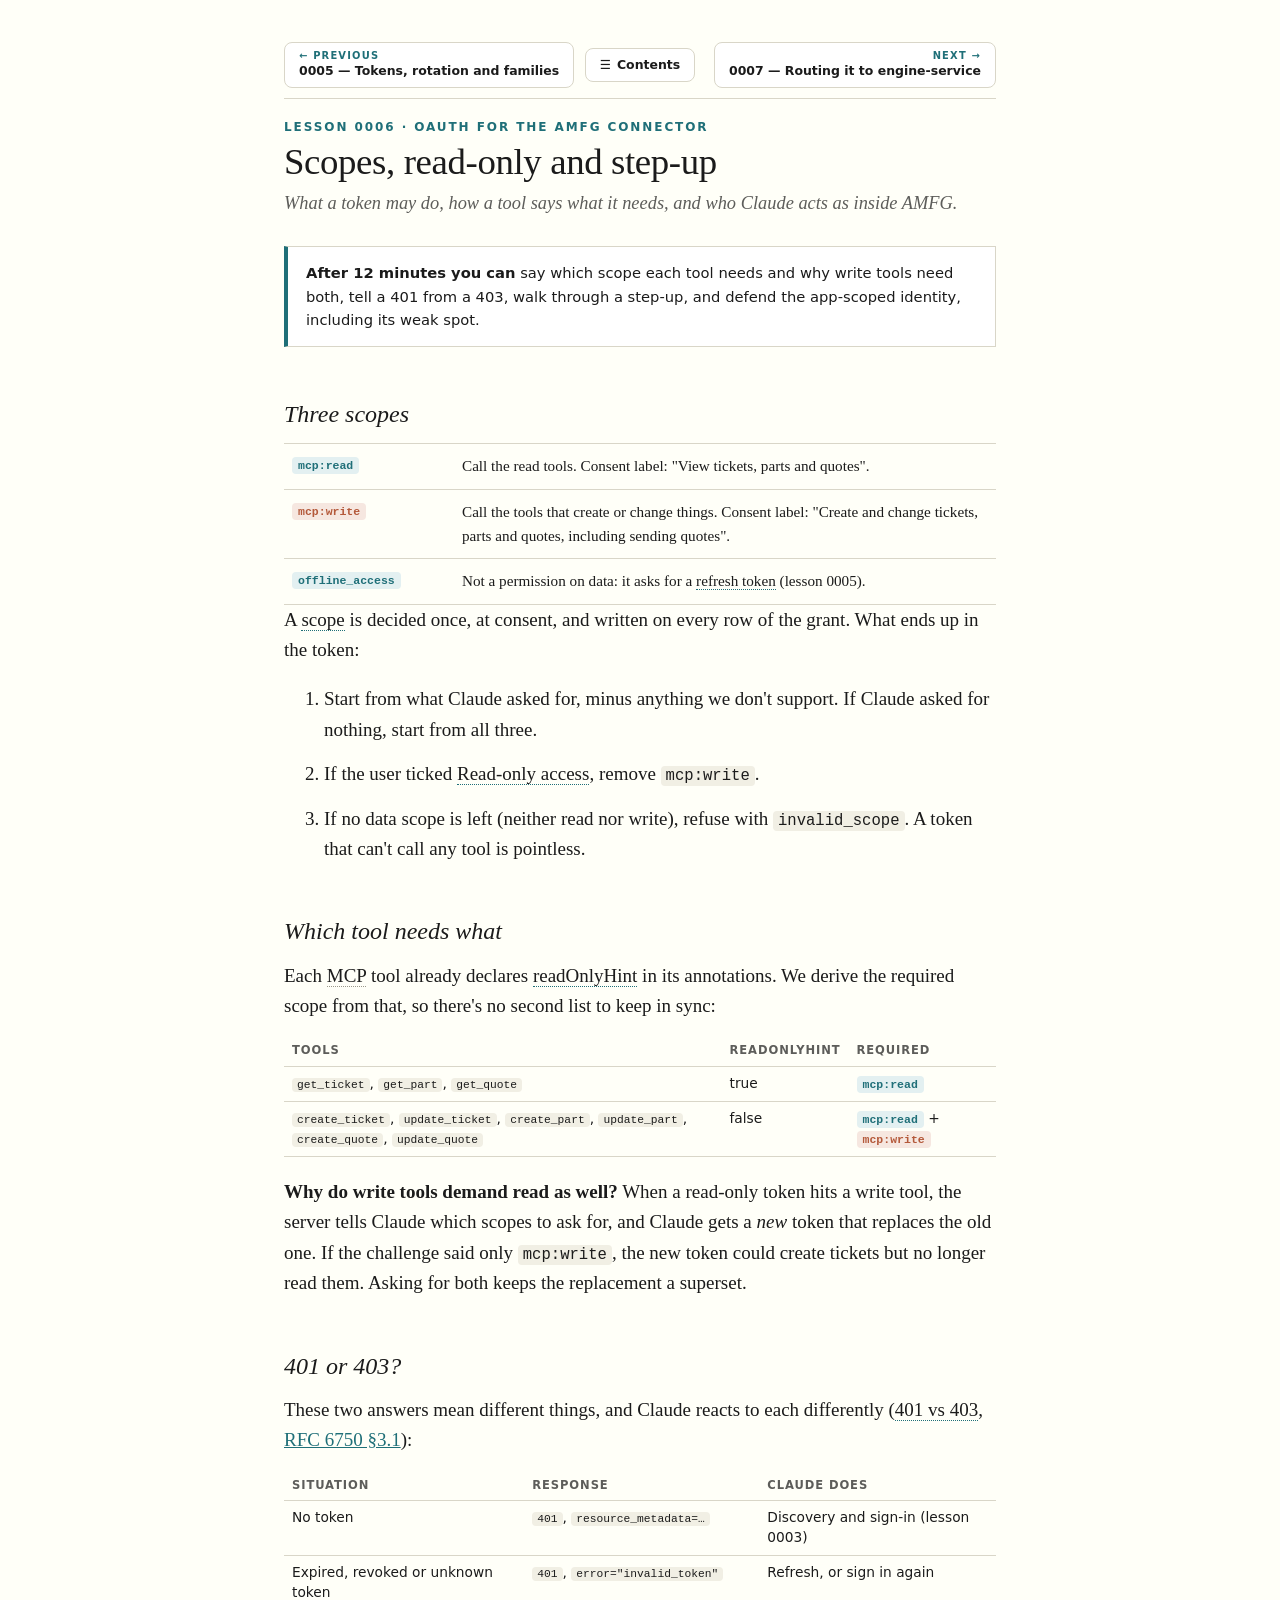
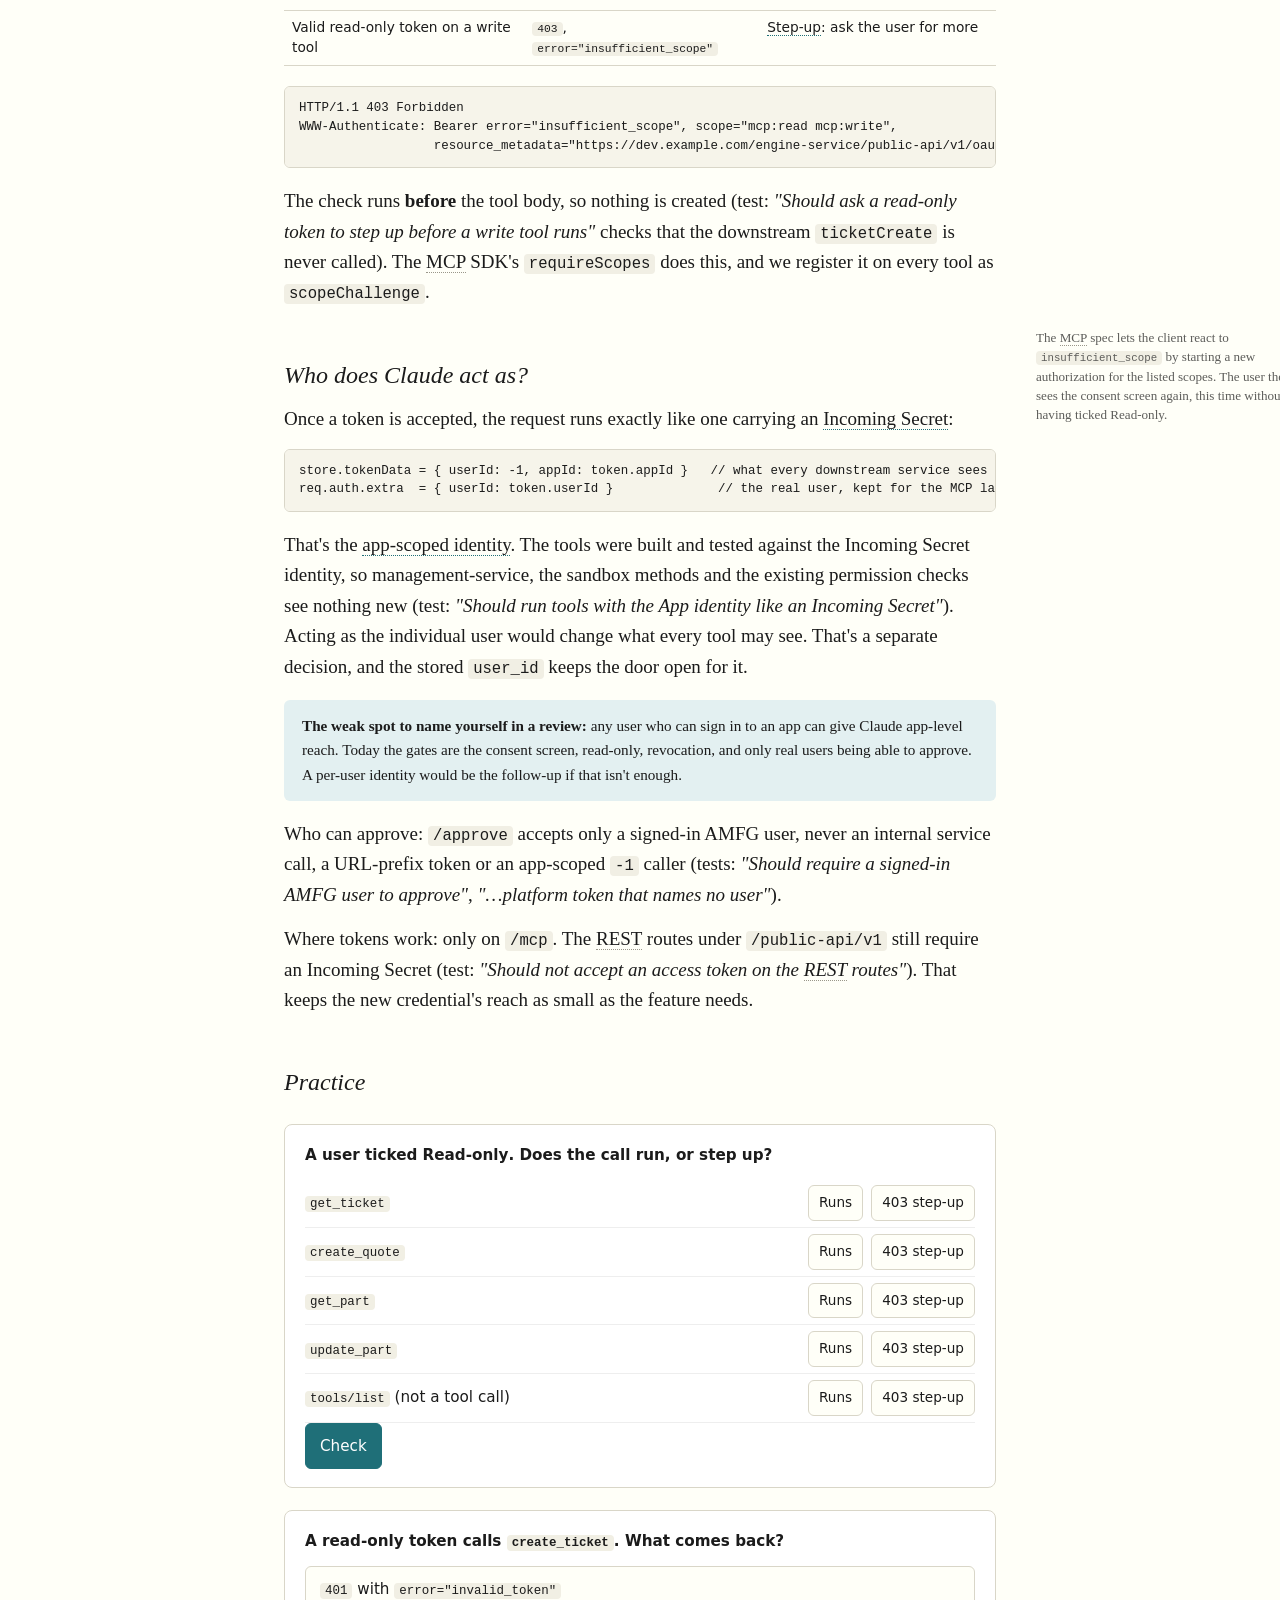
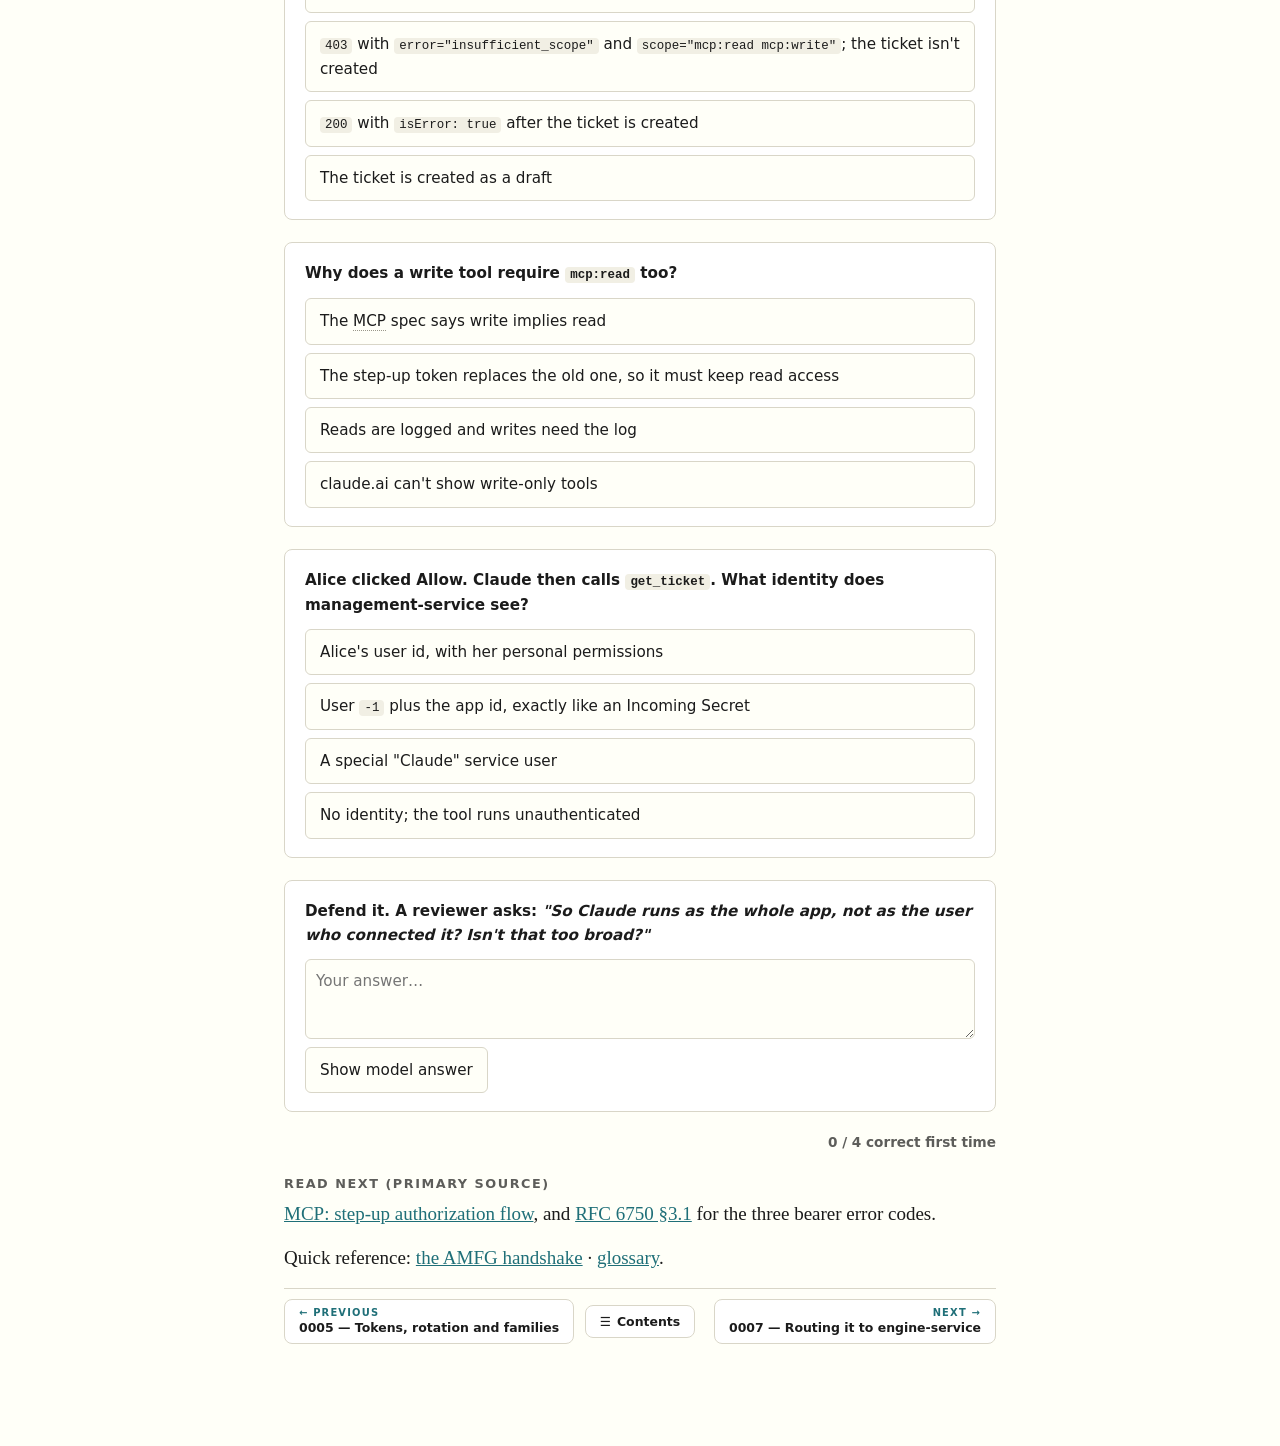
<file: lessons/0006-scopes-and-step-up.html>
<!doctype html>
<html lang="en">
<head>
<meta charset="utf-8">
<meta name="viewport" content="width=device-width, initial-scale=1">
<title>0006 — Scopes, read-only and step-up</title>
<link rel="stylesheet" href="../assets/course.css">
<style>
  pre { font: 0.78rem/1.5 var(--mono); background: #f6f4ea; border: 1px solid var(--rule); border-radius: 6px; padding: 12px 14px; overflow-x: auto; margin: 10px 0 18px; }
  table { width: 100%; border-collapse: collapse; font: 0.86rem/1.45 var(--sans); margin: 10px 0 20px; }
  th, td { text-align: left; vertical-align: top; padding: 7px 8px; border-bottom: 1px solid var(--rule); }
  th { font-size: 0.72rem; letter-spacing: .08em; text-transform: uppercase; color: var(--soft); }
  .pill { font: 600 .72rem var(--mono); padding: 2px 6px; border-radius: 4px; background: var(--accent-soft); color: var(--accent); white-space: nowrap; }
  .pill.w { background: #f6e7e0; color: var(--claude); }
</style>
</head>
<body>
<main>
<nav class="lesson-nav" data-auto></nav>

<div class="kicker">Lesson 0006 · OAuth for the AMFG connector</div>
<h1>Scopes, read-only and step-up</h1>
<p class="subtitle">What a token may do, how a tool says what it needs, and who Claude acts as inside AMFG.</p>

<div class="goal"><b>After 12 minutes you can</b> say which scope each tool needs and why write tools need both, tell a 401 from a 403, walk through a step-up, and defend the app-scoped identity, including its weak spot.</div>

<h2>Three scopes</h2>
<div class="defs">
  <div><span class="pill">mcp:read</span></div><div>Call the read tools. Consent label: "View tickets, parts and quotes".</div>
  <div><span class="pill w">mcp:write</span></div><div>Call the tools that create or change things. Consent label: "Create and change tickets, parts and quotes, including sending quotes".</div>
  <div><span class="pill">offline_access</span></div><div>Not a permission on data: it asks for a <dfn data-t="refresh-token">refresh token</dfn> (lesson 0005).</div>
</div>
<p>A <dfn data-t="scope">scope</dfn> is decided once, at consent, and written on every row of the grant. What ends up in the token:</p>
<ol>
  <li>Start from what Claude asked for, minus anything we don't support. If Claude asked for nothing, start from all three.</li>
  <li>If the user ticked <dfn data-t="read-only">Read-only access</dfn>, remove <code>mcp:write</code>.</li>
  <li>If no data scope is left (neither read nor write), refuse with <code>invalid_scope</code>. A token that can't call any tool is pointless.</li>
</ol>

<h2>Which tool needs what</h2>
<p>Each MCP tool already declares <dfn data-t="read-only-hint">readOnlyHint</dfn> in its annotations. We derive the required scope from that, so there's no second list to keep in sync:</p>
<table>
  <tr><th>Tools</th><th>readOnlyHint</th><th>Required</th></tr>
  <tr><td><code>get_ticket</code>, <code>get_part</code>, <code>get_quote</code></td><td>true</td><td><span class="pill">mcp:read</span></td></tr>
  <tr><td><code>create_ticket</code>, <code>update_ticket</code>, <code>create_part</code>, <code>update_part</code>, <code>create_quote</code>, <code>update_quote</code></td><td>false</td><td><span class="pill">mcp:read</span> + <span class="pill w">mcp:write</span></td></tr>
</table>
<p><b>Why do write tools demand read as well?</b> When a read-only token hits a write tool, the server tells Claude which scopes to ask for, and Claude gets a <i>new</i> token that replaces the old one. If the challenge said only <code>mcp:write</code>, the new token could create tickets but no longer read them. Asking for both keeps the replacement a superset.</p>

<h2>401 or 403?</h2>
<p>These two answers mean different things, and Claude reacts to each differently (<dfn data-t="401-403">401 vs 403</dfn>, <a href="https://www.rfc-editor.org/rfc/rfc6750#section-3.1">RFC 6750 §3.1</a>):</p>
<table>
  <tr><th>Situation</th><th>Response</th><th>Claude does</th></tr>
  <tr><td>No token</td><td><code>401</code>, <code>resource_metadata=…</code></td><td>Discovery and sign-in (lesson 0003)</td></tr>
  <tr><td>Expired, revoked or unknown token</td><td><code>401</code>, <code>error="invalid_token"</code></td><td>Refresh, or sign in again</td></tr>
  <tr><td>Valid read-only token on a write tool</td><td><code>403</code>, <code>error="insufficient_scope"</code></td><td><dfn data-t="step-up">Step-up</dfn>: ask the user for more</td></tr>
</table>
<pre>HTTP/1.1 403 Forbidden
WWW-Authenticate: Bearer error="insufficient_scope", scope="mcp:read mcp:write",
                  resource_metadata="https://dev.example.com/engine-service/public-api/v1/oauth/protected-resource"</pre>
<p>The check runs <b>before</b> the tool body, so nothing is created (test: <i>"Should ask a read-only token to step up before a write tool runs"</i> checks that the downstream <code>ticketCreate</code> is never called). The MCP SDK's <code>requireScopes</code> does this, and we register it on every tool as <code>scopeChallenge</code>.</p>
<p class="aside">The MCP spec lets the client react to <code>insufficient_scope</code> by starting a new authorization for the listed scopes. The user then sees the consent screen again, this time without having ticked Read-only.</p>

<h2>Who does Claude act as?</h2>
<p>Once a token is accepted, the request runs exactly like one carrying an <dfn data-t="incoming-secret">Incoming Secret</dfn>:</p>
<pre>store.tokenData = { userId: -1, appId: token.appId }   // what every downstream service sees
req.auth.extra  = { userId: token.userId }              // the real user, kept for the MCP layer</pre>
<p>That's the <dfn data-t="app-scoped">app-scoped identity</dfn>. The tools were built and tested against the Incoming Secret identity, so management-service, the sandbox methods and the existing permission checks see nothing new (test: <i>"Should run tools with the App identity like an Incoming Secret"</i>). Acting as the individual user would change what every tool may see. That's a separate decision, and the stored <code>user_id</code> keeps the door open for it.</p>
<div class="callout"><b>The weak spot to name yourself in a review:</b> any user who can sign in to an app can give Claude app-level reach. Today the gates are the consent screen, read-only, revocation, and only real users being able to approve. A per-user identity would be the follow-up if that isn't enough.</div>
<p>Who can approve: <code>/approve</code> accepts only a signed-in AMFG user, never an internal service call, a URL-prefix token or an app-scoped <code>-1</code> caller (tests: <i>"Should require a signed-in AMFG user to approve"</i>, <i>"…platform token that names no user"</i>).</p>
<p>Where tokens work: only on <code>/mcp</code>. The REST routes under <code>/public-api/v1</code> still require an Incoming Secret (test: <i>"Should not accept an access token on the REST routes"</i>). That keeps the new credential's reach as small as the feature needs.</p>

<h2>Practice</h2>

<div class="exercise sort" id="sort-scope">
  <div class="prompt">A user ticked <b>Read-only</b>. Does the call run, or step up?</div>
  <div class="sort-row" data-answer="run"><span><code>get_ticket</code></span><button class="btn" data-pick="run">Runs</button><button class="btn" data-pick="403">403 step-up</button></div>
  <div class="sort-row" data-answer="403"><span><code>create_quote</code></span><button class="btn" data-pick="run">Runs</button><button class="btn" data-pick="403">403 step-up</button></div>
  <div class="sort-row" data-answer="run"><span><code>get_part</code></span><button class="btn" data-pick="run">Runs</button><button class="btn" data-pick="403">403 step-up</button></div>
  <div class="sort-row" data-answer="403"><span><code>update_part</code></span><button class="btn" data-pick="run">Runs</button><button class="btn" data-pick="403">403 step-up</button></div>
  <div class="sort-row" data-answer="run"><span><code>tools/list</code> (not a tool call)</span><button class="btn" data-pick="run">Runs</button><button class="btn" data-pick="403">403 step-up</button></div>
  <button class="btn primary check">Check</button>
  <div class="feedback" data-right="Exactly. The scope check sits on tool calls; listing tools needs only a valid token." data-wrong="Red rows are wrong. readOnlyHint decides: get_* are read-only, everything else writes."></div>
</div>

<div class="exercise mcq" data-answer="403">
  <div class="prompt">A read-only token calls <code>create_ticket</code>. What comes back?</div>
  <div class="opts">
    <button class="opt" data-key="401"><code>401</code> with <code>error="invalid_token"</code></button>
    <button class="opt" data-key="403"><code>403</code> with <code>error="insufficient_scope"</code> and <code>scope="mcp:read mcp:write"</code>; the ticket isn't created</button>
    <button class="opt" data-key="200"><code>200</code> with <code>isError: true</code> after the ticket is created</button>
    <button class="opt" data-key="silent">The ticket is created as a draft</button>
  </div>
  <div class="feedback" data-right="Right. Valid token, not enough permission: 403, before the tool runs." data-wrong="The token is valid, so it's not a 401. Does the tool body run?"></div>
</div>

<div class="exercise mcq" data-answer="superset">
  <div class="prompt">Why does a write tool require <code>mcp:read</code> too?</div>
  <div class="opts">
    <button class="opt" data-key="spec">The MCP spec says write implies read</button>
    <button class="opt" data-key="superset">The step-up token replaces the old one, so it must keep read access</button>
    <button class="opt" data-key="audit">Reads are logged and writes need the log</button>
    <button class="opt" data-key="ui">claude.ai can't show write-only tools</button>
  </div>
  <div class="feedback" data-right="Yes. Asking for both in the challenge means the new token never loses what the old one had." data-wrong="Think about what token Claude holds after the step-up."></div>
</div>

<div class="exercise mcq" data-answer="app">
  <div class="prompt">Alice clicked Allow. Claude then calls <code>get_ticket</code>. What identity does management-service see?</div>
  <div class="opts">
    <button class="opt" data-key="alice">Alice's user id, with her personal permissions</button>
    <button class="opt" data-key="app">User <code>-1</code> plus the app id, exactly like an Incoming Secret</button>
    <button class="opt" data-key="claude">A special "Claude" service user</button>
    <button class="opt" data-key="none">No identity; the tool runs unauthenticated</button>
  </div>
  <div class="feedback" data-right="Right. Alice's id stays on the token row and in req.auth for later, but downstream sees the app." data-wrong="Look at store.tokenData above."></div>
</div>

<div class="exercise recall">
  <div class="prompt">Defend it. A reviewer asks: <i>"So Claude runs as the whole app, not as the user who connected it? Isn't that too broad?"</i></div>
  <textarea placeholder="Your answer…"></textarea>
  <button class="btn reveal">Show model answer</button>
  <div class="model">Yes, deliberately for now. It's exactly how Incoming Secrets already run, so the nine tools behave as they were built and tested, and no downstream permission logic changes. The reach is bounded: a real signed-in user must approve, they can choose read-only, write tools need <code>mcp:write</code>, tokens work only on <code>/mcp</code>, and a grant can be revoked at once. We store the real user on every token, so moving to per-user identity later is a contained change.</div>
</div>

<div class="score"></div>

<h3>Read next (primary source)</h3>
<p><a href="https://modelcontextprotocol.io/specification/2026-07-28/basic/authorization#step-up-authorization-flow">MCP: step-up authorization flow</a>, and <a href="https://www.rfc-editor.org/rfc/rfc6750#section-3.1">RFC 6750 §3.1</a> for the three bearer error codes.</p>
<p>Quick reference: <a href="../reference/handshake.html">the AMFG handshake</a> · <a href="../reference/glossary.html">glossary</a>.</p>


<footer><nav class="lesson-nav" data-auto></nav></footer>
</main>
<script src="../assets/quiz.js"></script>
<script src="../assets/terms.js"></script>
<script src="../assets/nav.js"></script>
</body>
</html>
</file>
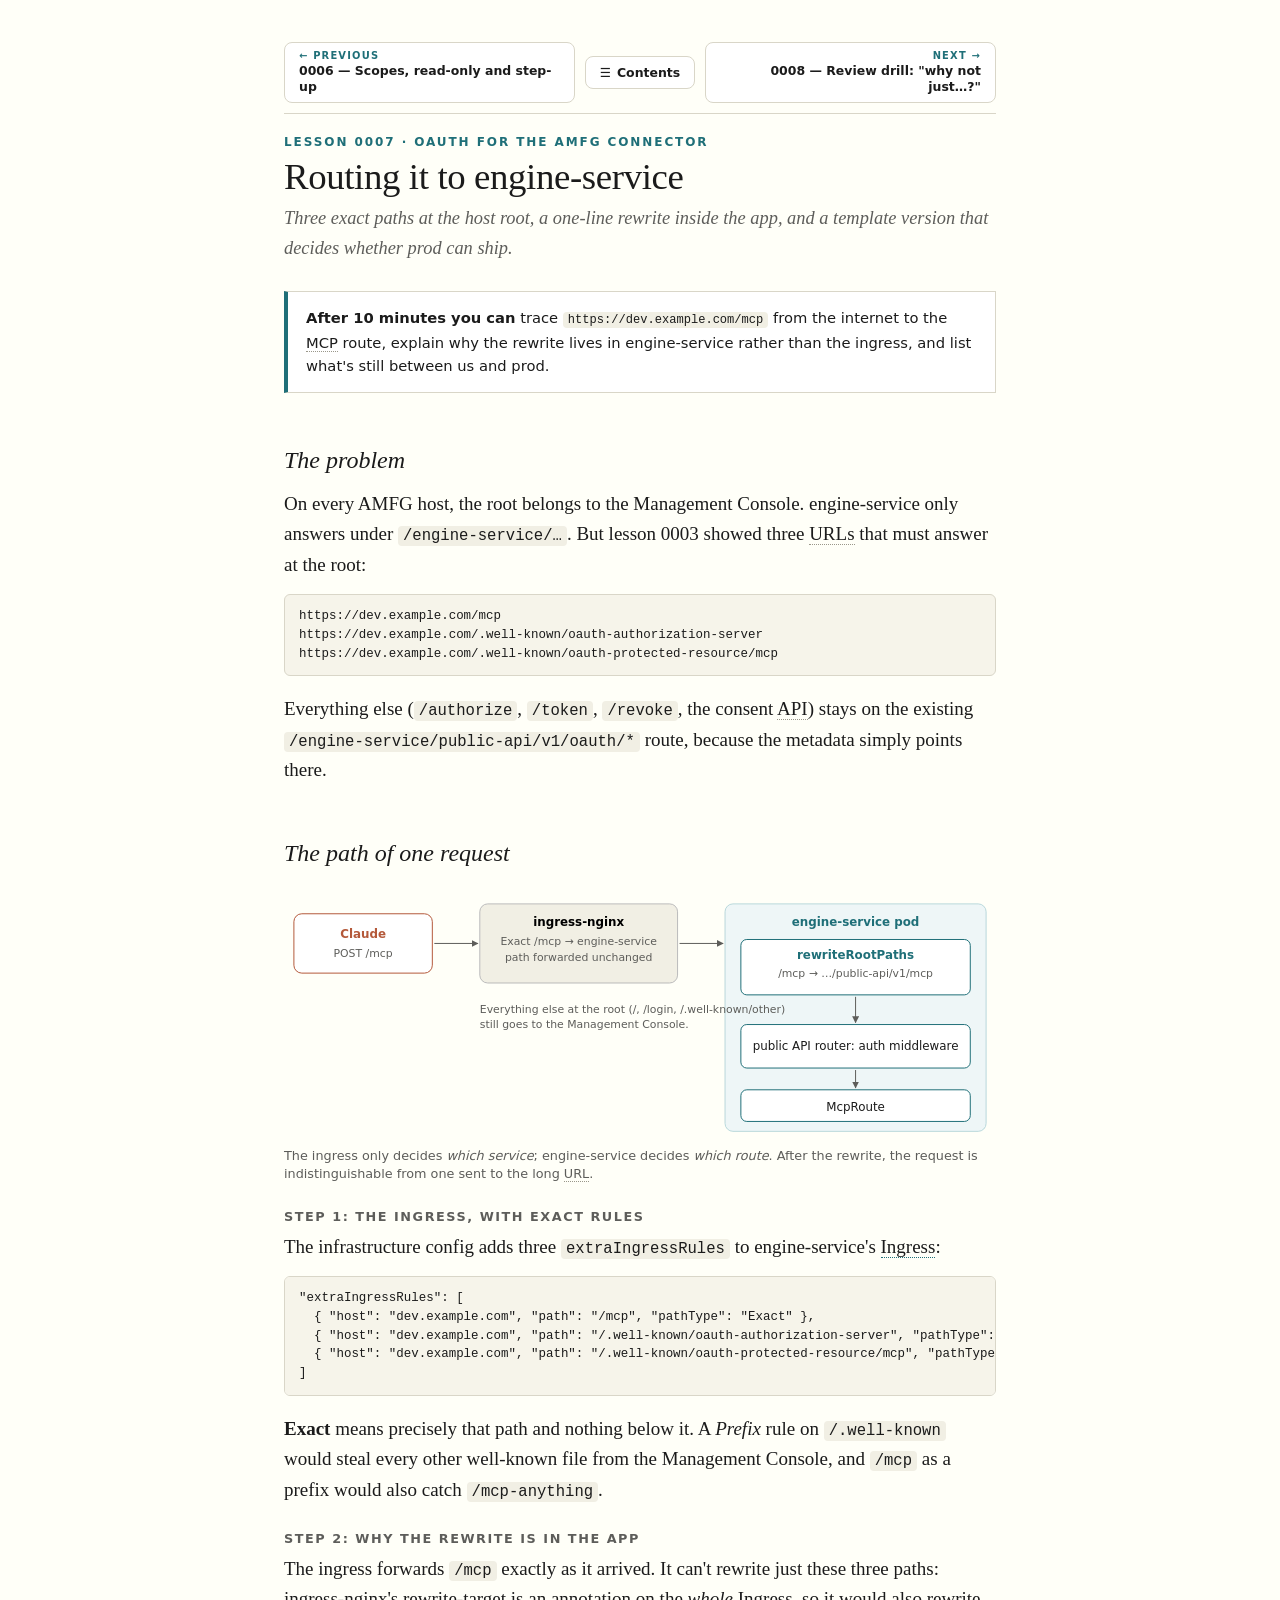
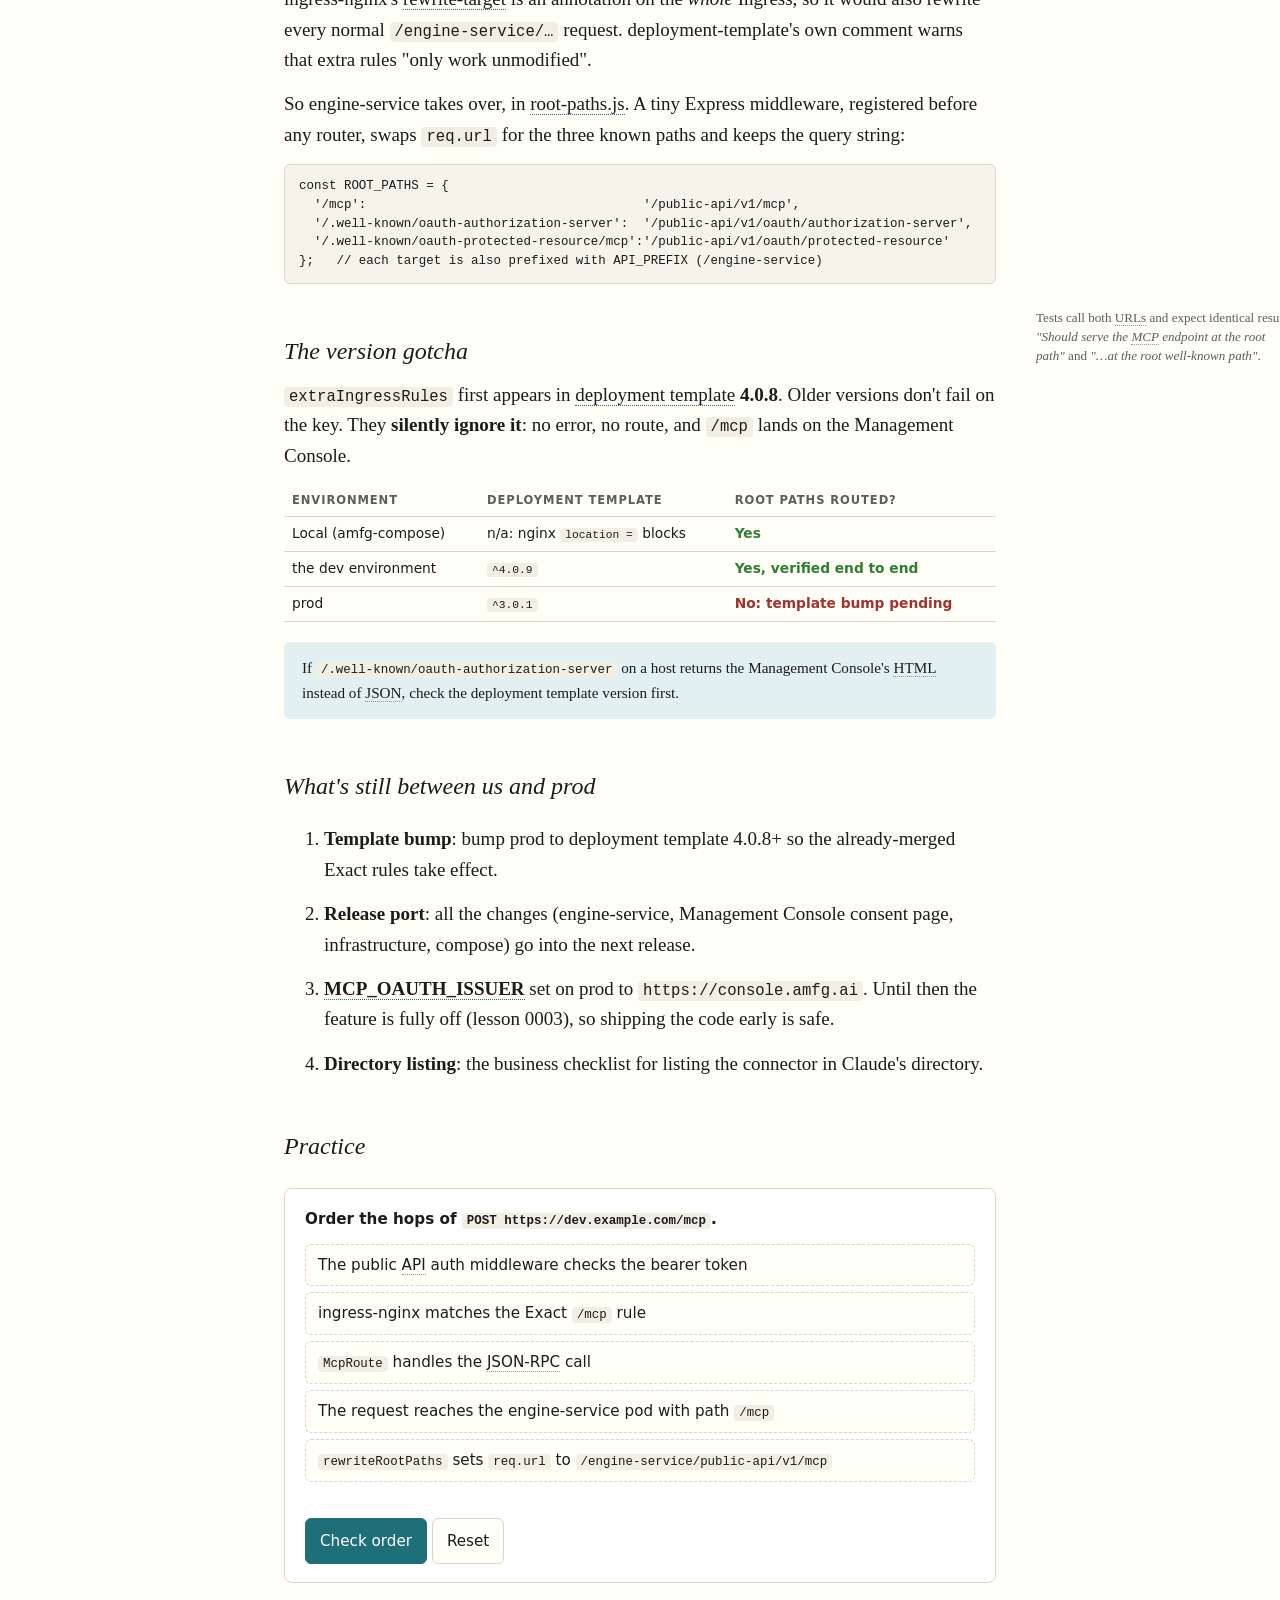
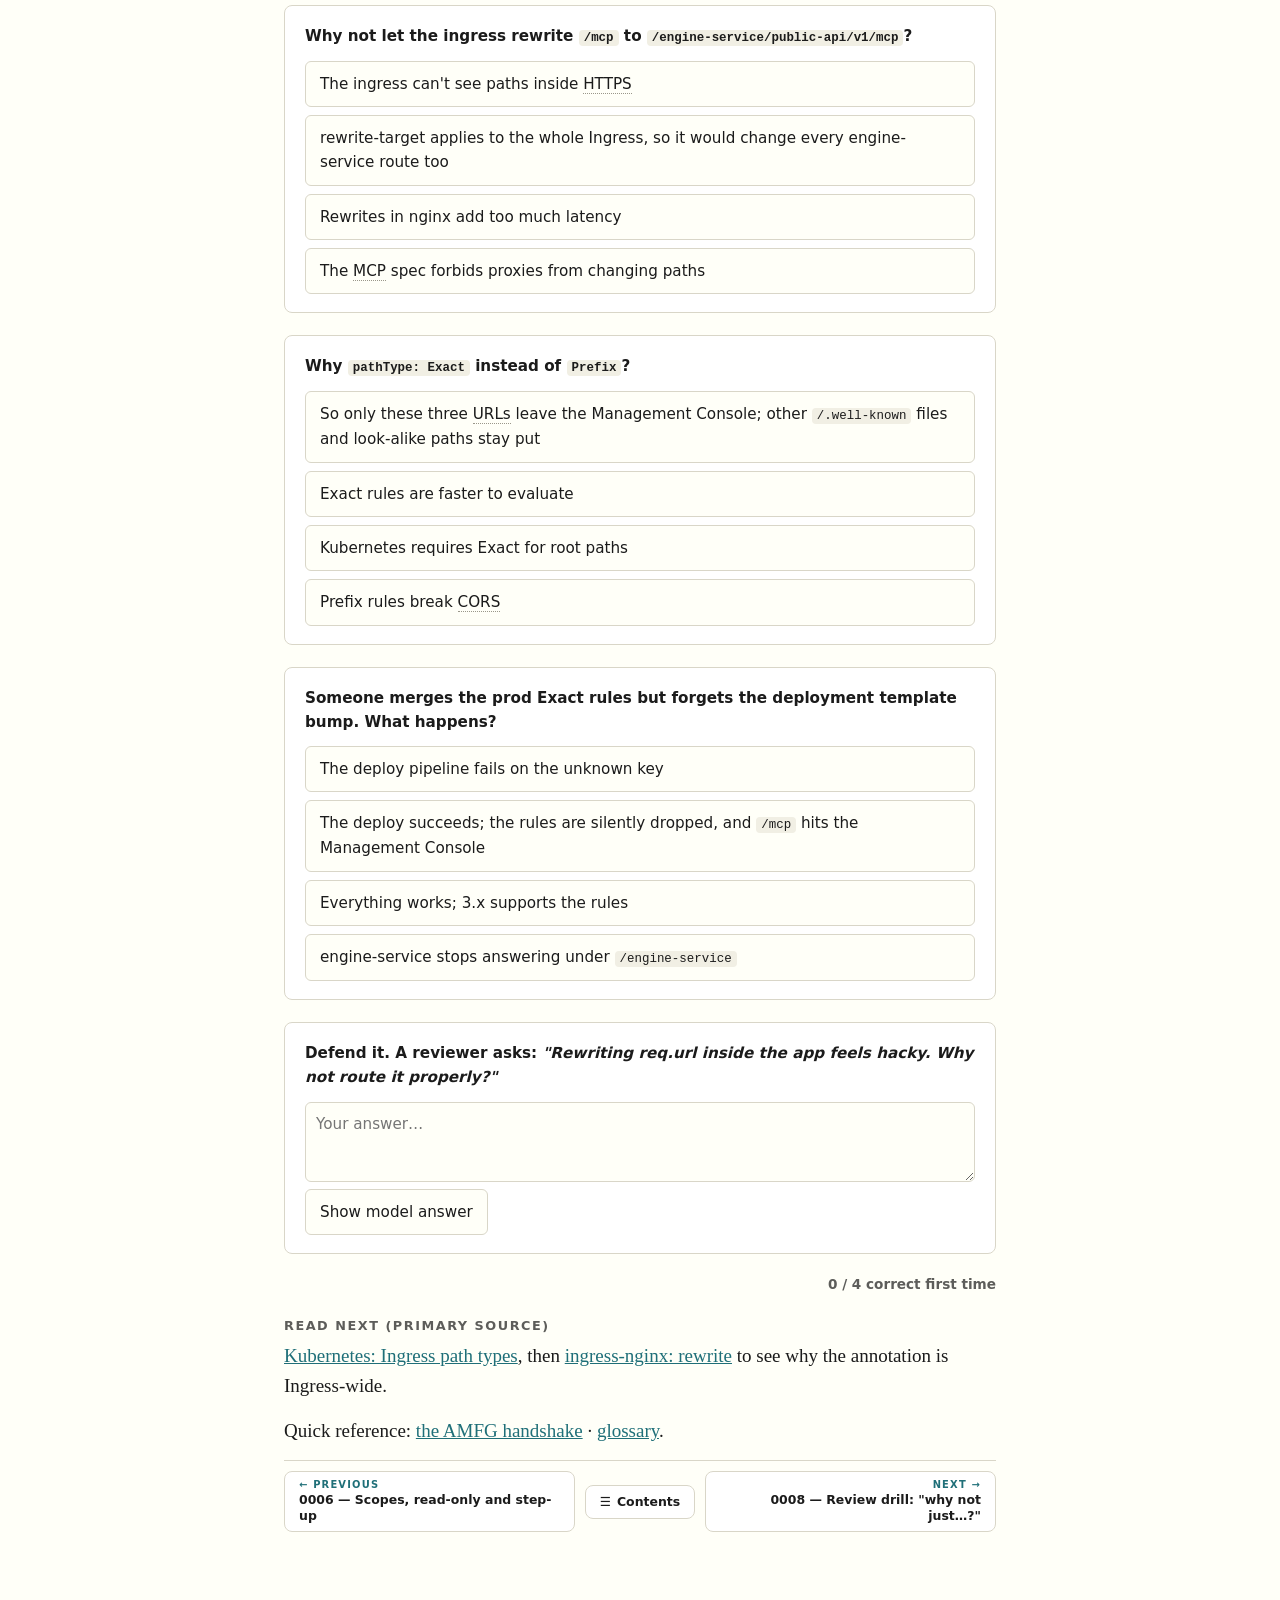
<file: lessons/0007-routing.html>
<!doctype html>
<html lang="en">
<head>
<meta charset="utf-8">
<meta name="viewport" content="width=device-width, initial-scale=1">
<title>0007 — Routing it to engine-service</title>
<link rel="stylesheet" href="../assets/course.css">
<style>
  pre { font: 0.78rem/1.5 var(--mono); background: #f6f4ea; border: 1px solid var(--rule); border-radius: 6px; padding: 12px 14px; overflow-x: auto; margin: 10px 0 18px; }
  table { width: 100%; border-collapse: collapse; font: 0.86rem/1.45 var(--sans); margin: 10px 0 20px; }
  th, td { text-align: left; vertical-align: top; padding: 7px 8px; border-bottom: 1px solid var(--rule); }
  th { font-size: 0.72rem; letter-spacing: .08em; text-transform: uppercase; color: var(--soft); }
  td.ok { color: var(--good); font-weight: 600; } td.no { color: var(--bad); font-weight: 600; }
</style>
</head>
<body>
<main>
<nav class="lesson-nav" data-auto></nav>

<div class="kicker">Lesson 0007 · OAuth for the AMFG connector</div>
<h1>Routing it to engine-service</h1>
<p class="subtitle">Three exact paths at the host root, a one-line rewrite inside the app, and a template version that decides whether prod can ship.</p>

<div class="goal"><b>After 10 minutes you can</b> trace <code>https://dev.example.com/mcp</code> from the internet to the MCP route, explain why the rewrite lives in engine-service rather than the ingress, and list what's still between us and prod.</div>

<h2>The problem</h2>
<p>On every AMFG host, the root belongs to the Management Console. engine-service only answers under <code>/engine-service/…</code>. But lesson 0003 showed three URLs that must answer at the root:</p>
<pre>https://dev.example.com/mcp
https://dev.example.com/.well-known/oauth-authorization-server
https://dev.example.com/.well-known/oauth-protected-resource/mcp</pre>
<p>Everything else (<code>/authorize</code>, <code>/token</code>, <code>/revoke</code>, the consent API) stays on the existing <code>/engine-service/public-api/v1/oauth/*</code> route, because the metadata simply points there.</p>

<h2>The path of one request</h2>
<figure>
<svg viewBox="0 0 720 250" role="img" aria-label="Request path from internet to MCP route">
  <defs><marker id="a7" viewBox="0 0 10 10" refX="9" refY="5" markerWidth="7" markerHeight="7" orient="auto"><path d="M0,0 L10,5 L0,10z" fill="#5d5d5a"/></marker></defs>
  <g font-family="Inter, system-ui, sans-serif" font-size="12">
    <rect x="10" y="20" width="140" height="60" rx="8" fill="#fff" stroke="#b4593a"/><text x="80" y="45" text-anchor="middle" fill="#b4593a" font-weight="700">Claude</text><text x="80" y="64" text-anchor="middle" fill="#5d5d5a" font-size="11">POST /mcp</text>
    <line x1="152" y1="50" x2="196" y2="50" stroke="#5d5d5a" marker-end="url(#a7)"/>
    <rect x="198" y="10" width="200" height="80" rx="8" fill="#f1efe4" stroke="#bbb"/><text x="298" y="32" text-anchor="middle" font-weight="700">ingress-nginx</text>
    <text x="298" y="52" text-anchor="middle" fill="#5d5d5a" font-size="11">Exact /mcp → engine-service</text><text x="298" y="68" text-anchor="middle" fill="#5d5d5a" font-size="11">path forwarded unchanged</text>
    <line x1="400" y1="50" x2="444" y2="50" stroke="#5d5d5a" marker-end="url(#a7)"/>
    <rect x="446" y="10" width="264" height="230" rx="8" fill="#eef6f7" stroke="#b9d8db"/><text x="578" y="32" text-anchor="middle" fill="#1f6f78" font-weight="700">engine-service pod</text>
    <rect x="462" y="46" width="232" height="56" rx="6" fill="#fff" stroke="#1f6f78"/><text x="578" y="66" text-anchor="middle" fill="#1f6f78" font-weight="700">rewriteRootPaths</text><text x="578" y="84" text-anchor="middle" fill="#5d5d5a" font-size="11">/mcp → …/public-api/v1/mcp</text>
    <line x1="578" y1="104" x2="578" y2="130" stroke="#5d5d5a" marker-end="url(#a7)"/>
    <rect x="462" y="132" width="232" height="44" rx="6" fill="#fff" stroke="#1f6f78"/><text x="578" y="158" text-anchor="middle" fill="#1b1b1b">public API router: auth middleware</text>
    <line x1="578" y1="178" x2="578" y2="196" stroke="#5d5d5a" marker-end="url(#a7)"/>
    <rect x="462" y="198" width="232" height="32" rx="6" fill="#fff" stroke="#1f6f78"/><text x="578" y="219" text-anchor="middle" fill="#1b1b1b">McpRoute</text>
    <text x="198" y="120" fill="#5d5d5a" font-size="11">Everything else at the root (/, /login, /.well-known/other)</text>
    <text x="198" y="136" fill="#5d5d5a" font-size="11">still goes to the Management Console.</text>
  </g>
</svg>
<figcaption>The ingress only decides <i>which service</i>; engine-service decides <i>which route</i>. After the rewrite, the request is indistinguishable from one sent to the long URL.</figcaption>
</figure>

<h3>Step 1: the ingress, with Exact rules</h3>
<p>The infrastructure config adds three <code>extraIngressRules</code> to engine-service's <dfn data-t="ingress">Ingress</dfn>:</p>
<pre>"extraIngressRules": [
  { "host": "dev.example.com", "path": "/mcp", "pathType": "Exact" },
  { "host": "dev.example.com", "path": "/.well-known/oauth-authorization-server", "pathType": "Exact" },
  { "host": "dev.example.com", "path": "/.well-known/oauth-protected-resource/mcp", "pathType": "Exact" }
]</pre>
<p><b>Exact</b> means precisely that path and nothing below it. A <i>Prefix</i> rule on <code>/.well-known</code> would steal every other well-known file from the Management Console, and <code>/mcp</code> as a prefix would also catch <code>/mcp-anything</code>.</p>

<h3>Step 2: why the rewrite is in the app</h3>
<p>The ingress forwards <code>/mcp</code> exactly as it arrived. It can't rewrite just these three paths: ingress-nginx's <dfn data-t="rewrite-target">rewrite-target</dfn> is an annotation on the <i>whole</i> Ingress, so it would also rewrite every normal <code>/engine-service/…</code> request. deployment-template's own comment warns that extra rules "only work unmodified".</p>
<p>So engine-service takes over, in <dfn data-t="root-paths">root-paths.js</dfn>. A tiny Express middleware, registered before any router, swaps <code>req.url</code> for the three known paths and keeps the query string:</p>
<pre>const ROOT_PATHS = {
  '/mcp':                                     '/public-api/v1/mcp',
  '/.well-known/oauth-authorization-server':  '/public-api/v1/oauth/authorization-server',
  '/.well-known/oauth-protected-resource/mcp':'/public-api/v1/oauth/protected-resource'
};   // each target is also prefixed with API_PREFIX (/engine-service)</pre>
<p class="aside">Tests call both URLs and expect identical results: <i>"Should serve the MCP endpoint at the root path"</i> and <i>"…at the root well-known path"</i>.</p>

<h2>The version gotcha</h2>
<p><code>extraIngressRules</code> first appears in <dfn data-t="deployment-template">deployment template</dfn> <b>4.0.8</b>. Older versions don't fail on the key. They <b>silently ignore it</b>: no error, no route, and <code>/mcp</code> lands on the Management Console.</p>
<table>
  <tr><th>Environment</th><th>deployment template</th><th>Root paths routed?</th></tr>
  <tr><td>Local (amfg-compose)</td><td>n/a: nginx <code>location =</code> blocks</td><td class="ok">Yes</td></tr>
  <tr><td>the dev environment</td><td><code>^4.0.9</code></td><td class="ok">Yes, verified end to end</td></tr>
  <tr><td>prod</td><td><code>^3.0.1</code></td><td class="no">No: template bump pending</td></tr>
</table>
<div class="callout">If <code>/.well-known/oauth-authorization-server</code> on a host returns the Management Console's HTML instead of JSON, check the deployment template version first.</div>

<h2>What's still between us and prod</h2>
<ol>
  <li><b>Template bump</b>: bump prod to deployment template 4.0.8+ so the already-merged Exact rules take effect.</li>
  <li><b>Release port</b>: all the changes (engine-service, Management Console consent page, infrastructure, compose) go into the next release.</li>
  <li><b><dfn data-t="issuer-flag">MCP_OAUTH_ISSUER</dfn></b> set on prod to <code>https://console.amfg.ai</code>. Until then the feature is fully off (lesson 0003), so shipping the code early is safe.</li>
  <li><b>Directory listing</b>: the business checklist for listing the connector in Claude's directory.</li>
</ol>

<h2>Practice</h2>

<div class="exercise order" id="order-route" data-solution="a,b,c,d,e">
  <div class="prompt">Order the hops of <code>POST https://dev.example.com/mcp</code>.</div>
  <div class="order-pool">
    <div class="item" data-id="a">ingress-nginx matches the Exact <code>/mcp</code> rule</div>
    <div class="item" data-id="b">The request reaches the engine-service pod with path <code>/mcp</code></div>
    <div class="item" data-id="c"><code>rewriteRootPaths</code> sets <code>req.url</code> to <code>/engine-service/public-api/v1/mcp</code></div>
    <div class="item" data-id="d">The public API auth middleware checks the bearer token</div>
    <div class="item" data-id="e"><code>McpRoute</code> handles the JSON-RPC call</div>
  </div>
  <div class="order-picked"></div>
  <button class="btn primary check">Check order</button> <button class="btn reset">Reset</button>
  <div class="feedback" data-right="Right. Ingress picks the service; the app rewrites; then the usual pipeline." data-wrong="Not quite. The ingress doesn't change the path; the rewrite happens inside the pod, before routing."></div>
</div>

<div class="exercise mcq" data-answer="wide">
  <div class="prompt">Why not let the ingress rewrite <code>/mcp</code> to <code>/engine-service/public-api/v1/mcp</code>?</div>
  <div class="opts">
    <button class="opt" data-key="tls">The ingress can't see paths inside HTTPS</button>
    <button class="opt" data-key="wide">rewrite-target applies to the whole Ingress, so it would change every engine-service route too</button>
    <button class="opt" data-key="slow">Rewrites in nginx add too much latency</button>
    <button class="opt" data-key="mcp">The MCP spec forbids proxies from changing paths</button>
  </div>
  <div class="feedback" data-right="Yes. One annotation per Ingress object, so a per-path rewrite isn't possible inside the template." data-wrong="Think about where the annotation is set: per rule, or per Ingress?"></div>
</div>

<div class="exercise mcq" data-answer="exact">
  <div class="prompt">Why <code>pathType: Exact</code> instead of <code>Prefix</code>?</div>
  <div class="opts">
    <button class="opt" data-key="exact">So only these three URLs leave the Management Console; other <code>/.well-known</code> files and look-alike paths stay put</button>
    <button class="opt" data-key="speed">Exact rules are faster to evaluate</button>
    <button class="opt" data-key="req">Kubernetes requires Exact for root paths</button>
    <button class="opt" data-key="cors">Prefix rules break CORS</button>
  </div>
  <div class="feedback" data-right="Right. Take the minimum from the console's namespace." data-wrong="What else lives under /.well-known on the same host?"></div>
</div>

<div class="exercise mcq" data-answer="silent">
  <div class="prompt">Someone merges the prod Exact rules but forgets the deployment template bump. What happens?</div>
  <div class="opts">
    <button class="opt" data-key="fail">The deploy pipeline fails on the unknown key</button>
    <button class="opt" data-key="silent">The deploy succeeds; the rules are silently dropped, and <code>/mcp</code> hits the Management Console</button>
    <button class="opt" data-key="ok">Everything works; 3.x supports the rules</button>
    <button class="opt" data-key="down">engine-service stops answering under <code>/engine-service</code></button>
  </div>
  <div class="feedback" data-right="Right, and that's exactly prod today. It's why the template bump blocks the release." data-wrong="3.0.1's template has no code that reads extraIngressRules."></div>
</div>

<div class="exercise recall">
  <div class="prompt">Defend it. A reviewer asks: <i>"Rewriting req.url inside the app feels hacky. Why not route it properly?"</i></div>
  <textarea placeholder="Your answer…"></textarea>
  <button class="btn reveal">Show model answer</button>
  <div class="model">The proper ingress rewrite isn't available: deployment template sets rewrite-target per Ingress, so it would rewrite every engine-service path, and a hand-written Ingress outside the template would drift. The ingress therefore only picks the service with three Exact rules, and a 20-line middleware maps those three exact paths to routes that already exist. It runs before routing, has no other effect, and is covered by tests that call both URLs.</div>
</div>

<div class="score"></div>

<h3>Read next (primary source)</h3>
<p><a href="https://kubernetes.io/docs/concepts/services-networking/ingress/#path-types">Kubernetes: Ingress path types</a>, then <a href="https://kubernetes.github.io/ingress-nginx/examples/rewrite/">ingress-nginx: rewrite</a> to see why the annotation is Ingress-wide.</p>
<p>Quick reference: <a href="../reference/handshake.html">the AMFG handshake</a> · <a href="../reference/glossary.html">glossary</a>.</p>


<footer><nav class="lesson-nav" data-auto></nav></footer>
</main>
<script src="../assets/quiz.js"></script>
<script src="../assets/terms.js"></script>
<script src="../assets/nav.js"></script>
</body>
</html>
</file>
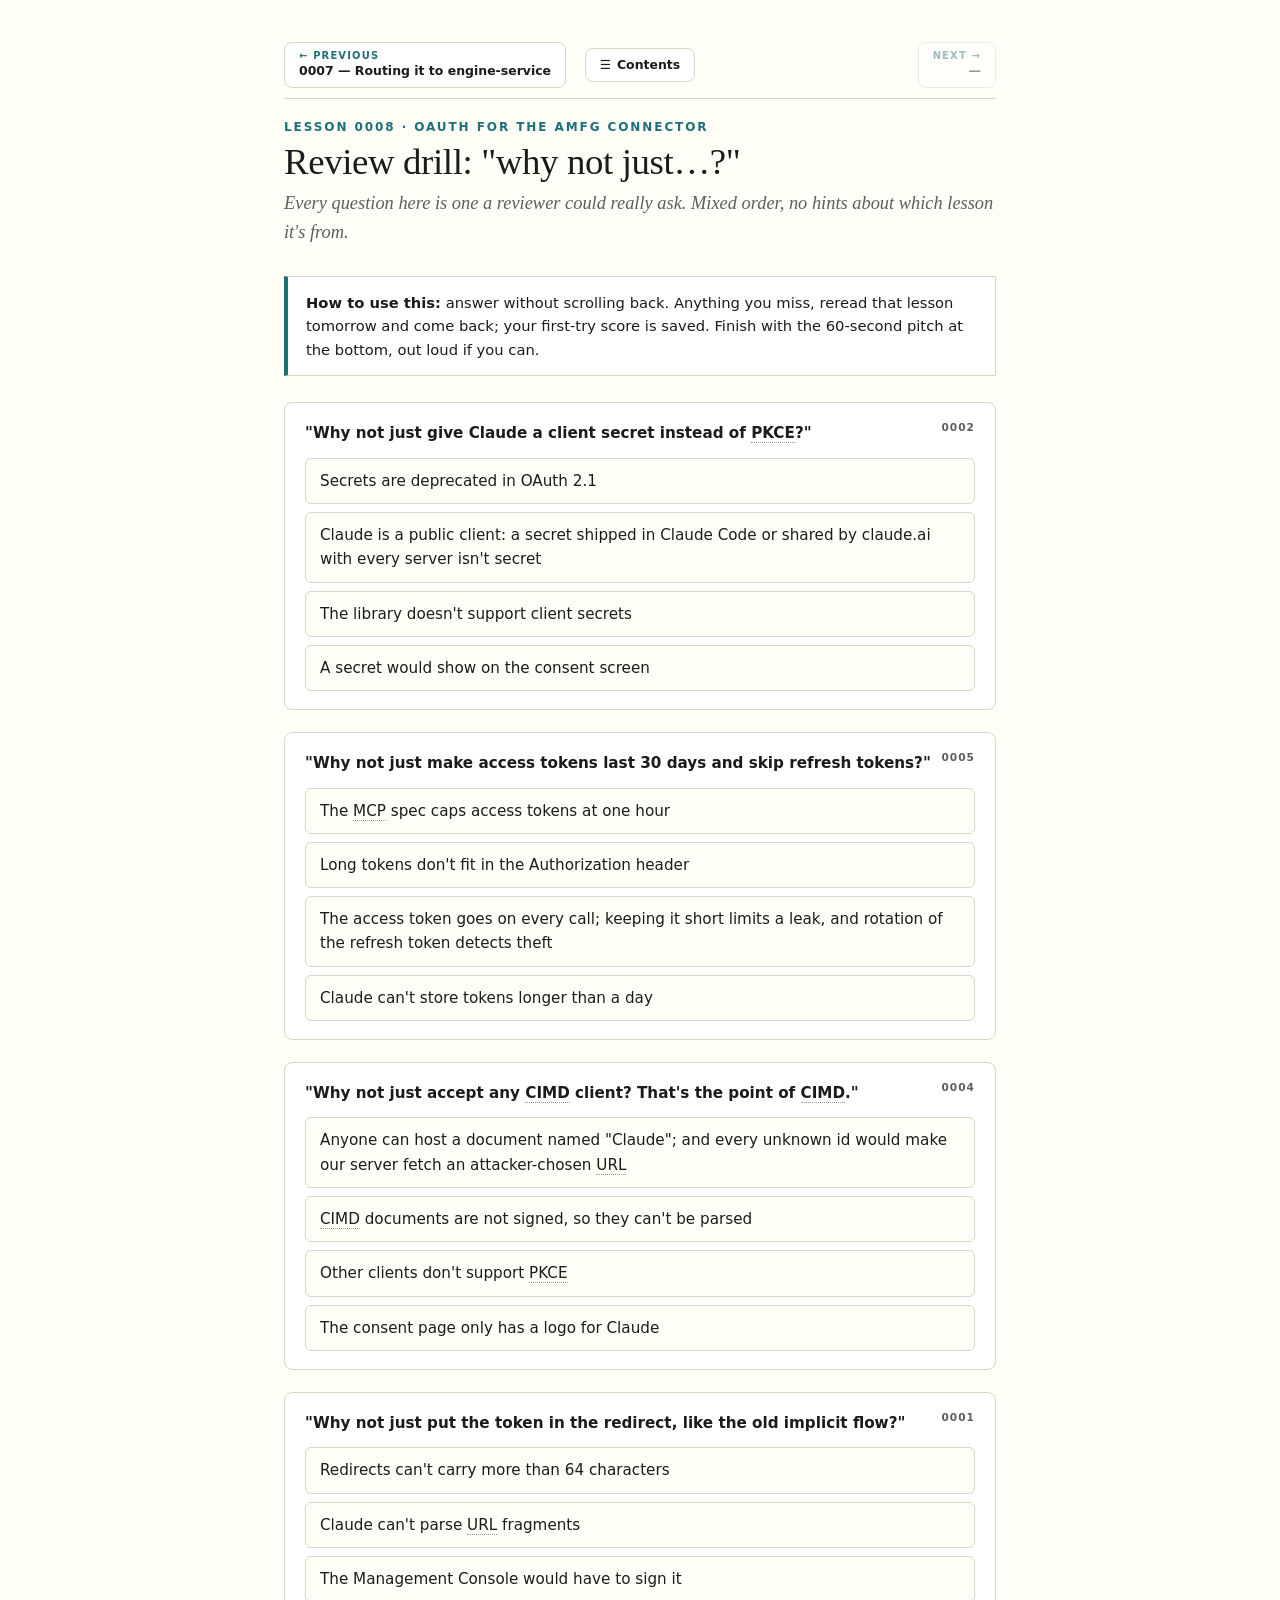
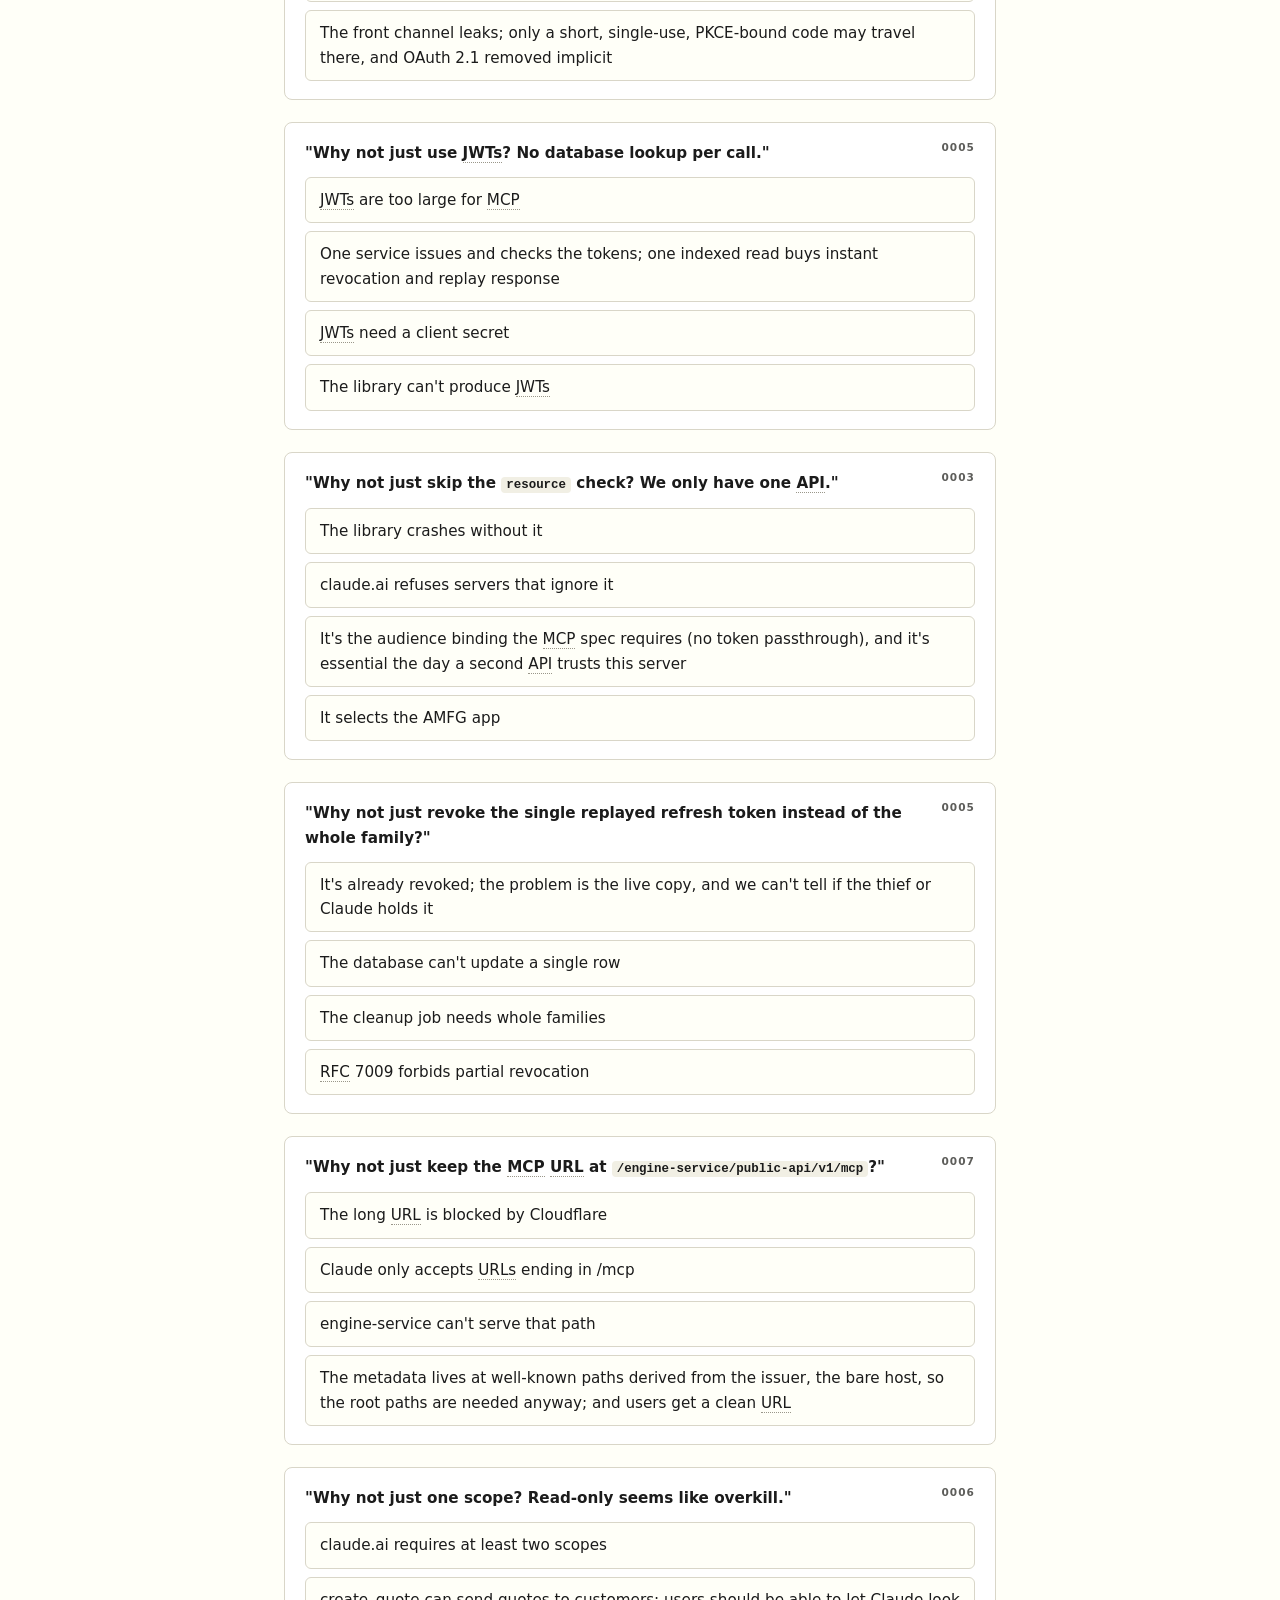
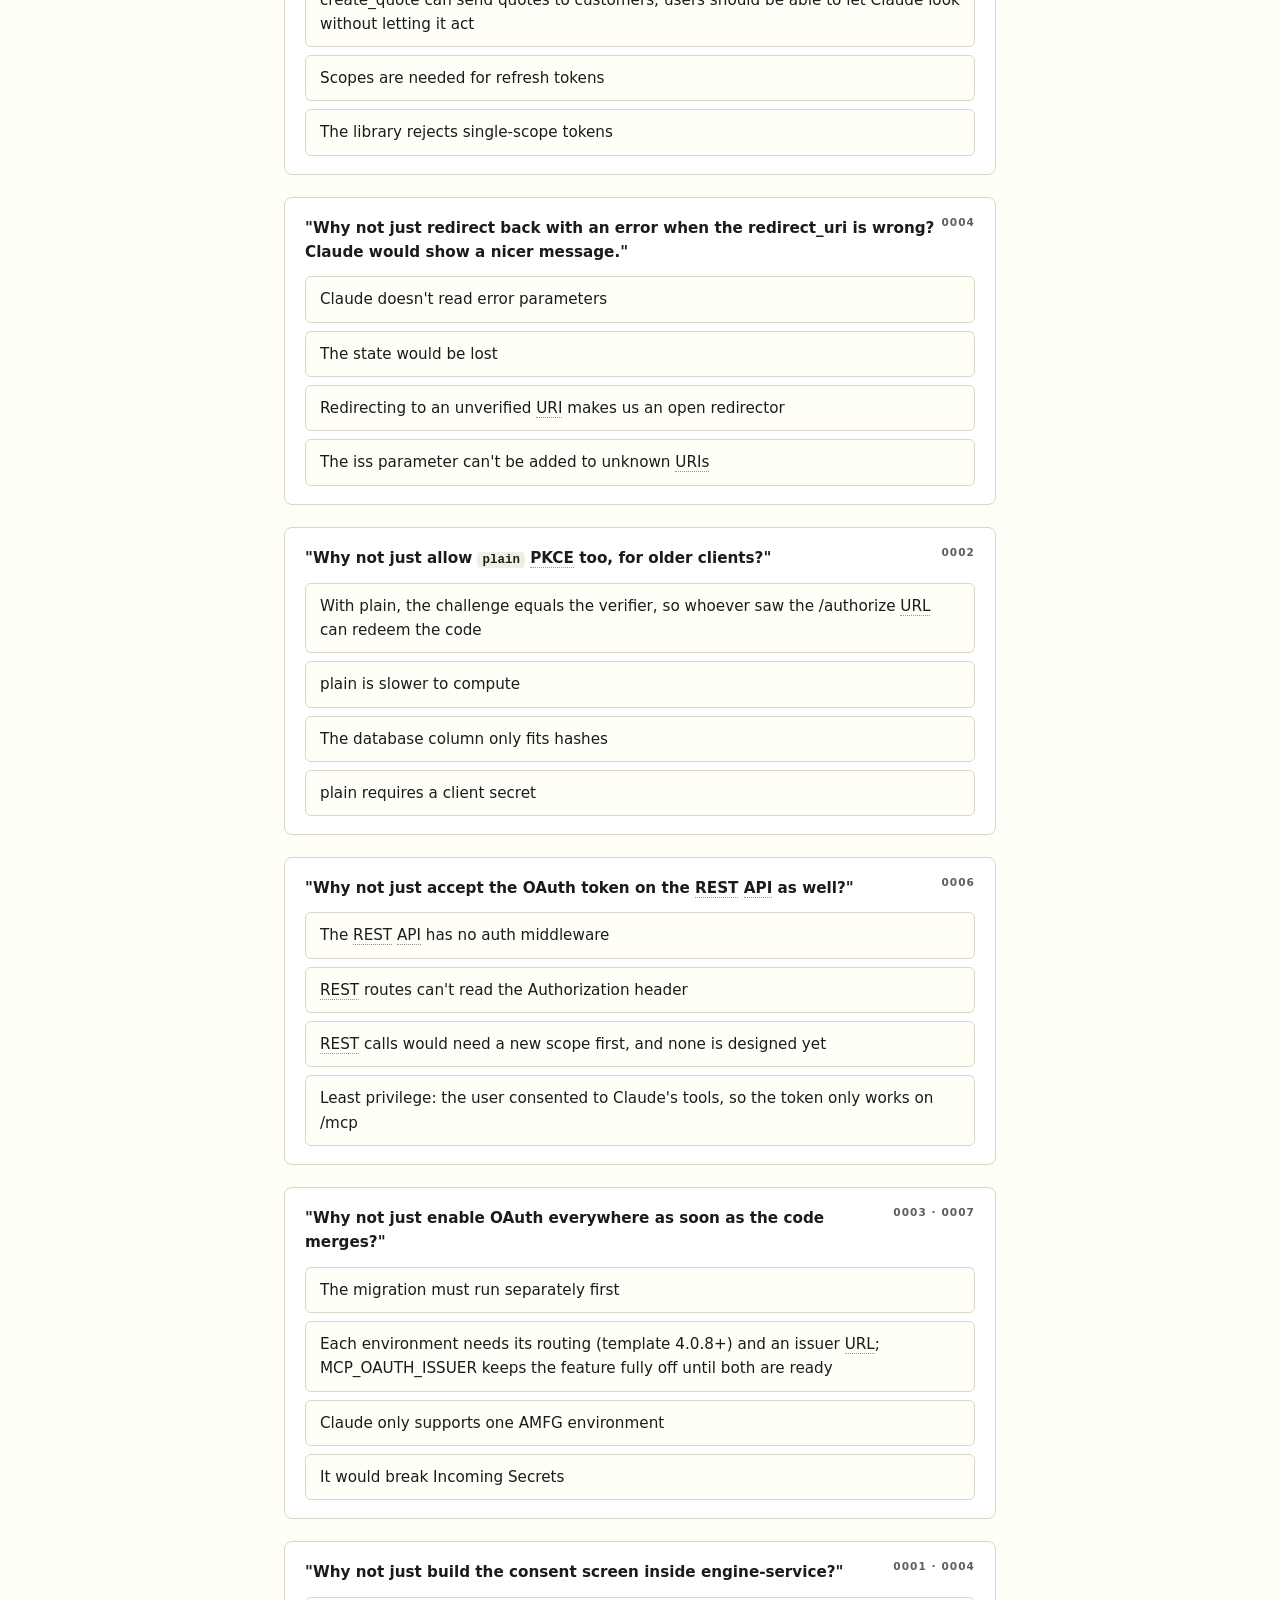
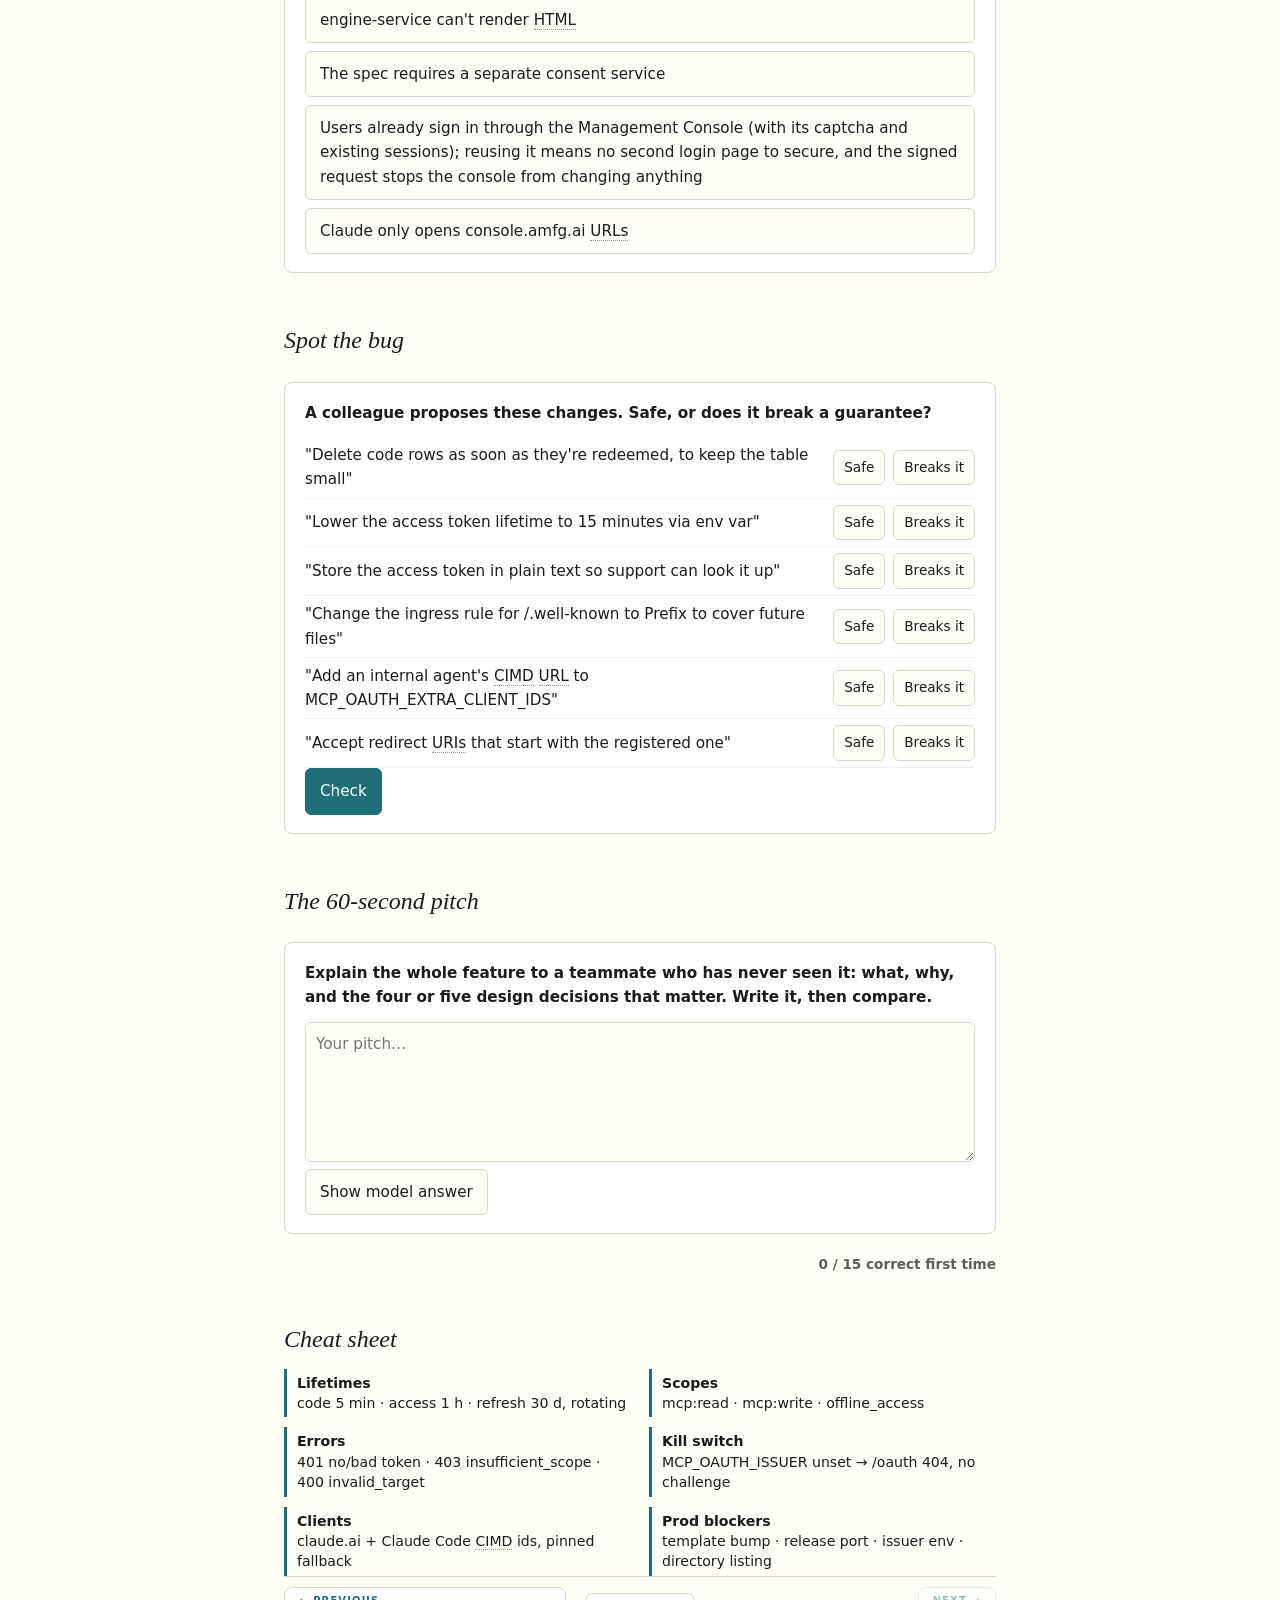
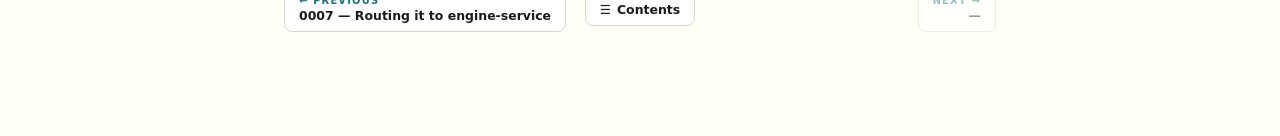
<file: lessons/0008-review-drill.html>
<!doctype html>
<html lang="en">
<head>
<meta charset="utf-8">
<meta name="viewport" content="width=device-width, initial-scale=1">
<title>0008 — Review drill: "why not just…?"</title>
<link rel="stylesheet" href="../assets/course.css">
<style>
  .exercise .tag { float: right; font: 600 .66rem var(--sans); letter-spacing: .1em; text-transform: uppercase; color: var(--soft); }
  .cheat { display: grid; grid-template-columns: 1fr 1fr; gap: 10px 18px; font: .88rem/1.45 var(--sans); }
  .cheat div { border-left: 3px solid var(--accent); padding: 4px 0 4px 10px; }
  @media (max-width: 560px) { .cheat { grid-template-columns: 1fr; } }
</style>
</head>
<body>
<main>
<nav class="lesson-nav" data-auto></nav>

<div class="kicker">Lesson 0008 · OAuth for the AMFG connector</div>
<h1>Review drill: "why not just…?"</h1>
<p class="subtitle">Every question here is one a reviewer could really ask. Mixed order, no hints about which lesson it's from.</p>

<div class="goal"><b>How to use this:</b> answer without scrolling back. Anything you miss, reread that lesson tomorrow and come back; your first-try score is saved. Finish with the 60-second pitch at the bottom, out loud if you can.</div>

<div class="exercise mcq" data-answer="b"><span class="tag">0002</span>
  <div class="prompt">"Why not just give Claude a client secret instead of PKCE?"</div>
  <div class="opts">
    <button class="opt" data-key="a">Secrets are deprecated in OAuth 2.1</button>
    <button class="opt" data-key="b">Claude is a public client: a secret shipped in Claude Code or shared by claude.ai with every server isn't secret</button>
    <button class="opt" data-key="c">The library doesn't support client secrets</button>
    <button class="opt" data-key="d">A secret would show on the consent screen</button>
  </div>
  <div class="feedback" data-right="Right. PKCE gives a fresh, per-flow secret that never leaves Claude except on the back channel." data-wrong="Who could read a secret embedded in Claude Code?"></div>
</div>

<div class="exercise mcq" data-answer="c"><span class="tag">0005</span>
  <div class="prompt">"Why not just make access tokens last 30 days and skip refresh tokens?"</div>
  <div class="opts">
    <button class="opt" data-key="a">The MCP spec caps access tokens at one hour</button>
    <button class="opt" data-key="b">Long tokens don't fit in the Authorization header</button>
    <button class="opt" data-key="c">The access token goes on every call; keeping it short limits a leak, and rotation of the refresh token detects theft</button>
    <button class="opt" data-key="d">Claude can't store tokens longer than a day</button>
  </div>
  <div class="feedback" data-right="Yes. The often-sent credential is short; the long one is sent rarely and rotates." data-wrong="Which token is exposed more often, and which one detects replay?"></div>
</div>

<div class="exercise mcq" data-answer="a"><span class="tag">0004</span>
  <div class="prompt">"Why not just accept any CIMD client? That's the point of CIMD."</div>
  <div class="opts">
    <button class="opt" data-key="a">Anyone can host a document named "Claude"; and every unknown id would make our server fetch an attacker-chosen URL</button>
    <button class="opt" data-key="b">CIMD documents are not signed, so they can't be parsed</button>
    <button class="opt" data-key="c">Other clients don't support PKCE</button>
    <button class="opt" data-key="d">The consent page only has a logo for Claude</button>
  </div>
  <div class="feedback" data-right="Right: phishing via client name, and SSRF. Extra clients are one env var away." data-wrong="What does CIMD prove, and what doesn't it?"></div>
</div>

<div class="exercise mcq" data-answer="d"><span class="tag">0001</span>
  <div class="prompt">"Why not just put the token in the redirect, like the old implicit flow?"</div>
  <div class="opts">
    <button class="opt" data-key="a">Redirects can't carry more than 64 characters</button>
    <button class="opt" data-key="b">Claude can't parse URL fragments</button>
    <button class="opt" data-key="c">The Management Console would have to sign it</button>
    <button class="opt" data-key="d">The front channel leaks; only a short, single-use, PKCE-bound code may travel there, and OAuth 2.1 removed implicit</button>
  </div>
  <div class="feedback" data-right="Yes. Tokens never touch the browser." data-wrong="Where can a URL end up?"></div>
</div>

<div class="exercise mcq" data-answer="b"><span class="tag">0005</span>
  <div class="prompt">"Why not just use JWTs? No database lookup per call."</div>
  <div class="opts">
    <button class="opt" data-key="a">JWTs are too large for MCP</button>
    <button class="opt" data-key="b">One service issues and checks the tokens; one indexed read buys instant revocation and replay response</button>
    <button class="opt" data-key="c">JWTs need a client secret</button>
    <button class="opt" data-key="d">The library can't produce JWTs</button>
  </div>
  <div class="feedback" data-right="Right. A JWT stays valid until expiry unless you add a blocklist, which is a lookup again." data-wrong="What can an opaque token do that a self-contained one can't?"></div>
</div>

<div class="exercise mcq" data-answer="c"><span class="tag">0003</span>
  <div class="prompt">"Why not just skip the <code>resource</code> check? We only have one API."</div>
  <div class="opts">
    <button class="opt" data-key="a">The library crashes without it</button>
    <button class="opt" data-key="b">claude.ai refuses servers that ignore it</button>
    <button class="opt" data-key="c">It's the audience binding the MCP spec requires (no token passthrough), and it's essential the day a second API trusts this server</button>
    <button class="opt" data-key="d">It selects the AMFG app</button>
  </div>
  <div class="feedback" data-right="Yes. Cheap now, essential later, and required by the spec." data-wrong="What does the resource bind a token to?"></div>
</div>

<div class="exercise mcq" data-answer="a"><span class="tag">0005</span>
  <div class="prompt">"Why not just revoke the single replayed refresh token instead of the whole family?"</div>
  <div class="opts">
    <button class="opt" data-key="a">It's already revoked; the problem is the live copy, and we can't tell if the thief or Claude holds it</button>
    <button class="opt" data-key="b">The database can't update a single row</button>
    <button class="opt" data-key="c">The cleanup job needs whole families</button>
    <button class="opt" data-key="d">RFC 7009 forbids partial revocation</button>
  </div>
  <div class="feedback" data-right="Right. Revoking the family is the only move that surely cuts off the thief." data-wrong="Who holds the newest token after a theft?"></div>
</div>

<div class="exercise mcq" data-answer="d"><span class="tag">0007</span>
  <div class="prompt">"Why not just keep the MCP URL at <code>/engine-service/public-api/v1/mcp</code>?"</div>
  <div class="opts">
    <button class="opt" data-key="a">The long URL is blocked by Cloudflare</button>
    <button class="opt" data-key="b">Claude only accepts URLs ending in /mcp</button>
    <button class="opt" data-key="c">engine-service can't serve that path</button>
    <button class="opt" data-key="d">The metadata lives at well-known paths derived from the issuer, the bare host, so the root paths are needed anyway; and users get a clean URL</button>
  </div>
  <div class="feedback" data-right="Yes. The long URL still works, but discovery needs the root." data-wrong="Where does RFC 8414 put the metadata relative to the issuer?"></div>
</div>

<div class="exercise mcq" data-answer="b"><span class="tag">0006</span>
  <div class="prompt">"Why not just one scope? Read-only seems like overkill."</div>
  <div class="opts">
    <button class="opt" data-key="a">claude.ai requires at least two scopes</button>
    <button class="opt" data-key="b">create_quote can send quotes to customers; users should be able to let Claude look without letting it act</button>
    <button class="opt" data-key="c">Scopes are needed for refresh tokens</button>
    <button class="opt" data-key="d">The library rejects single-scope tokens</button>
  </div>
  <div class="feedback" data-right="Right. The read-only checkbox gives the cautious user a real choice, and step-up handles the upgrade." data-wrong="What is the worst a write tool can do?"></div>
</div>

<div class="exercise mcq" data-answer="c"><span class="tag">0004</span>
  <div class="prompt">"Why not just redirect back with an error when the redirect_uri is wrong? Claude would show a nicer message."</div>
  <div class="opts">
    <button class="opt" data-key="a">Claude doesn't read error parameters</button>
    <button class="opt" data-key="b">The state would be lost</button>
    <button class="opt" data-key="c">Redirecting to an unverified URI makes us an open redirector</button>
    <button class="opt" data-key="d">The iss parameter can't be added to unknown URIs</button>
  </div>
  <div class="feedback" data-right="Yes. Unverified client or redirect: 400 page. Everything else: redirect with error." data-wrong="Who vouched for that URI?"></div>
</div>

<div class="exercise mcq" data-answer="a"><span class="tag">0002</span>
  <div class="prompt">"Why not just allow <code>plain</code> PKCE too, for older clients?"</div>
  <div class="opts">
    <button class="opt" data-key="a">With plain, the challenge equals the verifier, so whoever saw the /authorize URL can redeem the code</button>
    <button class="opt" data-key="b">plain is slower to compute</button>
    <button class="opt" data-key="c">The database column only fits hashes</button>
    <button class="opt" data-key="d">plain requires a client secret</button>
  </div>
  <div class="feedback" data-right="Right. And the MCP spec requires S256 anyway." data-wrong="What does the challenge look like with plain?"></div>
</div>

<div class="exercise mcq" data-answer="d"><span class="tag">0006</span>
  <div class="prompt">"Why not just accept the OAuth token on the REST API as well?"</div>
  <div class="opts">
    <button class="opt" data-key="a">The REST API has no auth middleware</button>
    <button class="opt" data-key="b">REST routes can't read the Authorization header</button>
    <button class="opt" data-key="c">REST calls would need a new scope first, and none is designed yet</button>
    <button class="opt" data-key="d">Least privilege: the user consented to Claude's tools, so the token only works on /mcp</button>
  </div>
  <div class="feedback" data-right="Right. The user agreed to the MCP tools; the token shouldn't open more than that." data-wrong="Think about what the user actually consented to."></div>
</div>

<div class="exercise mcq" data-answer="b"><span class="tag">0003 · 0007</span>
  <div class="prompt">"Why not just enable OAuth everywhere as soon as the code merges?"</div>
  <div class="opts">
    <button class="opt" data-key="a">The migration must run separately first</button>
    <button class="opt" data-key="b">Each environment needs its routing (template 4.0.8+) and an issuer URL; MCP_OAUTH_ISSUER keeps the feature fully off until both are ready</button>
    <button class="opt" data-key="c">Claude only supports one AMFG environment</button>
    <button class="opt" data-key="d">It would break Incoming Secrets</button>
  </div>
  <div class="feedback" data-right="Yes. The code can ship dark; the flag turns it on per environment." data-wrong="What does each environment need before discovery can work?"></div>
</div>

<div class="exercise mcq" data-answer="c"><span class="tag">0001 · 0004</span>
  <div class="prompt">"Why not just build the consent screen inside engine-service?"</div>
  <div class="opts">
    <button class="opt" data-key="a">engine-service can't render HTML</button>
    <button class="opt" data-key="b">The spec requires a separate consent service</button>
    <button class="opt" data-key="c">Users already sign in through the Management Console (with its captcha and existing sessions); reusing it means no second login page to secure, and the signed request stops the console from changing anything</button>
    <button class="opt" data-key="d">Claude only opens console.amfg.ai URLs</button>
  </div>
  <div class="feedback" data-right="Right. One login surface; engine-service still makes every decision." data-wrong="Where does an AMFG user already sign in?"></div>
</div>

<h2>Spot the bug</h2>

<div class="exercise sort" id="sort-bugs">
  <div class="prompt">A colleague proposes these changes. Safe, or does it break a guarantee?</div>
  <div class="sort-row" data-answer="bad"><span>"Delete code rows as soon as they're redeemed, to keep the table small"</span><button class="btn" data-pick="ok">Safe</button><button class="btn" data-pick="bad">Breaks it</button></div>
  <div class="sort-row" data-answer="ok"><span>"Lower the access token lifetime to 15 minutes via env var"</span><button class="btn" data-pick="ok">Safe</button><button class="btn" data-pick="bad">Breaks it</button></div>
  <div class="sort-row" data-answer="bad"><span>"Store the access token in plain text so support can look it up"</span><button class="btn" data-pick="ok">Safe</button><button class="btn" data-pick="bad">Breaks it</button></div>
  <div class="sort-row" data-answer="bad"><span>"Change the ingress rule for /.well-known to Prefix to cover future files"</span><button class="btn" data-pick="ok">Safe</button><button class="btn" data-pick="bad">Breaks it</button></div>
  <div class="sort-row" data-answer="ok"><span>"Add an internal agent's CIMD URL to MCP_OAUTH_EXTRA_CLIENT_IDS"</span><button class="btn" data-pick="ok">Safe</button><button class="btn" data-pick="bad">Breaks it</button></div>
  <div class="sort-row" data-answer="bad"><span>"Accept redirect URIs that start with the registered one"</span><button class="btn" data-pick="ok">Safe</button><button class="btn" data-pick="bad">Breaks it</button></div>
  <button class="btn primary check">Check</button>
  <div class="feedback" data-right="Exactly. Replay detection, hashing, Exact routing and exact redirect matching are the load-bearing walls." data-wrong="Red rows are wrong. Ask of each: does it weaken replay detection, secrecy at rest, routing scope or redirect matching?"></div>
</div>

<h2>The 60-second pitch</h2>
<div class="exercise recall">
  <div class="prompt">Explain the whole feature to a teammate who has never seen it: what, why, and the four or five design decisions that matter. Write it, then compare.</div>
  <textarea placeholder="Your pitch…" style="min-height:140px"></textarea>
  <button class="btn reveal">Show model answer</button>
  <div class="model">Users can now connect Claude to AMFG by pasting <code>https://console.amfg.ai/mcp</code>; no admin has to hand out an Incoming Secret. Claude discovers our authorization server from a 401 and two well-known documents. It sends the user through the normal Management Console login to a consent screen, then swaps a 5-minute code for a 1-hour access token and a 30-day refresh token.<br><br>Five decisions carry it. <b>PKCE S256</b>, because Claude has no client secret. <b>CIMD with an allowlist</b>, so there's no registration endpoint and no fake "Claude". Tokens are <b>opaque, hashed, bound to /mcp</b>, with <b>rotation and family-wide revocation</b> on replay. Scopes are <b>read and write</b>, with step-up, and tools run with the same app identity as Incoming Secrets. And it's <b>routed with three Exact ingress rules plus an in-app rewrite</b>, gated by <code>MCP_OAUTH_ISSUER</code>, so it ships dark until prod has deployment template 4.0.8+.</div>
</div>

<div class="score"></div>

<h2>Cheat sheet</h2>
<div class="cheat">
  <div><b>Lifetimes</b><br>code 5 min · access 1 h · refresh 30 d, rotating</div>
  <div><b>Scopes</b><br>mcp:read · mcp:write · offline_access</div>
  <div><b>Errors</b><br>401 no/bad token · 403 insufficient_scope · 400 invalid_target</div>
  <div><b>Kill switch</b><br>MCP_OAUTH_ISSUER unset → /oauth 404, no challenge</div>
  <div><b>Clients</b><br>claude.ai + Claude Code CIMD ids, pinned fallback</div>
  <div><b>Prod blockers</b><br>template bump · release port · issuer env · directory listing</div>
</div>


<footer><nav class="lesson-nav" data-auto></nav></footer>
</main>
<script src="../assets/quiz.js"></script>
<script src="../assets/terms.js"></script>
<script src="../assets/nav.js"></script>
</body>
</html>
</file>
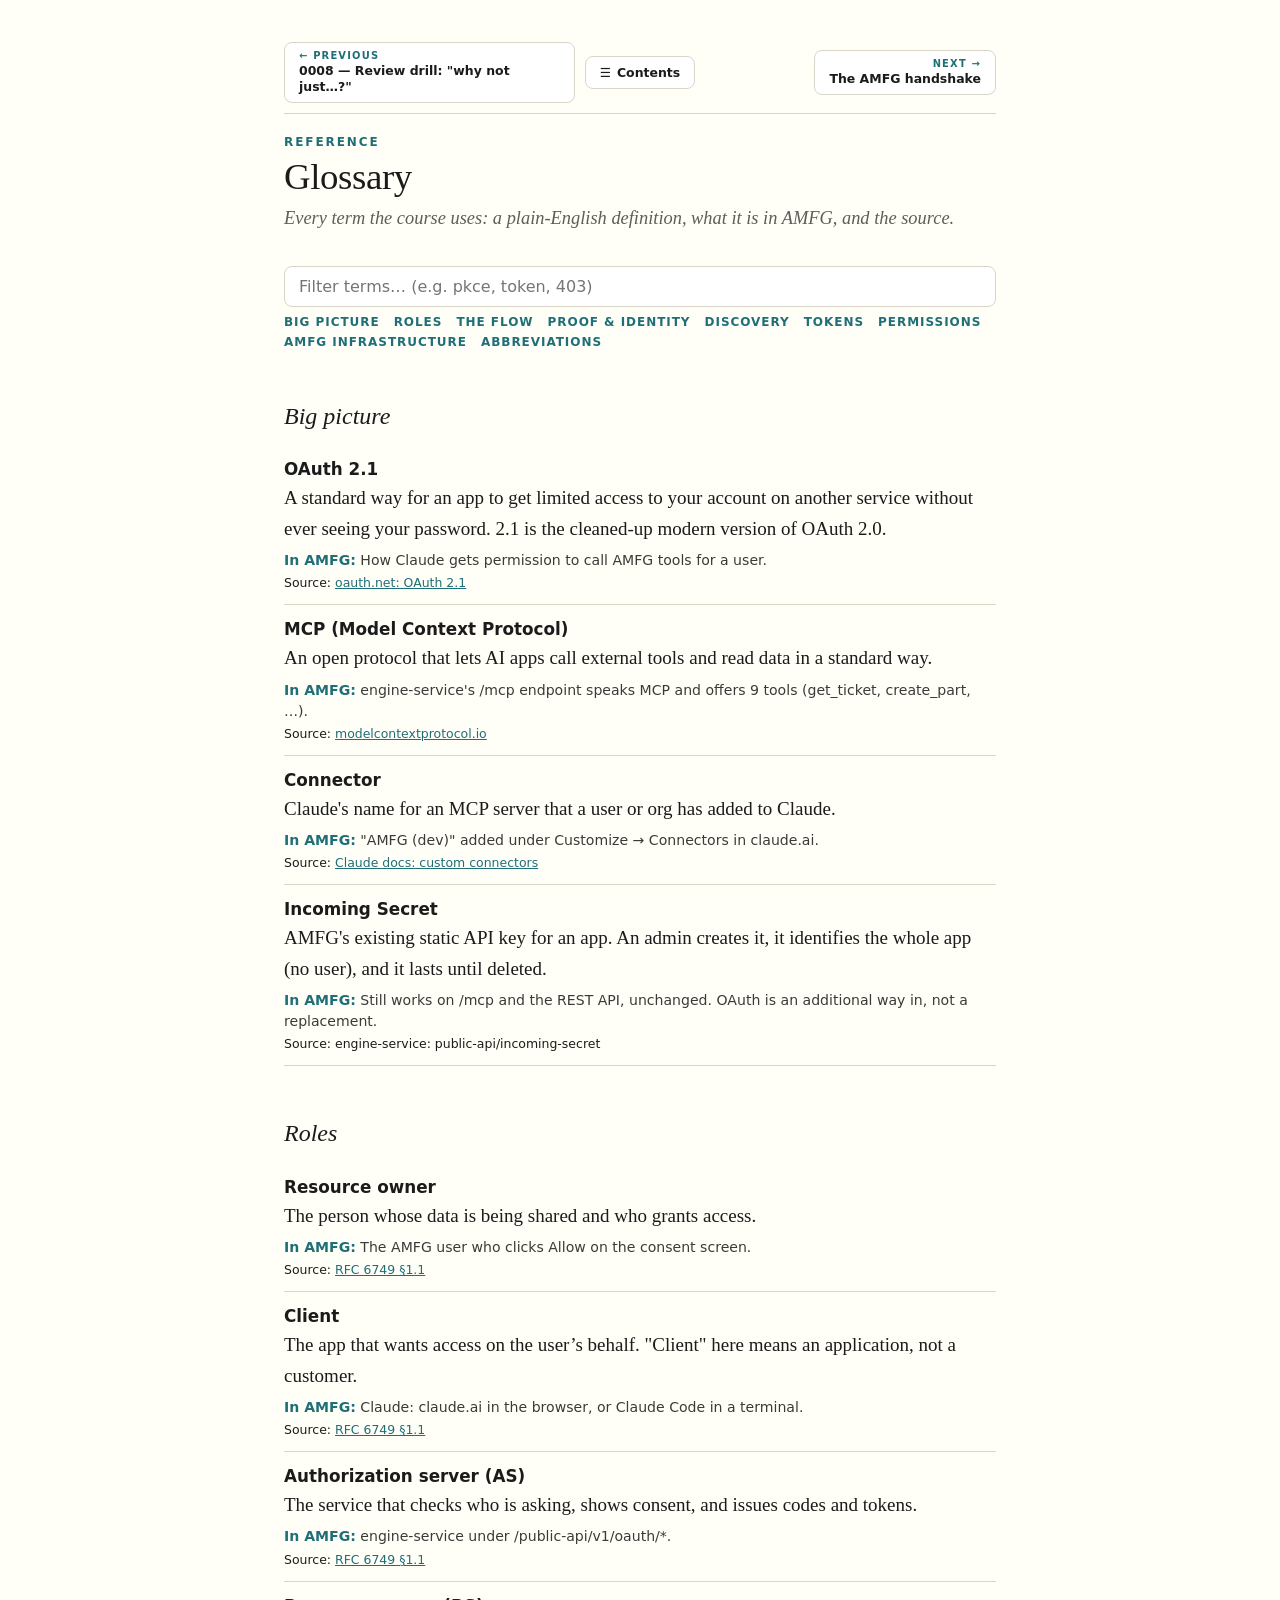
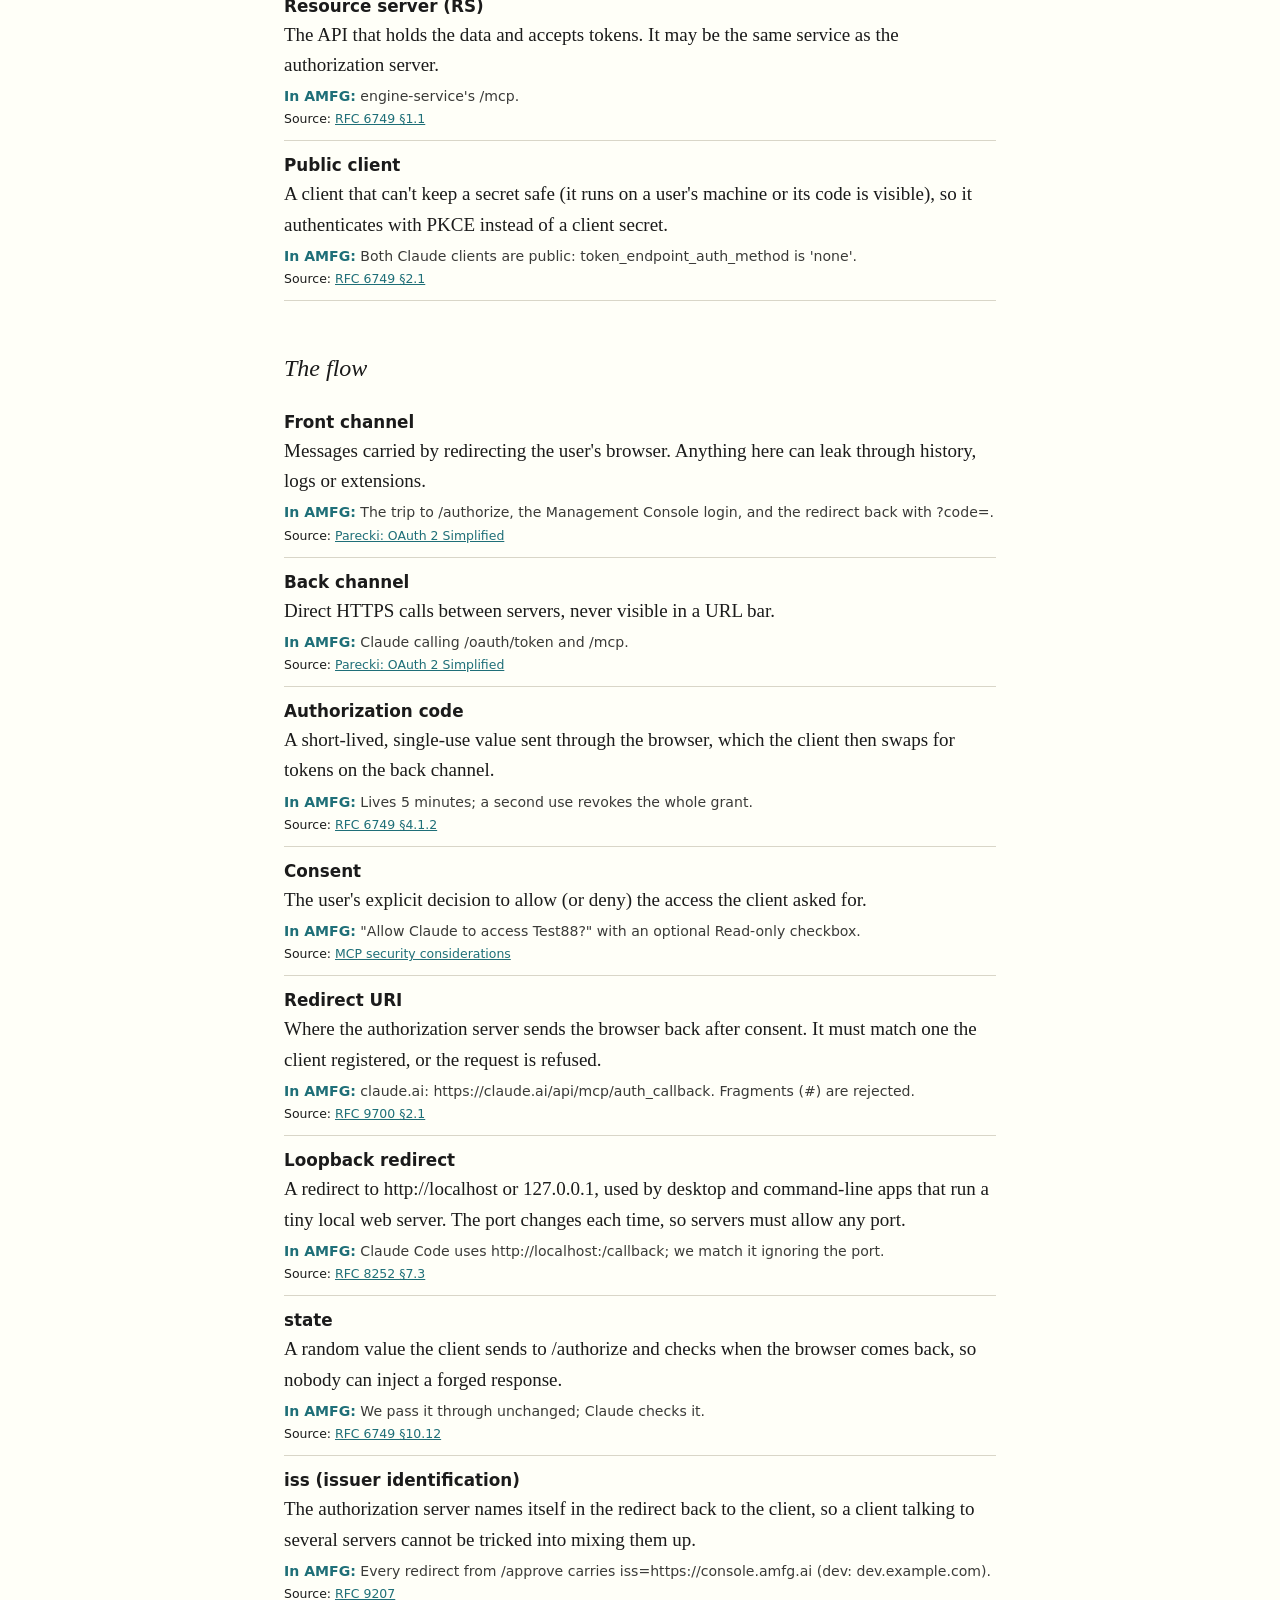
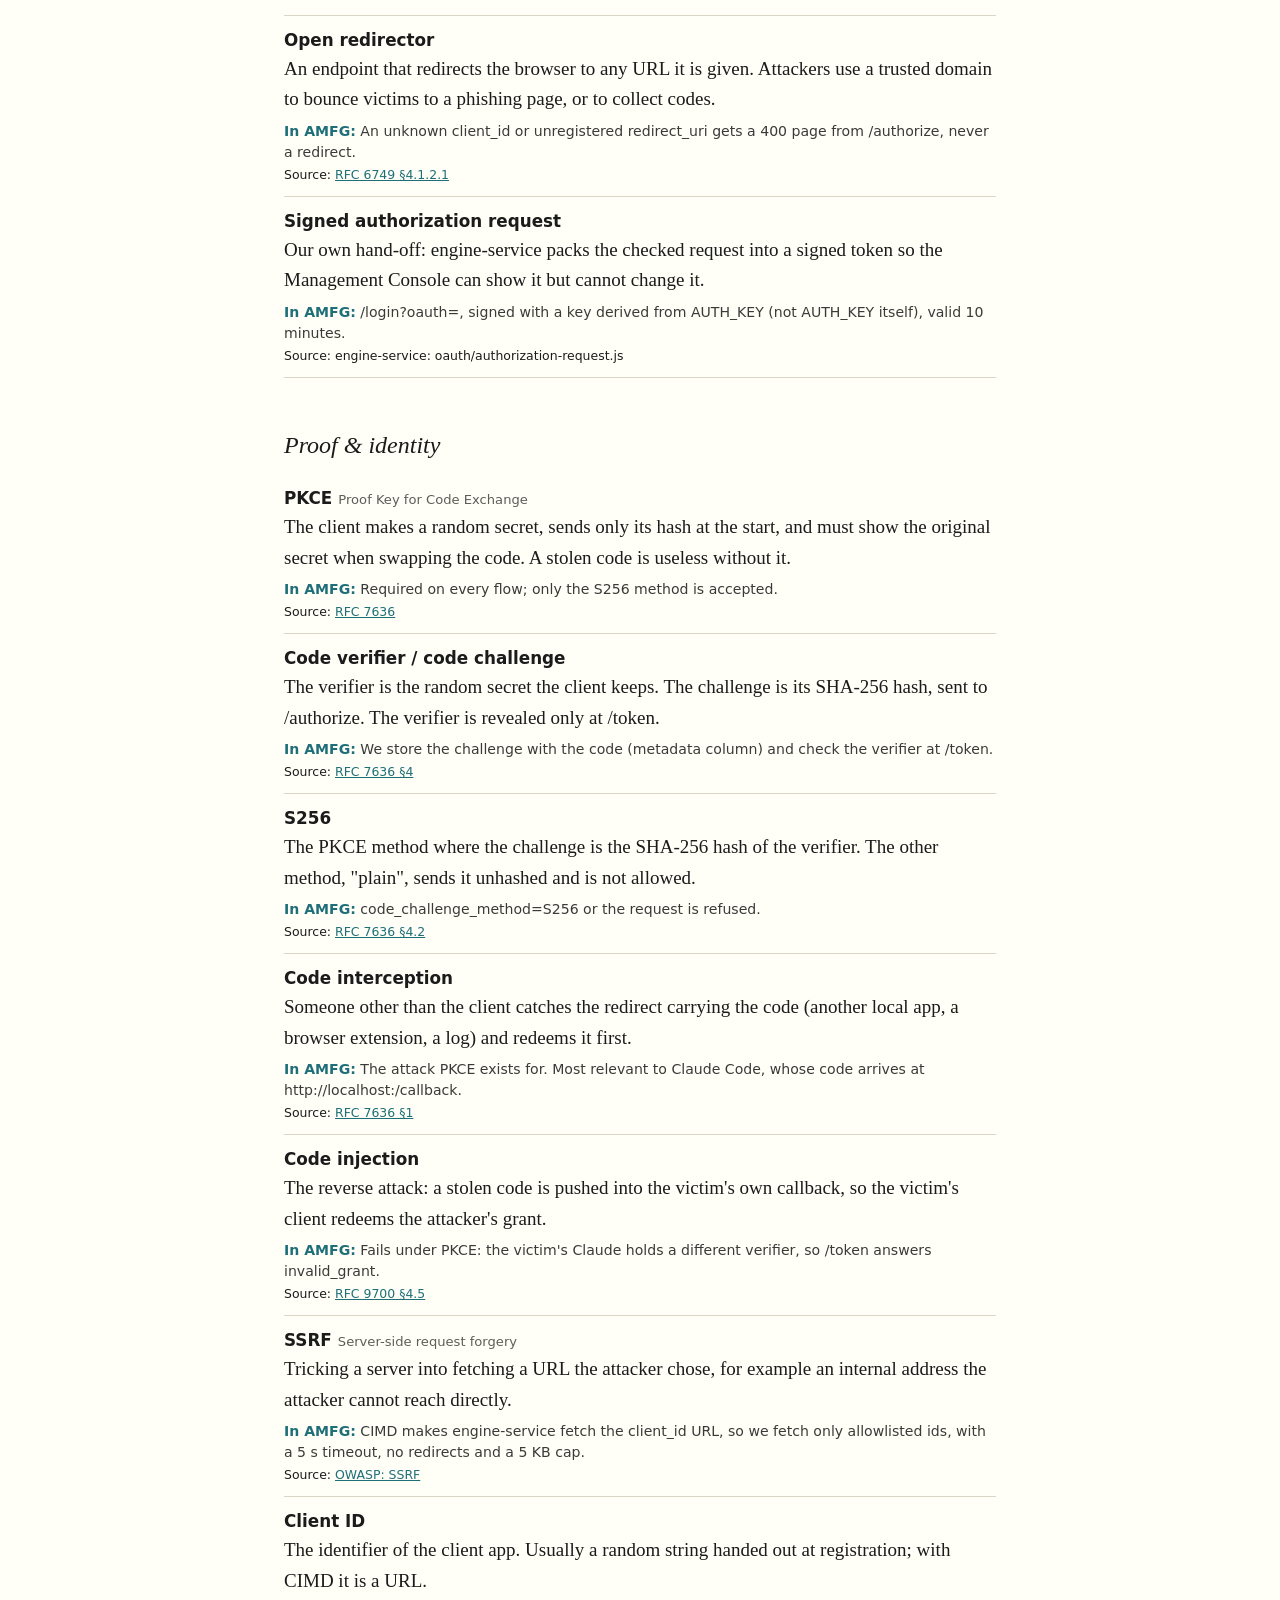
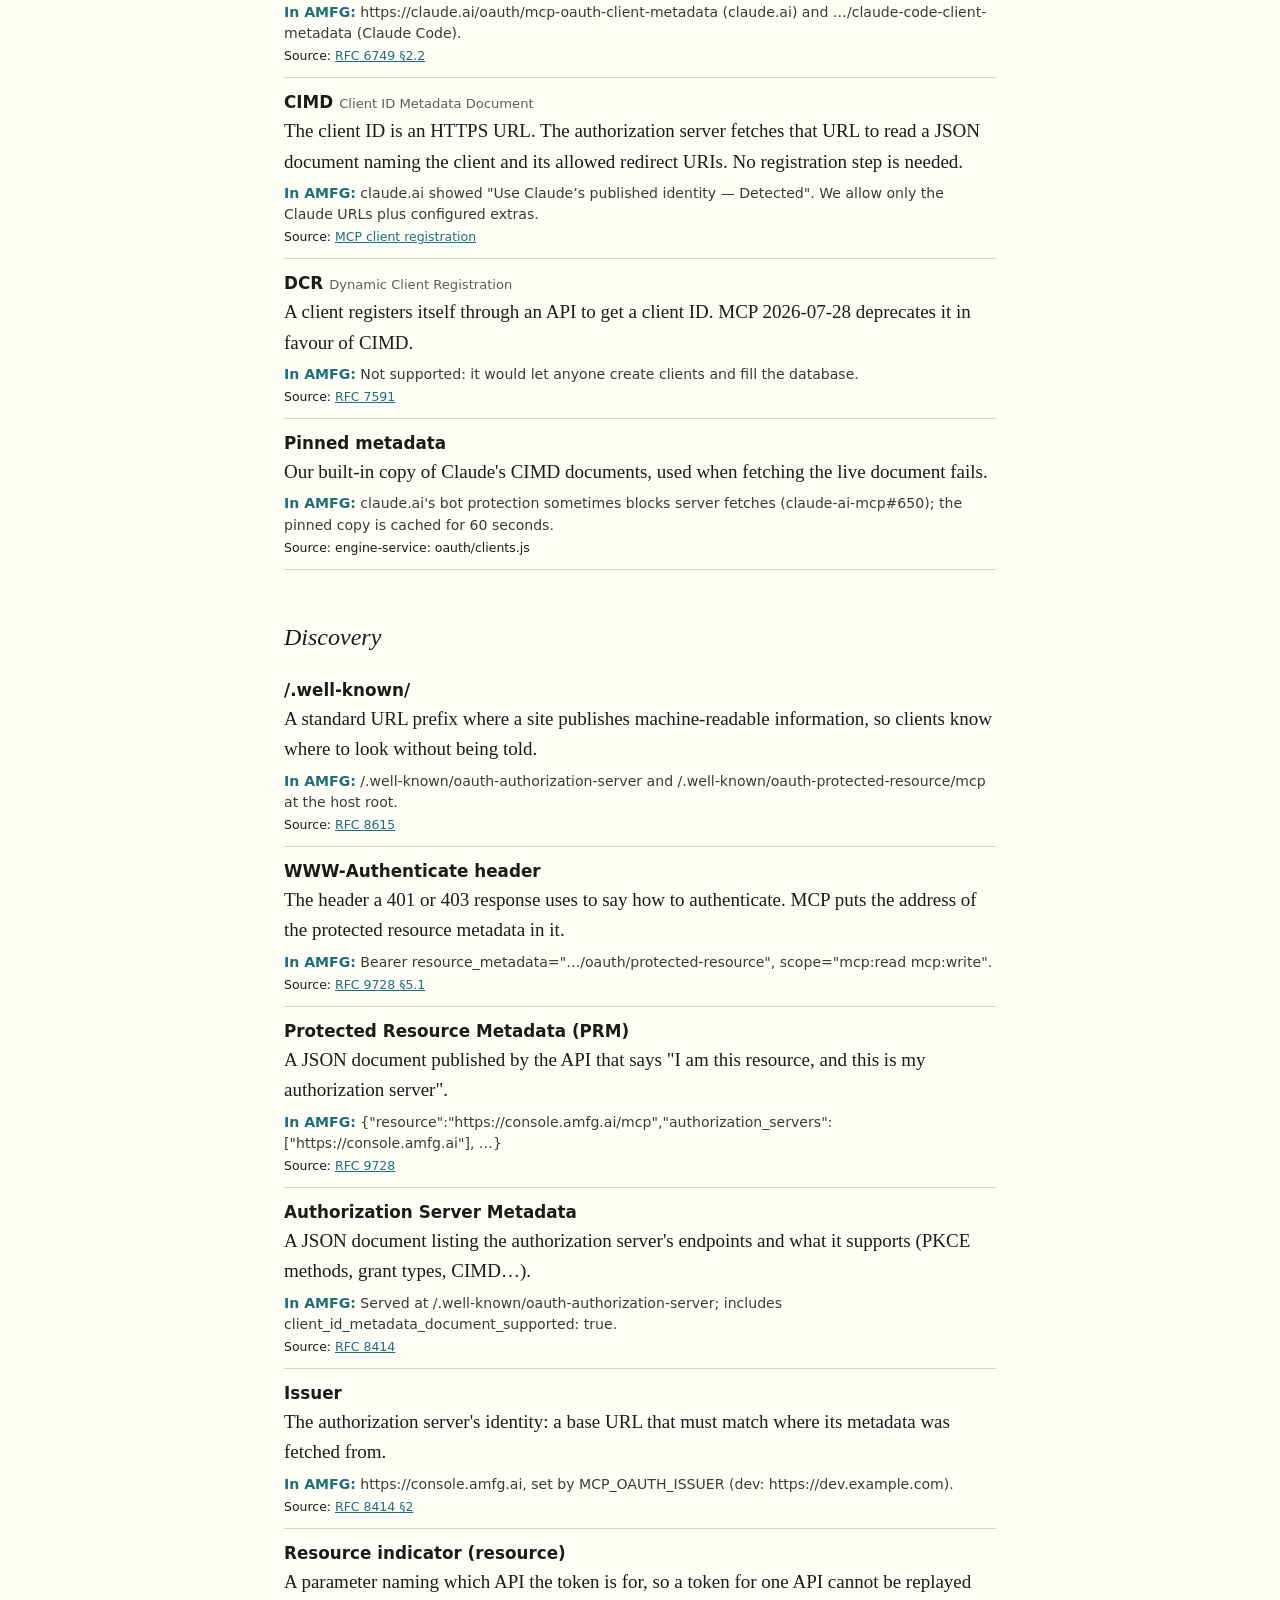
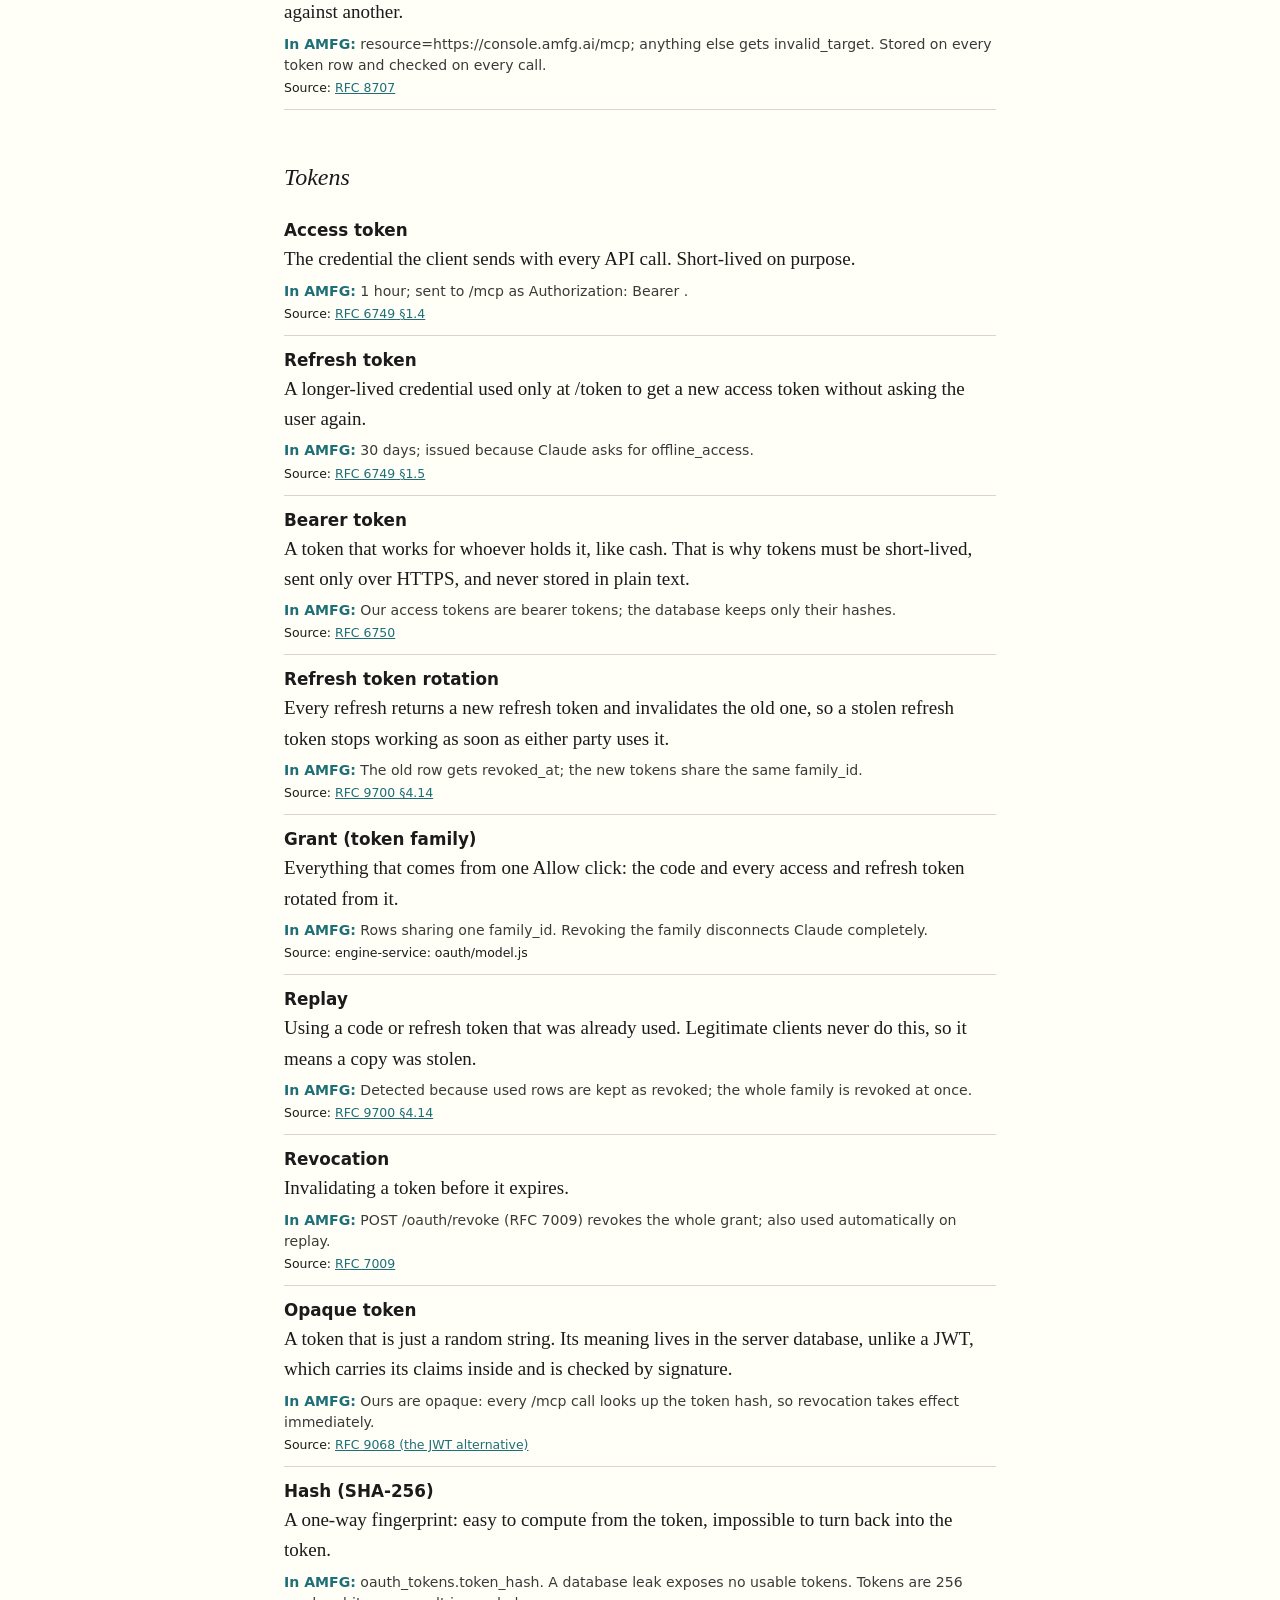
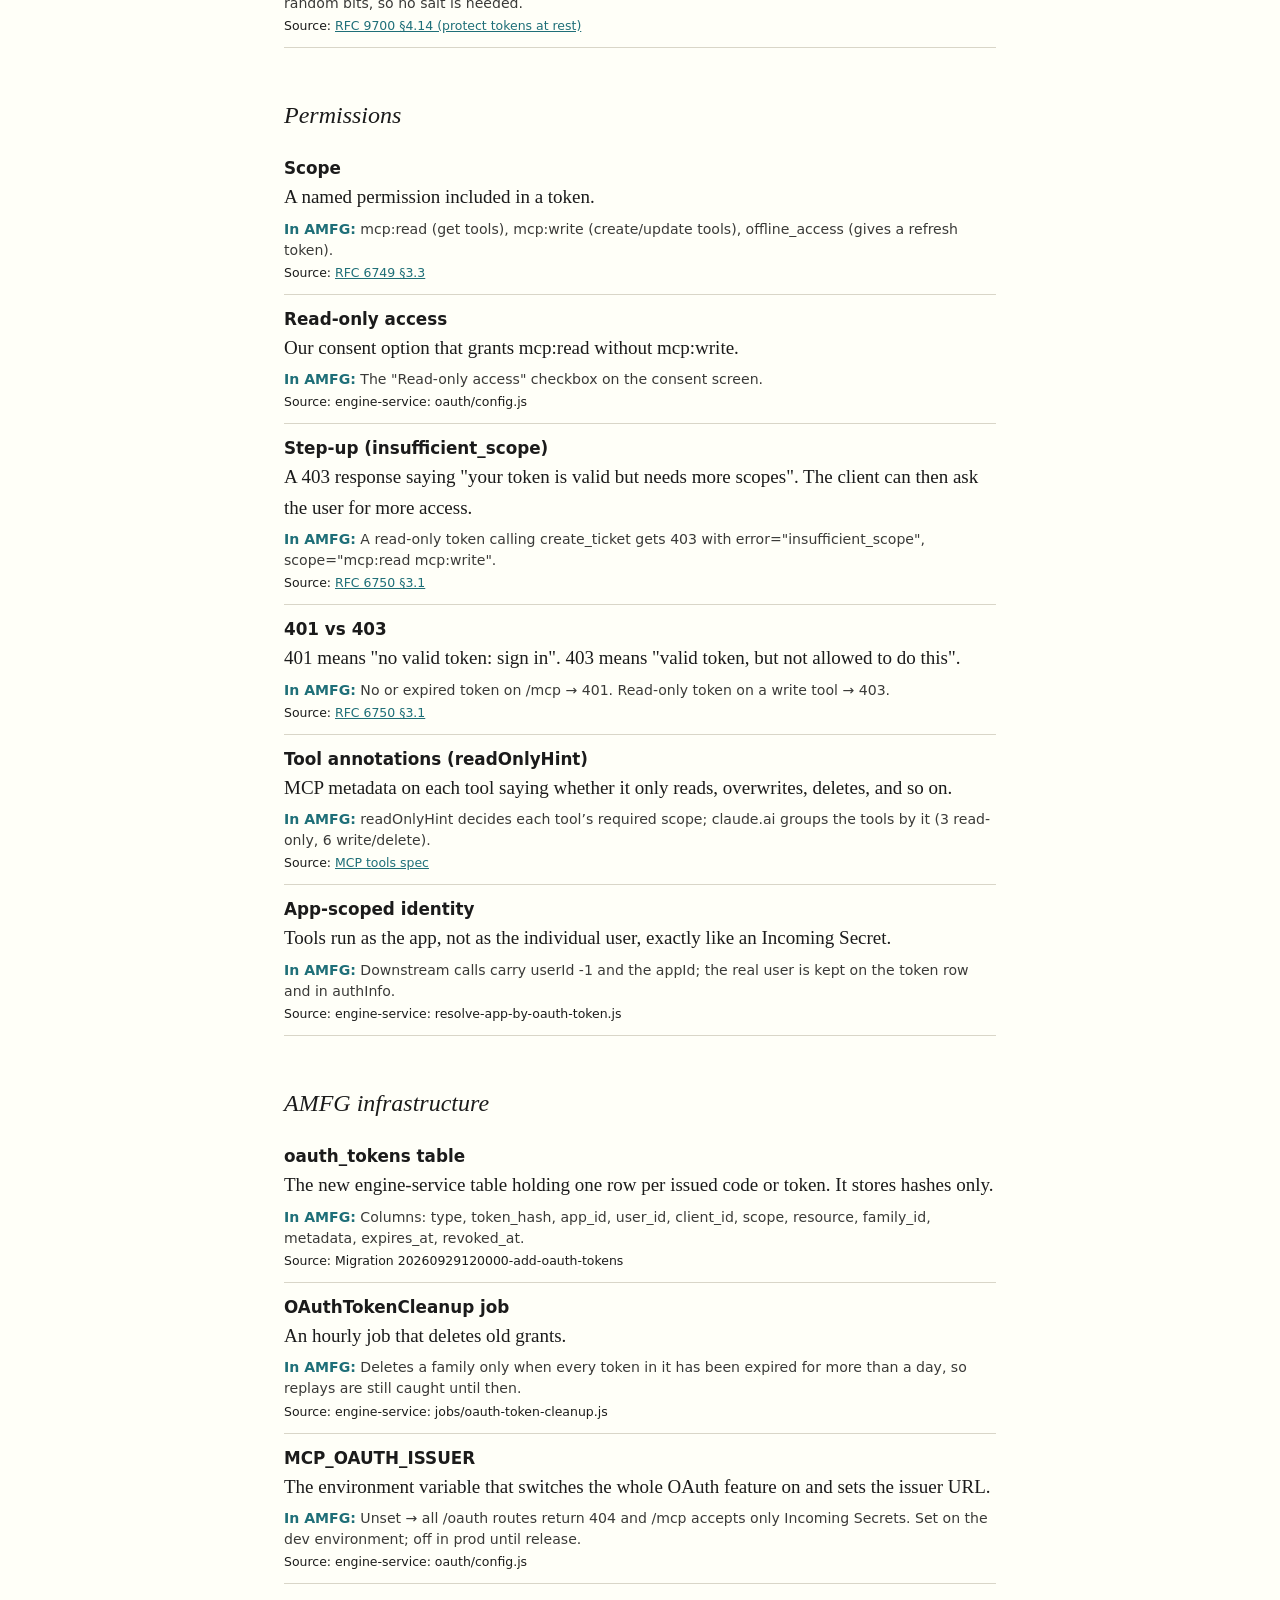
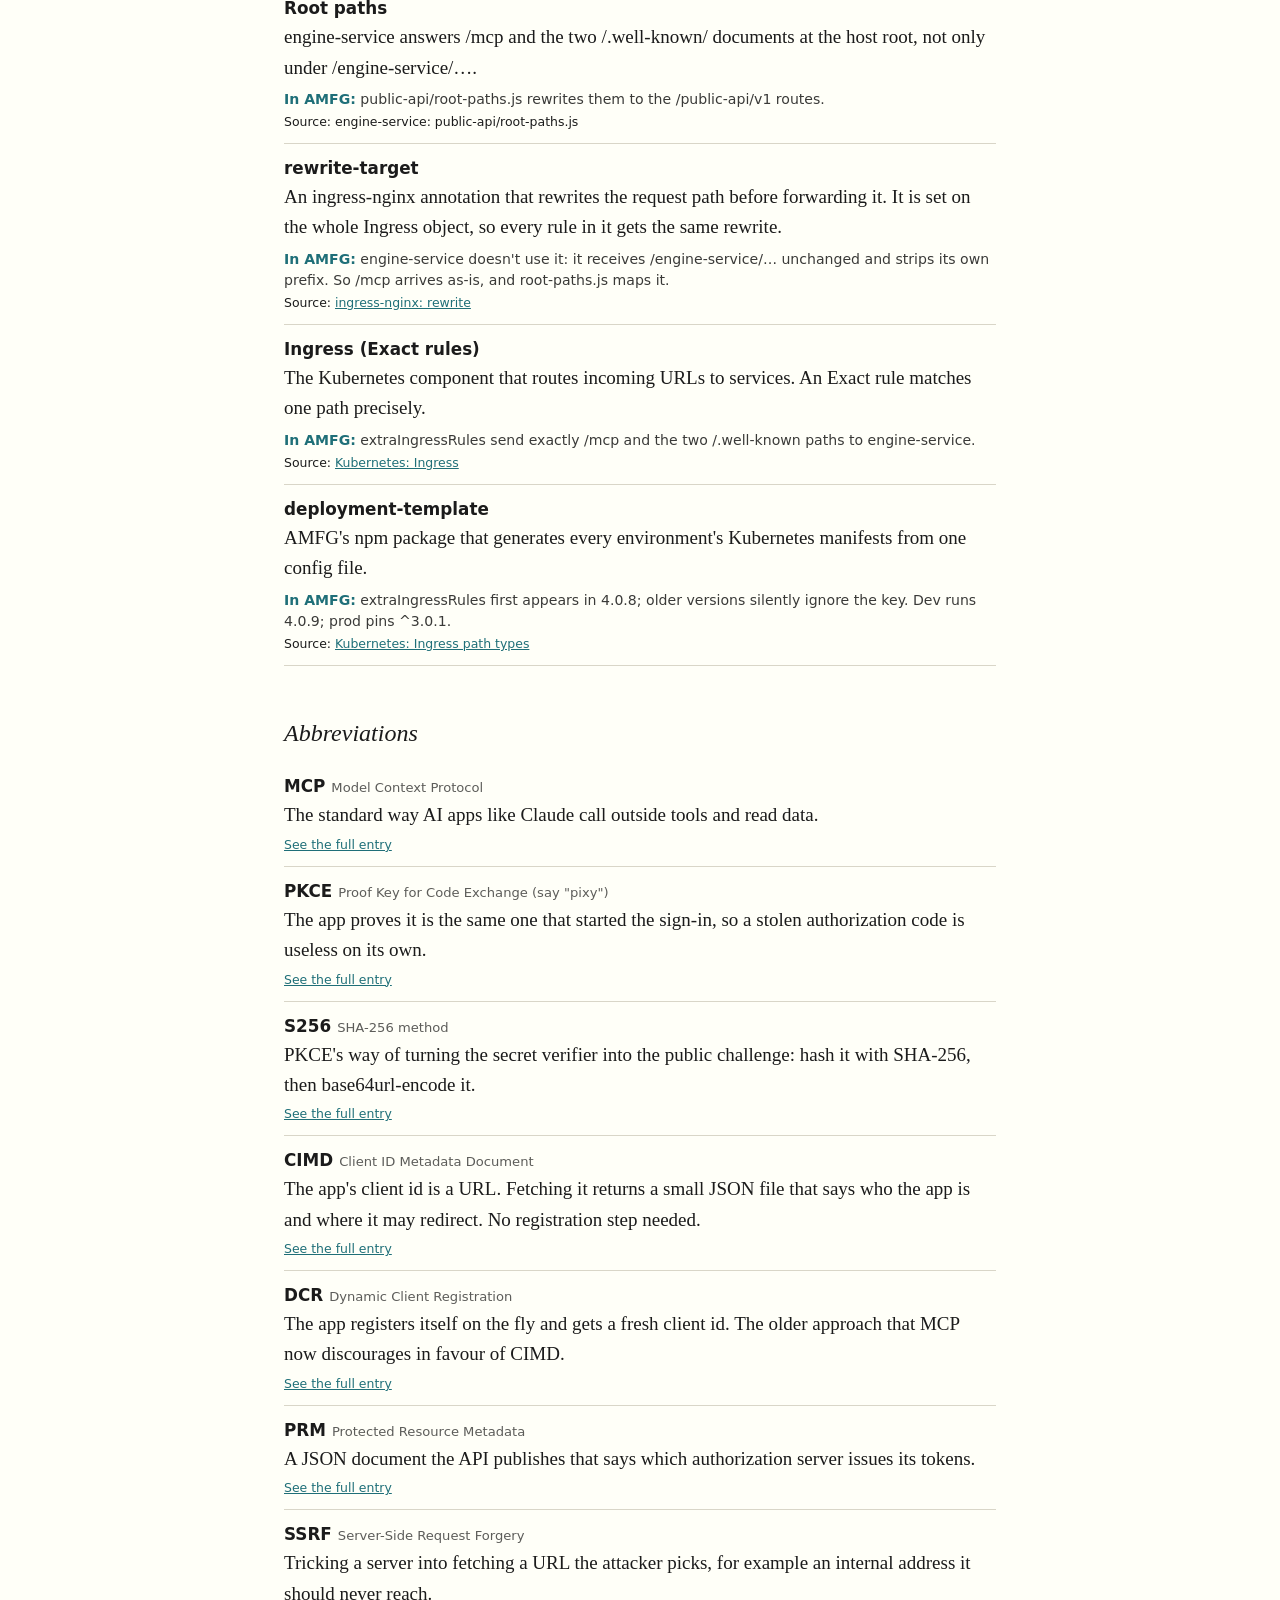
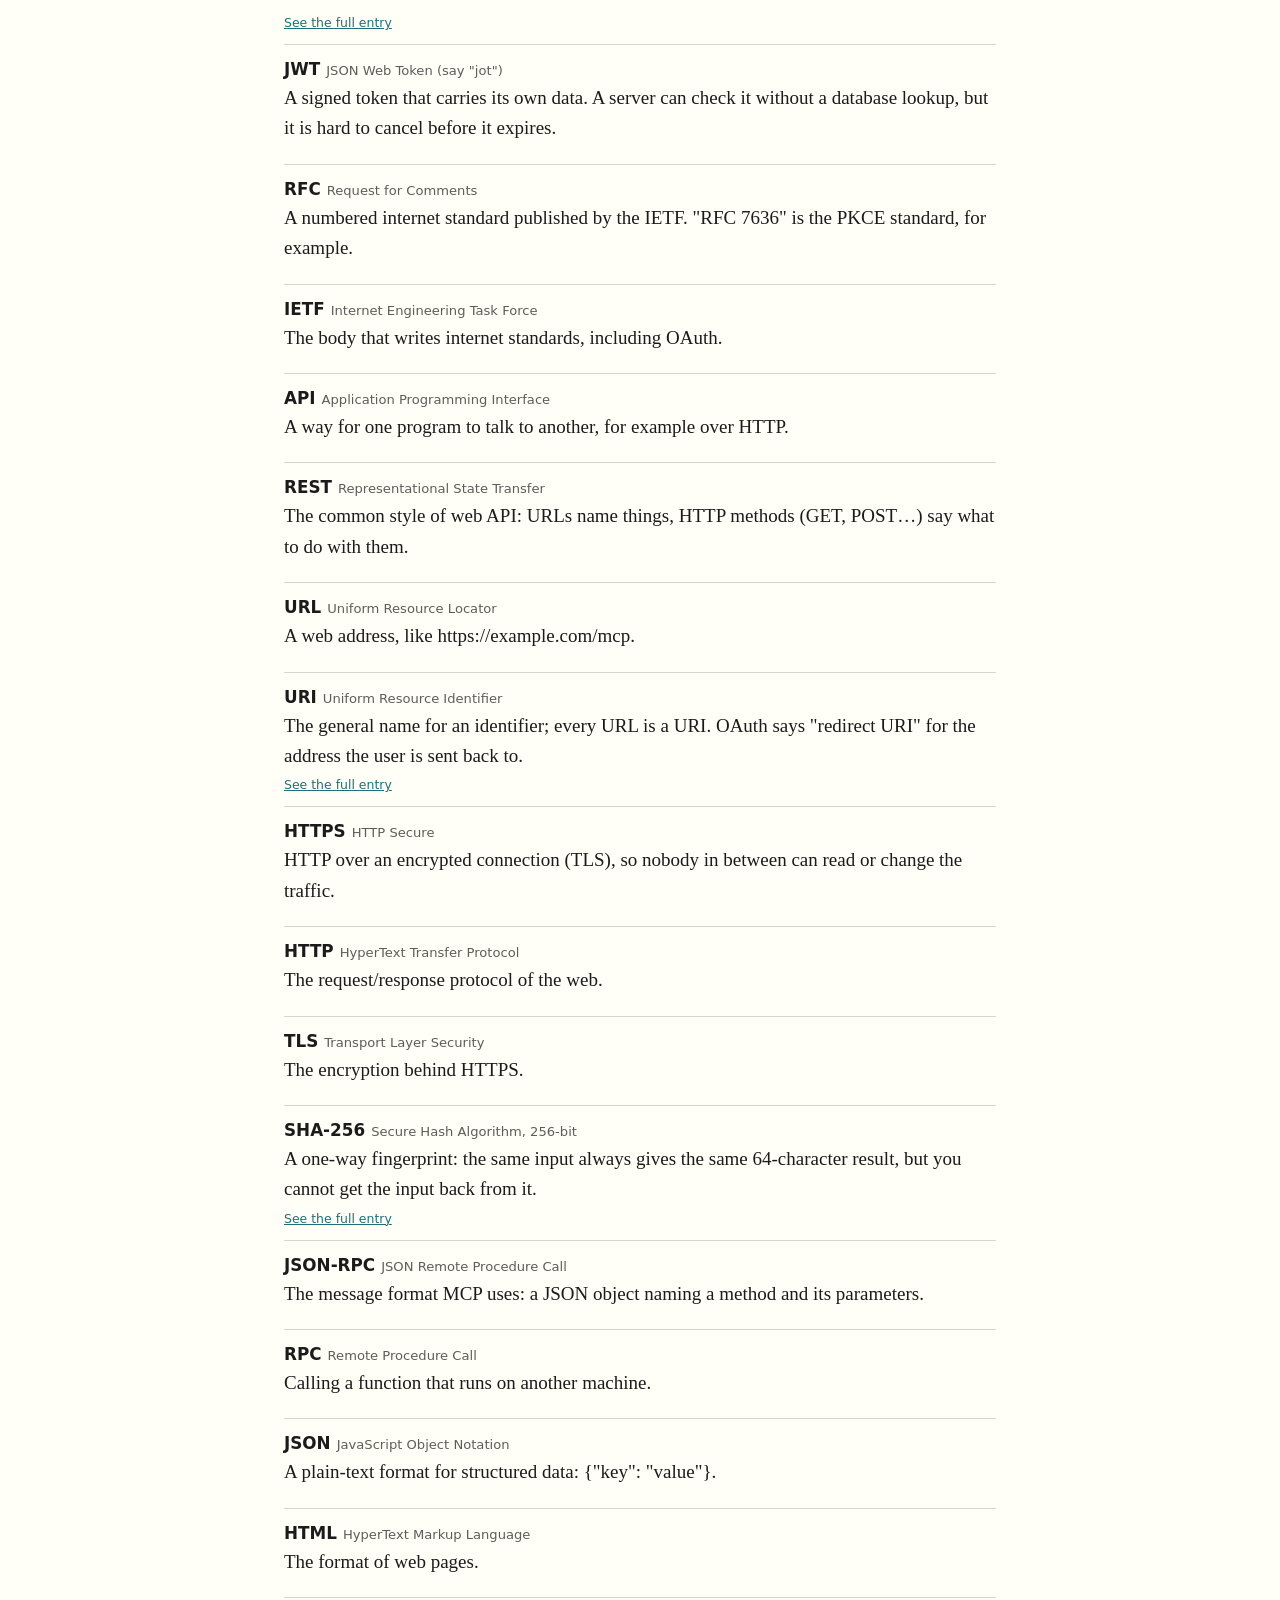
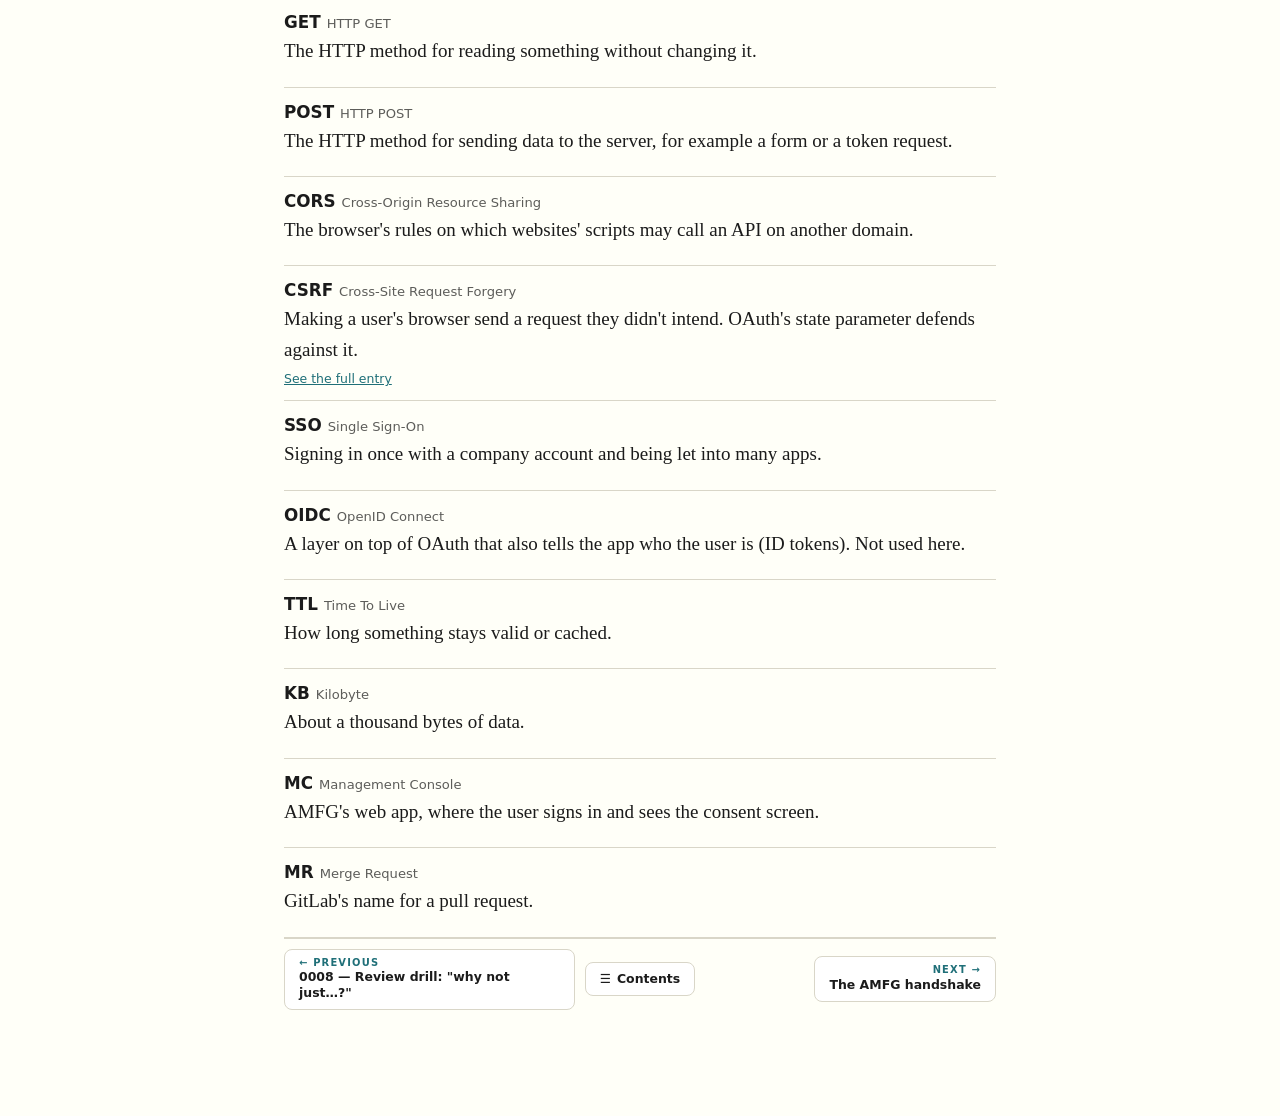
<file: reference/glossary.html>
<!doctype html>
<html lang="en">
<head>
<meta charset="utf-8">
<meta name="viewport" content="width=device-width, initial-scale=1">
<title>Reference — Glossary</title>
<link rel="stylesheet" href="../assets/course.css">
<style>
  .search { width: 100%; font: 1rem var(--sans); padding: 10px 14px; border: 1px solid var(--rule); border-radius: 8px; background: #fff; margin: 4px 0 8px; }
  .toc { display: flex; flex-wrap: wrap; gap: 6px 14px; font: 600 0.75rem var(--sans); letter-spacing: .08em; text-transform: uppercase; margin-bottom: 8px; }
  .toc a { text-decoration: none; }
  .term { padding: 14px 0; border-bottom: 1px solid var(--rule); scroll-margin-top: 16px; }
  .term:target { background: var(--accent-soft); margin: 0 -12px; padding: 14px 12px; border-radius: 6px; }
  .term h4 { margin: 0 0 4px; font: 600 1.05rem var(--sans); }
  .term h4 a { color: var(--ink); text-decoration: none; }
  .term .aka { font: 0.82rem var(--sans); color: var(--soft); margin-left: 6px; font-weight: 400; }
  .term .plain { margin: 0 0 6px; }
  .term .amfg { font: 0.88rem/1.5 var(--sans); color: #3a3a38; margin: 0 0 4px; }
  .term .amfg b { color: var(--accent); }
  .term .src { font: 0.78rem var(--sans); }
  .empty { color: var(--soft); font-style: italic; display: none; }
  @media print { .search, .toc { display: none; } .term { break-inside: avoid; } }
</style>
</head>
<body>
<main>
<nav class="lesson-nav" data-auto></nav>
<div class="kicker">Reference</div>
<h1>Glossary</h1>
<p class="subtitle">Every term the course uses: a plain-English definition, what it is in AMFG, and the source.</p>
<input class="search" type="search" placeholder="Filter terms… (e.g. pkce, token, 403)" aria-label="Filter terms">
<div class="toc"></div>
<div id="list"></div>
<p class="empty">No term matches.</p>
<footer><nav class="lesson-nav" data-auto></nav></footer>
</main>
<script src="../assets/terms.js"></script>
<script>
  const groups = [...new Set(TERMS.map((t) => t.group))];
  const slug = (g) => g.toLowerCase().replace(/[^a-z]+/g, '-');
  document.querySelector('.toc').innerHTML = groups.map((g) => `<a href="#${slug(g)}">${g}</a>`).join('') + `<a href="#abbreviations">Abbreviations</a>`;
  document.getElementById('list').innerHTML = groups.map((g) => `
    <section data-group><h2 id="${slug(g)}">${g}</h2>
    ${TERMS.filter((t) => t.group === g).map((t) => `
      <div class="term" id="${t.id}" data-text="${(t.term + ' ' + (t.aka || '') + ' ' + t.plain + ' ' + t.amfg).toLowerCase().replace(/"/g, '')}">
        <h4><a href="#${t.id}">${t.term}</a>${t.aka ? `<span class="aka">${t.aka}</span>` : ''}</h4>
        <p class="plain">${t.plain}</p>
        <p class="amfg"><b>In AMFG:</b> ${t.amfg}</p>
        <div class="src">Source: ${t.src[1] ? `<a href="${t.src[1]}" target="_blank" rel="noopener">${t.src[0]}</a>` : t.src[0]}</div>
      </div>`).join('')}</section>`).join('') + `
    <section data-group><h2 id="abbreviations">Abbreviations</h2>
    ${ABBRS.filter((a) => a.abbr !== "SHA256").map((a) => `
      <div class="term" id="abbr-${a.abbr}" data-text="${(a.abbr + " " + a.full + " " + a.plain).toLowerCase().replace(/"/g, "")}">
        <h4><a href="#abbr-${a.abbr}">${a.abbr}</a><span class="aka">${a.full}</span></h4>
        <p class="plain">${a.plain}</p>
        ${a.t ? `<div class="src"><a href="#${a.t}">See the full entry</a></div>` : ""}
      </div>`).join("")}</section>`;
  const search = document.querySelector('.search');
  search.addEventListener('input', () => {
    const q = search.value.trim().toLowerCase();
    let shown = 0;
    document.querySelectorAll('.term').forEach((el) => { const hit = !q || el.dataset.text.includes(q); el.style.display = hit ? '' : 'none'; shown += hit; });
    document.querySelectorAll('section[data-group]').forEach((s) => { s.style.display = [...s.querySelectorAll('.term')].some((t) => t.style.display !== 'none') ? '' : 'none'; });
    document.querySelector('.empty').style.display = shown ? 'none' : 'block';
  });
  if (location.hash) document.querySelector(location.hash)?.scrollIntoView();
</script>
<script src="../assets/nav.js"></script>
</body>
</html>
</file>
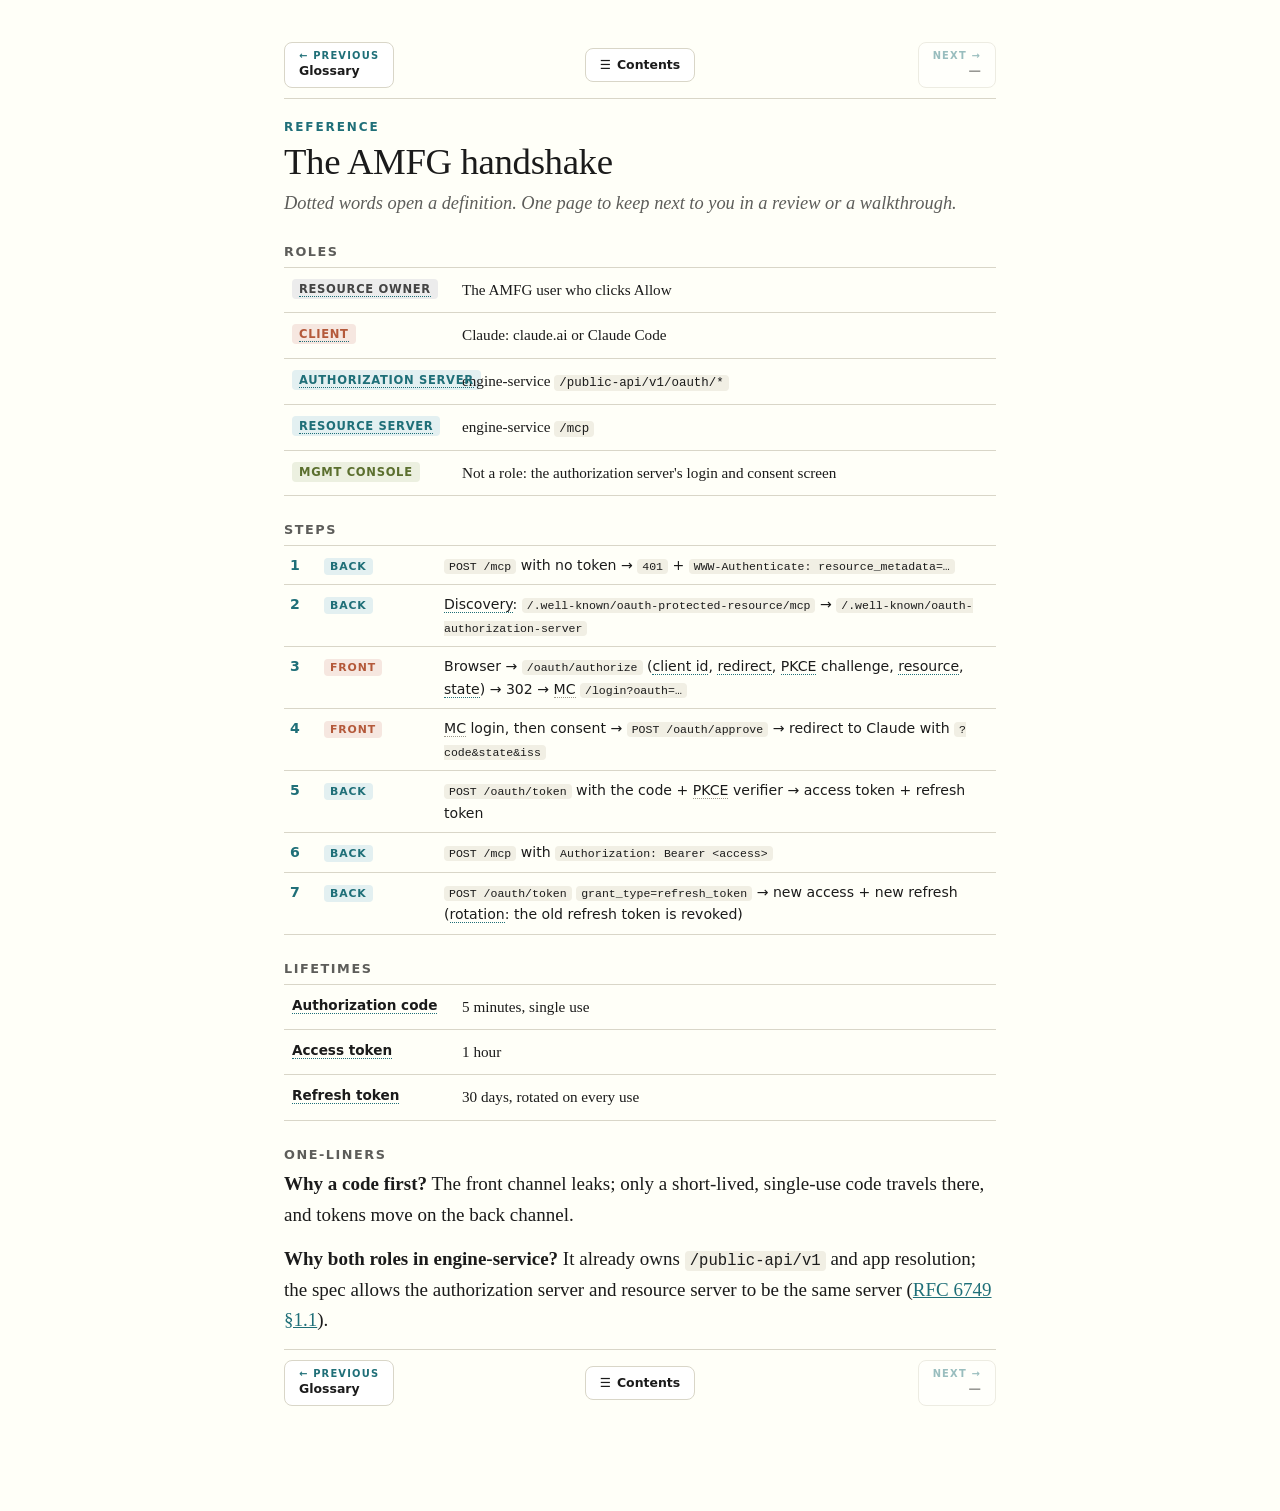
<file: reference/handshake.html>
<!doctype html>
<html lang="en">
<head>
<meta charset="utf-8">
<meta name="viewport" content="width=device-width, initial-scale=1">
<title>Reference — the AMFG handshake</title>
<link rel="stylesheet" href="../assets/course.css">
<style>
  .steps { display: grid; grid-template-columns: 34px 120px 1fr; border-top: 1px solid var(--rule); font-family: var(--sans); font-size: 0.88rem; }
  .steps > div { padding: 8px 6px; border-bottom: 1px solid var(--rule); }
  .steps .n { font-weight: 700; color: var(--accent); }
  .ch { font: 600 0.68rem/1 var(--sans); letter-spacing: .08em; text-transform: uppercase; padding: 2px 6px; border-radius: 4px; }
  .ch.f { background: #f6e7e0; color: var(--claude); }
  .ch.b { background: var(--accent-soft); color: var(--accent); }
</style>
</head>
<body>
<main>
<nav class="lesson-nav" data-auto></nav>
<div class="kicker">Reference</div>
<h1>The AMFG handshake</h1>
<p class="subtitle">Dotted words open a definition. One page to keep next to you in a review or a walkthrough.</p>

<h3>Roles</h3>
<div class="defs">
  <div><span class="actor user"><dfn data-t="resource-owner">Resource owner</dfn></span></div><div>The AMFG user who clicks Allow</div>
  <div><span class="actor claude"><dfn data-t="client">Client</dfn></span></div><div>Claude: claude.ai or Claude Code</div>
  <div><span class="actor engine"><dfn data-t="authorization-server">Authorization server</dfn></span></div><div>engine-service <code>/public-api/v1/oauth/*</code></div>
  <div><span class="actor engine"><dfn data-t="resource-server">Resource server</dfn></span></div><div>engine-service <code>/mcp</code></div>
  <div><span class="actor mc">Mgmt Console</span></div><div>Not a role: the authorization server's login and consent screen</div>
</div>

<h3>Steps</h3>
<div class="steps">
  <div class="n">1</div><div><span class="ch b">back</span></div><div><code>POST /mcp</code> with no token → <code>401</code> + <code>WWW-Authenticate: resource_metadata=…</code></div>
  <div class="n">2</div><div><span class="ch b">back</span></div><div><dfn data-t="as-metadata">Discovery</dfn>: <code>/.well-known/oauth-protected-resource/mcp</code> → <code>/.well-known/oauth-authorization-server</code></div>
  <div class="n">3</div><div><span class="ch f">front</span></div><div>Browser → <code>/oauth/authorize</code> (<dfn data-t="client-id">client id</dfn>, <dfn data-t="redirect-uri">redirect</dfn>, <dfn data-t="pkce">PKCE</dfn> challenge, <dfn data-t="resource-indicator">resource</dfn>, <dfn data-t="state">state</dfn>) → 302 → MC <code>/login?oauth=…</code></div>
  <div class="n">4</div><div><span class="ch f">front</span></div><div>MC login, then consent → <code>POST /oauth/approve</code> → redirect to Claude with <code>?code&amp;state&amp;iss</code></div>
  <div class="n">5</div><div><span class="ch b">back</span></div><div><code>POST /oauth/token</code> with the code + PKCE verifier → access token + refresh token</div>
  <div class="n">6</div><div><span class="ch b">back</span></div><div><code>POST /mcp</code> with <code>Authorization: Bearer &lt;access&gt;</code></div>
  <div class="n">7</div><div><span class="ch b">back</span></div><div><code>POST /oauth/token</code> <code>grant_type=refresh_token</code> → new access + new refresh (<dfn data-t="rotation">rotation</dfn>: the old refresh token is revoked)</div>
</div>

<h3>Lifetimes</h3>
<div class="defs">
  <div><dfn data-t="authorization-code">Authorization code</dfn></div><div>5 minutes, single use</div>
  <div><dfn data-t="access-token">Access token</dfn></div><div>1 hour</div>
  <div><dfn data-t="refresh-token">Refresh token</dfn></div><div>30 days, rotated on every use</div>
</div>

<h3>One-liners</h3>
<p><b>Why a code first?</b> The front channel leaks; only a short-lived, single-use code travels there, and tokens move on the back channel.</p>
<p><b>Why both roles in engine-service?</b> It already owns <code>/public-api/v1</code> and app resolution; the spec allows the authorization server and resource server to be the same server (<a href="https://www.rfc-editor.org/rfc/rfc6749#section-1.1">RFC 6749 §1.1</a>).</p>

<footer><nav class="lesson-nav" data-auto></nav></footer>
</main>
<script src="../assets/terms.js"></script>
<script src="../assets/nav.js"></script>
</body>
</html>
</file>
<file: assets/course.css>
/* Shared course stylesheet: Tufte-like reading layout, printable. */
:root {
  --paper: #fffff8;
  --ink: #1b1b1b;
  --soft: #5d5d5a;
  --rule: #d9d6c8;
  --accent: #1f6f78;
  --accent-soft: #e3f0f1;
  --good: #2f7d32;
  --good-soft: #e6f2e6;
  --bad: #a3322b;
  --bad-soft: #f7e5e3;
  --claude: #b4593a;
  --engine: #1f6f78;
  --mc: #5b6f2e;
  --serif: Charter, "Bitstream Charter", "Iowan Old Style", Georgia, serif;
  --sans: "Inter", system-ui, -apple-system, "Segoe UI", sans-serif;
  --mono: "JetBrains Mono", ui-monospace, SFMono-Regular, Menlo, monospace;
}
* { box-sizing: border-box; }
html { background: var(--paper); }
body { margin: 0; color: var(--ink); font: 19px/1.6 var(--serif); }
main { max-width: 760px; margin: 0 auto; padding: 32px 24px 80px; }
h1 { font-weight: 400; font-size: 2.3rem; line-height: 1.15; margin: 8px 0 6px; letter-spacing: -0.01em; }
h2 { font-weight: 400; font-style: italic; font-size: 1.5rem; margin: 48px 0 10px; }
h3 { font: 600 0.8rem/1 var(--sans); letter-spacing: 0.12em; text-transform: uppercase; color: var(--soft); margin: 28px 0 8px; }
p, li { margin: 0 0 14px; }
a { color: var(--accent); }
code, .mono { font-family: var(--mono); font-size: 0.82em; }
code { background: #f1efe4; padding: 1px 5px; border-radius: 4px; }
.kicker { font: 600 0.75rem/1 var(--sans); letter-spacing: 0.16em; text-transform: uppercase; color: var(--accent); }
.subtitle { color: var(--soft); font-style: italic; font-size: 1.15rem; margin-bottom: 28px; }

/* prev / next */
.lesson-nav { display: flex; justify-content: space-between; gap: 12px; font: 600 0.72rem/1.4 var(--sans); letter-spacing: 0.1em; text-transform: uppercase; padding: 10px 0; border-bottom: 1px solid var(--rule); margin-bottom: 22px; }
footer .lesson-nav { border-bottom: 0; border-top: 1px solid var(--rule); margin: 0 0 16px; }
.lesson-nav a { text-decoration: none; }
.lesson-nav .spacer { flex: 1; }

/* side notes: float right on wide screens, inline on narrow */
.aside { font-size: 0.82rem; line-height: 1.45; color: var(--soft); border-left: 2px solid var(--rule); padding-left: 12px; margin: 6px 0 16px; }
@media (min-width: 1180px) {
  .aside { float: right; clear: right; width: 260px; margin-right: -300px; border-left: 0; padding-left: 0; }
}

.goal { border: 1px solid var(--rule); border-left: 4px solid var(--accent); background: #fff; padding: 14px 18px; margin: 18px 0 26px; font-family: var(--sans); font-size: 0.92rem; }
.goal b { font-weight: 600; }
.callout { background: var(--accent-soft); padding: 14px 18px; border-radius: 6px; font-size: 0.95rem; margin: 18px 0; }

/* actor tags */
.actor { font: 600 0.72rem/1 var(--sans); letter-spacing: 0.06em; text-transform: uppercase; padding: 3px 7px; border-radius: 4px; white-space: nowrap; }
.actor.claude { color: var(--claude); background: #f6e7e0; }
.actor.engine { color: var(--engine); background: var(--accent-soft); }
.actor.mc { color: var(--mc); background: #ecf0e0; }
.actor.user { color: #444; background: #ececec; }

/* definition table (CSS grid) */
.defs { display: grid; grid-template-columns: 170px 1fr; border-top: 1px solid var(--rule); font-size: 0.95rem; }
.defs > div { padding: 10px 8px; border-bottom: 1px solid var(--rule); }
.defs > div:nth-child(odd) { font-family: var(--sans); font-weight: 600; font-size: 0.85rem; }
@media (max-width: 560px) { .defs { grid-template-columns: 1fr; } .defs > div:nth-child(odd) { border-bottom: 0; padding-bottom: 0; } }

figure { margin: 22px 0; }
figure svg, figure img { width: 100%; height: auto; display: block; }
figcaption { font: 0.8rem/1.4 var(--sans); color: var(--soft); margin-top: 6px; }

/* exercises */
.exercise { border: 1px solid var(--rule); background: #fff; border-radius: 8px; padding: 18px 20px; margin: 22px 0; font-family: var(--sans); font-size: 0.95rem; }
.exercise .prompt { font-weight: 600; margin-bottom: 12px; }
.opts { display: grid; gap: 8px; }
.opt, .btn { font: inherit; text-align: left; padding: 10px 14px; border: 1px solid var(--rule); border-radius: 6px; background: var(--paper); cursor: pointer; color: var(--ink); }
.opt:hover, .btn:hover { border-color: var(--accent); }
.opt.right { background: var(--good-soft); border-color: var(--good); }
.opt.wrong { background: var(--bad-soft); border-color: var(--bad); }
.btn.primary { background: var(--accent); color: #fff; border-color: var(--accent); }
.feedback { margin-top: 10px; font-size: 0.9rem; display: none; }
.feedback.show { display: block; }
.feedback.good { color: var(--good); }
.feedback.bad { color: var(--bad); }

.order-pool, .order-picked { display: grid; gap: 6px; margin: 8px 0; min-height: 20px; }
.order-picked { counter-reset: step; }
.order-picked .item::before { counter-increment: step; content: counter(step) ". "; font-weight: 700; color: var(--accent); }
.item { padding: 8px 12px; border: 1px dashed var(--rule); border-radius: 6px; cursor: pointer; background: var(--paper); }
.item.right { border-style: solid; border-color: var(--good); background: var(--good-soft); }
.item.wrong { border-style: solid; border-color: var(--bad); background: var(--bad-soft); }

.sort-row { display: grid; grid-template-columns: 1fr auto auto; gap: 8px; align-items: center; padding: 6px 0; border-bottom: 1px solid #eee; }
.sort-row:last-child { border-bottom: 0; }
.sort-row .btn { padding: 6px 10px; font-size: 0.85rem; }

textarea { width: 100%; min-height: 80px; font: 0.95rem/1.5 var(--sans); padding: 10px; border: 1px solid var(--rule); border-radius: 6px; background: var(--paper); }
.model { display: none; margin-top: 10px; padding: 12px 14px; background: var(--accent-soft); border-radius: 6px; }
.model.show { display: block; }

.score { font: 600 0.85rem var(--sans); color: var(--soft); text-align: right; margin-top: 8px; }
.ask { border-top: 1px solid var(--rule); margin-top: 48px; padding-top: 18px; font-style: italic; color: var(--soft); }

@media print {
  .exercise, .lesson-nav { break-inside: avoid; }
  .feedback, .model { display: block !important; }
  html { background: #fff; }
}
</file>
